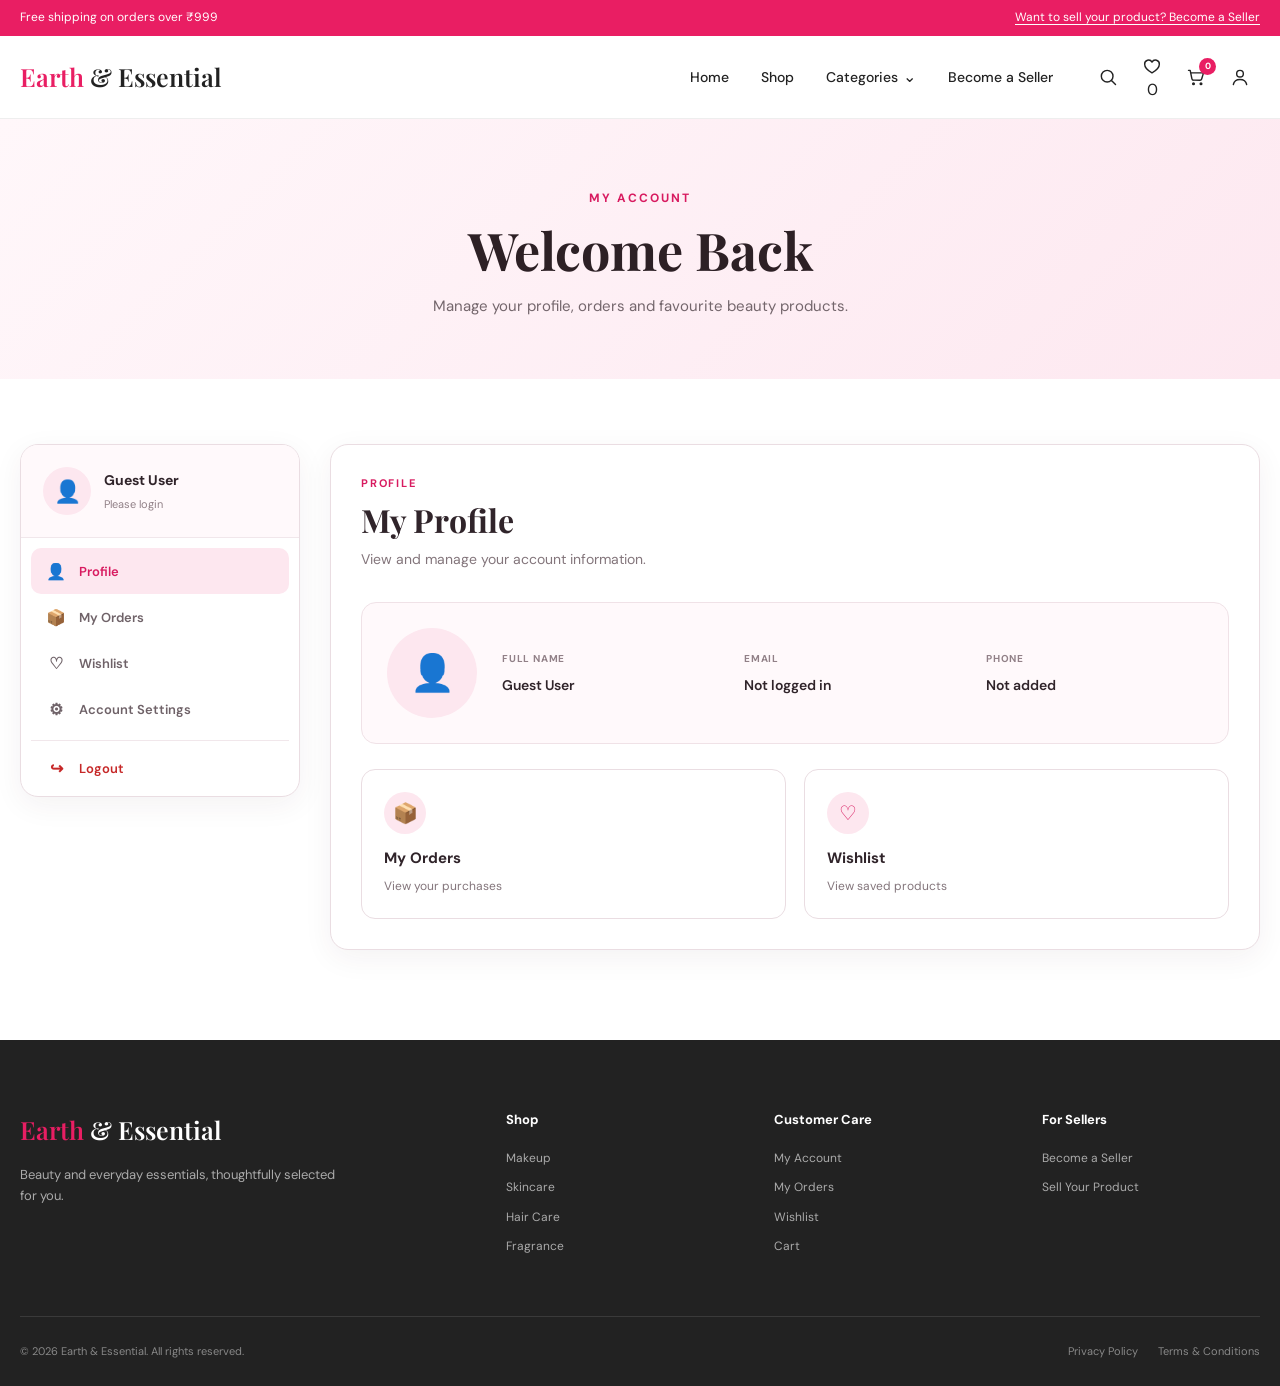
<file: account.html>
<!DOCTYPE html>
<html lang="en">
<head>
    <meta charset="UTF-8">
    <meta name="viewport" content="width=device-width, initial-scale=1.0">

    <meta
        name="description"
        content="My Account - Earth & Essential"
    >

    <title>My Account | Earth & Essential</title>

    <link rel="preconnect" href="https://fonts.googleapis.com">
    <link rel="preconnect" href="https://fonts.gstatic.com" crossorigin>

    <link
        href="https://fonts.googleapis.com/css2?family=DM+Sans:wght@400;500;600;700&family=Playfair+Display:wght@500;600;700&display=swap"
        rel="stylesheet"
    >

    <link rel="stylesheet" href="css/style.css">
    <link rel="stylesheet" href="css/account.css">
</head>

<body>

    <div class="top-bar">
        <div class="container top-bar-content">
            <p>Free shipping on orders over ₹999</p>
            <a href="seller.html">
                Want to sell your product? Become a Seller
            </a>
        </div>
    </div>


    <header class="header">

        <div class="container navbar">

            <a href="index.html" class="logo">
                <span>Earth</span> & Essential
            </a>


            <nav class="desktop-nav">

                <a href="index.html">Home</a>

                <a href="shop.html">Shop</a>

                <div class="nav-dropdown">

                    <button
                        class="nav-dropdown-button"
                        type="button"
                    >
                        Categories
                        <span>⌄</span>
                    </button>


                    <div class="category-dropdown">

                        <div class="dropdown-column">

                            <h4>Makeup</h4>

                            <a href="shop.html?category=makeup">
                                Face Makeup
                            </a>

                            <a href="shop.html?category=makeup">
                                Eye Makeup
                            </a>

                            <a href="shop.html?category=makeup">
                                Lip Makeup
                            </a>

                            <a href="shop.html?category=makeup">
                                Makeup Brushes
                            </a>

                        </div>


                        <div class="dropdown-column">

                            <h4>Skincare</h4>

                            <a href="shop.html?category=skincare">
                                Face Wash
                            </a>

                            <a href="shop.html?category=skincare">
                                Serums
                            </a>

                            <a href="shop.html?category=skincare">
                                Moisturizers
                            </a>

                            <a href="shop.html?category=skincare">
                                Face Masks
                            </a>

                        </div>


                        <div class="dropdown-column">

                            <h4>Hair Care</h4>

                            <a href="shop.html?category=hair-care">
                                Shampoo
                            </a>

                            <a href="shop.html?category=hair-care">
                                Conditioner
                            </a>

                            <a href="shop.html?category=hair-care">
                                Hair Oil
                            </a>

                            <a href="shop.html?category=hair-care">
                                Hair Styling
                            </a>

                        </div>


                        <div class="dropdown-column">

                            <h4>More</h4>

                            <a href="shop.html?category=fragrance">
                                Fragrance
                            </a>

                            <a href="shop.html?category=bath-body">
                                Bath & Body
                            </a>

                            <a href="shop.html?category=beauty-tools">
                                Beauty Tools
                            </a>

                            <a href="shop.html">
                                View All Products
                            </a>

                        </div>

                    </div>

                </div>


                <a href="seller.html">
                    Become a Seller
                </a>

            </nav>


            <div class="nav-actions">

                <button
                    class="nav-icon search-button"
                    type="button"
                    aria-label="Search"
                >
                    <svg viewBox="0 0 24 24">

                        <circle
                            cx="11"
                            cy="11"
                            r="7"
                        ></circle>

                        <path
                            d="M16.5 16.5L21 21"
                        ></path>

                    </svg>

                </button>


                <a
                    href="wishlist.html"
                    class="nav-icon"
                    aria-label="Wishlist"
                >

                    <svg viewBox="0 0 24 24">

                        <path
                            d="M20.8 8.7c0 5.5-8.8 10.3-8.8 10.3S3.2 14.2 3.2 8.7A4.7 4.7 0 0 1 12 6.1a4.7 4.7 0 0 1 8.8 2.6Z"
                        ></path>

                    </svg>

                    <span class="wishlist-count">0</span>

                </a>


                <a
                    href="cart.html"
                    class="nav-icon cart-button"
                    aria-label="Cart"
                >

                    <svg viewBox="0 0 24 24">

                        <path
                            d="M3 4h2l2.1 10.2a2 2 0 0 0 2 1.6h7.8a2 2 0 0 0 1.9-1.4L21 7H6"
                        ></path>

                        <circle
                            cx="9"
                            cy="20"
                            r="1"
                        ></circle>

                        <circle
                            cx="18"
                            cy="20"
                            r="1"
                        ></circle>

                    </svg>

                    <span class="cart-count">0</span>

                </a>


                <a
                    href="account.html"
                    class="nav-icon active"
                    aria-label="Account"
                >

                    <svg viewBox="0 0 24 24">

                        <circle
                            cx="12"
                            cy="8"
                            r="4"
                        ></circle>

                        <path
                            d="M4 21c.8-4 3.5-6 8-6s7.2 2 8 6"
                        ></path>

                    </svg>

                </a>


                <button
                    class="menu-button"
                    type="button"
                    aria-label="Open menu"
                    aria-expanded="false"
                >
                    <span></span>
                    <span></span>
                    <span></span>
                </button>

            </div>

        </div>


        <div class="mobile-menu">

            <a href="index.html">Home</a>

            <a href="shop.html">Shop</a>

            <div class="mobile-category-title">
                Categories
            </div>

            <a href="shop.html?category=makeup">
                Makeup
            </a>

            <a href="shop.html?category=skincare">
                Skincare
            </a>

            <a href="shop.html?category=hair-care">
                Hair Care
            </a>

            <a href="shop.html?category=fragrance">
                Fragrance
            </a>

            <a href="shop.html?category=bath-body">
                Bath & Body
            </a>

            <a href="shop.html?category=beauty-tools">
                Beauty Tools
            </a>

            <a href="seller.html">
                Become a Seller
            </a>

            <a href="account.html">
                Account
            </a>

        </div>

    </header>


    <main>

        <section class="account-header">

            <div class="container">

                <span class="eyebrow">
                    MY ACCOUNT
                </span>

                <h1>
                    Welcome Back
                </h1>

                <p>
                    Manage your profile, orders and
                    favourite beauty products.
                </p>

            </div>

        </section>


        <section class="account-section">

            <div class="container">

                <div class="account-layout">


                    <aside class="account-sidebar">

                        <div class="account-user">

                            <div class="account-avatar">
                                👤
                            </div>

                            <div>

                                <strong id="accountUserName">
                                    Guest User
                                </strong>

                                <span id="accountUserEmail">
                                    Please login
                                </span>

                            </div>

                        </div>


                        <nav class="account-menu">

                            <button
                                type="button"
                                class="account-menu-item active"
                                data-section="profile"
                            >
                                <span>👤</span>
                                Profile
                            </button>


                            <button
                                type="button"
                                class="account-menu-item"
                                data-section="orders"
                            >
                                <span>📦</span>
                                My Orders
                            </button>


                            <button
                                type="button"
                                class="account-menu-item"
                                data-section="wishlist"
                            >
                                <span>♡</span>
                                Wishlist
                            </button>


                            <button
                                type="button"
                                class="account-menu-item"
                                data-section="settings"
                            >
                                <span>⚙</span>
                                Account Settings
                            </button>


                            <button
                                type="button"
                                class="account-menu-item logout-button"
                                id="logoutButton"
                            >
                                <span>↪</span>
                                Logout
                            </button>

                        </nav>

                    </aside>


                    <div class="account-content">


                        <section
                            class="account-panel active"
                            id="profileSection"
                        >

                            <div class="account-panel-header">

                                <span class="eyebrow">
                                    PROFILE
                                </span>

                                <h2>
                                    My Profile
                                </h2>

                                <p>
                                    View and manage your account
                                    information.
                                </p>

                            </div>


                            <div class="profile-card">

                                <div class="profile-avatar">
                                    👤
                                </div>


                                <div class="profile-info">

                                    <div>

                                        <span>
                                            Full Name
                                        </span>

                                        <strong id="profileName">
                                            Guest User
                                        </strong>

                                    </div>


                                    <div>

                                        <span>
                                            Email
                                        </span>

                                        <strong id="profileEmail">
                                            Not logged in
                                        </strong>

                                    </div>


                                    <div>

                                        <span>
                                            Phone
                                        </span>

                                        <strong id="profilePhone">
                                            Not added
                                        </strong>

                                    </div>

                                </div>

                            </div>


                            <div class="account-action-grid">

                                <a
                                    href="orders.html"
                                    class="account-action-card"
                                >

                                    <span>📦</span>

                                    <strong>
                                        My Orders
                                    </strong>

                                    <small>
                                        View your purchases
                                    </small>

                                </a>


                                <a
                                    href="wishlist.html"
                                    class="account-action-card"
                                >

                                    <span>♡</span>

                                    <strong>
                                        Wishlist
                                    </strong>

                                    <small>
                                        View saved products
                                    </small>

                                </a>

                            </div>

                        </section>


                        <section
                            class="account-panel"
                            id="ordersSection"
                        >

                            <div class="account-panel-header">

                                <span class="eyebrow">
                                    PURCHASES
                                </span>

                                <h2>
                                    My Orders
                                </h2>

                                <p>
                                    View your recently placed orders.
                                </p>

                            </div>


                            <a
                                href="orders.html"
                                class="account-primary-button"
                            >
                                View All Orders
                            </a>

                        </section>


                        <section
                            class="account-panel"
                            id="wishlistSection"
                        >

                            <div class="account-panel-header">

                                <span class="eyebrow">
                                    SAVED PRODUCTS
                                </span>

                                <h2>
                                    My Wishlist
                                </h2>

                                <p>
                                    View products you have saved.
                                </p>

                            </div>


                            <a
                                href="wishlist.html"
                                class="account-primary-button"
                            >
                                Open Wishlist
                            </a>

                        </section>


                        <section
                            class="account-panel"
                            id="settingsSection"
                        >

                            <div class="account-panel-header">

                                <span class="eyebrow">
                                    SETTINGS
                                </span>

                                <h2>
                                    Account Settings
                                </h2>

                                <p>
                                    Manage your account preferences.
                                </p>

                            </div>


                            <div class="settings-note">

                                <strong>
                                    Demo Account System
                                </strong>

                                <p>
                                    This demo website currently
                                   
                                </p>

                            </div>

                        </section>

                    </div>

                </div>

            </div>

        </section>

    </main>


    <footer class="footer">

        <div class="container footer-grid">

            <div class="footer-brand">

                <a href="index.html" class="logo">
                    <span>Earth</span> & Essential
                </a>

                <p>
                    Beauty and everyday essentials,
                    thoughtfully selected for you.
                </p>

            </div>


            <div class="footer-column">

                <h3>Shop</h3>

                <a href="shop.html?category=makeup">
                    Makeup
                </a>

                <a href="shop.html?category=skincare">
                    Skincare
                </a>

                <a href="shop.html?category=hair-care">
                    Hair Care
                </a>

                <a href="shop.html?category=fragrance">
                    Fragrance
                </a>

            </div>


            <div class="footer-column">

                <h3>Customer Care</h3>

                <a href="account.html">
                    My Account
                </a>

                <a href="orders.html">
                    My Orders
                </a>

                <a href="wishlist.html">
                    Wishlist
                </a>

                <a href="cart.html">
                    Cart
                </a>

            </div>


            <div class="footer-column">

                <h3>For Sellers</h3>

                <a href="seller.html">
                    Become a Seller
                </a>

                <a href="seller.html">
                    Sell Your Product
                </a>

            </div>

        </div>


        <div class="container footer-bottom">

            <p>
                © 2026 Earth & Essential.
                All rights reserved.
            </p>

            <div>

                <a href="#">
                    Privacy Policy
                </a>

                <a href="#">
                    Terms & Conditions
                </a>

            </div>

        </div>

    </footer>


    <script src="js/script.js"></script>
    <script src="js/account.js"></script>

</body>
</html>
</file>
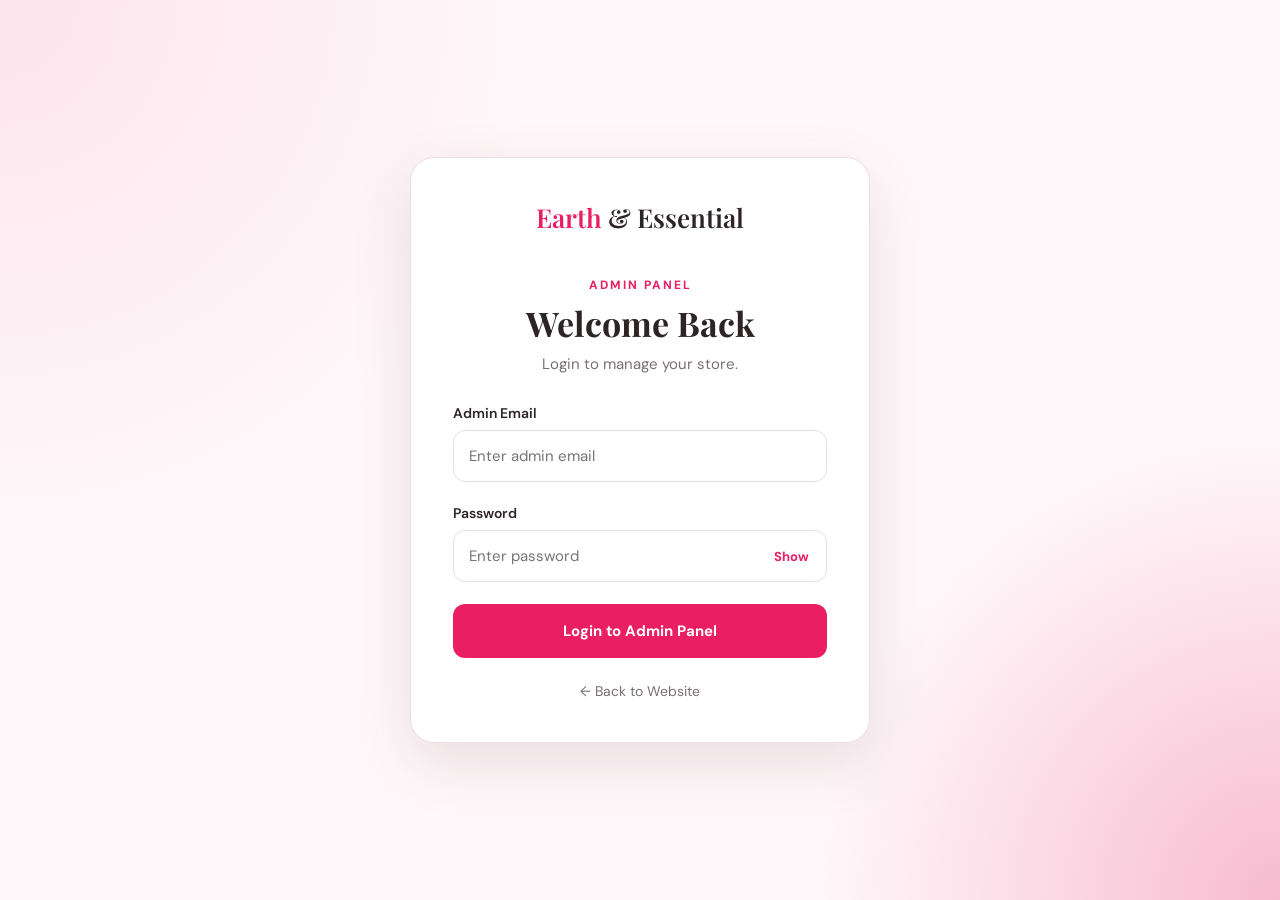
<file: admin-login.html>
<!DOCTYPE html>
<html lang="en">
<head>
    <meta charset="UTF-8">
    <meta name="viewport" content="width=device-width, initial-scale=1.0">

    <meta
        name="description"
        content="Earth & Essential Admin Login"
    >

    <title>Admin Login | Earth & Essential</title>

    <link rel="preconnect" href="https://fonts.googleapis.com">
    <link
        rel="preconnect"
        href="https://fonts.gstatic.com"
        crossorigin
    >

    <link
        href="https://fonts.googleapis.com/css2?family=DM+Sans:wght@400;500;600;700&family=Playfair+Display:wght@500;600;700&display=swap"
        rel="stylesheet"
    >

    <link rel="stylesheet" href="css/admin-login.css">
</head>

<body>

    <main class="admin-login-page">

        <div class="admin-login-card">

            <a href="index.html" class="admin-logo">
                <span>Earth</span> & Essential
            </a>

            <div class="admin-login-header">

                <span class="admin-eyebrow">
                    ADMIN PANEL
                </span>

                <h1>
                    Welcome Back
                </h1>

                <p>
                    Login to manage your store.
                </p>

            </div>


            <form id="adminLoginForm">

                <div class="form-group">

                    <label for="adminEmail">
                        Admin Email
                    </label>

                    <input
                        type="email"
                        id="adminEmail"
                        name="adminEmail"
                        placeholder="Enter admin email"
                        autocomplete="username"
                        required
                    >

                </div>


                <div class="form-group">

                    <label for="adminPassword">
                        Password
                    </label>

                    <div class="password-wrapper">

                        <input
                            type="password"
                            id="adminPassword"
                            name="adminPassword"
                            placeholder="Enter password"
                            autocomplete="current-password"
                            required
                        >

                        <button
                            type="button"
                            id="togglePassword"
                            class="toggle-password"
                            aria-label="Show password"
                        >
                            Show
                        </button>

                    </div>

                </div>


                <p
                    id="adminLoginError"
                    class="admin-login-error"
                    style="display:none;"
                ></p>


                <button
                    type="submit"
                    class="admin-login-button"
                >
                    Login to Admin Panel
                </button>

            </form>


            <a
                href="index.html"
                class="back-home"
            >
                ← Back to Website
            </a>

        </div>

    </main>


    <script src="js/admin-login.js"></script>

</body>
</html>
</file>
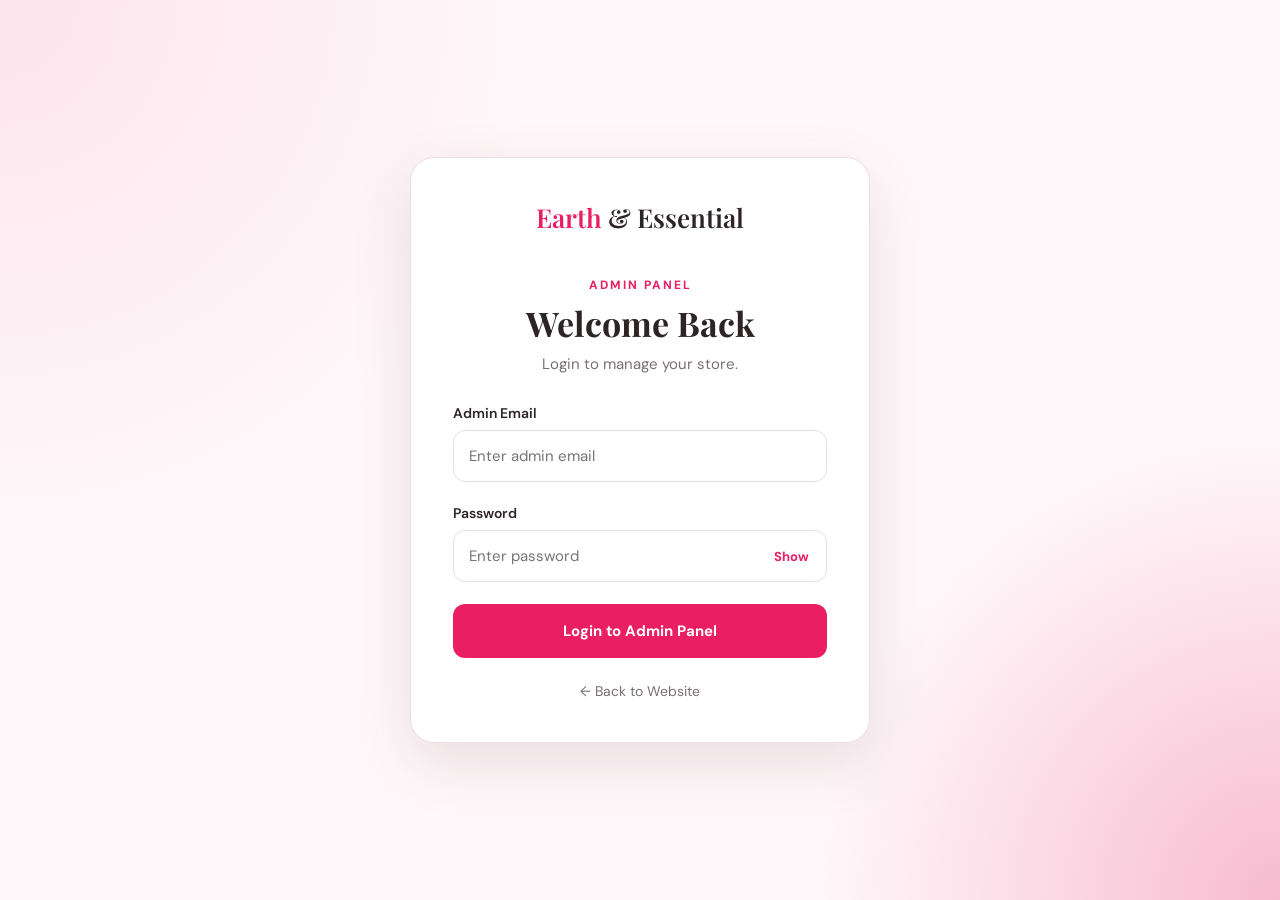
<file: admin.html>
<!DOCTYPE html>
<html lang="en">
<head>
    <meta charset="UTF-8">
    <meta name="viewport" content="width=device-width, initial-scale=1.0">

    <meta
        name="description"
        content="Earth & Essential Admin Panel"
    >

    <title>Admin Panel | Earth & Essential</title>
    <script>
    if (localStorage.getItem("earthEssentialAdmin") !== "true") {
        window.location.href = "admin-login.html";
    }
     </script>

    <link rel="preconnect" href="https://fonts.googleapis.com">
    <link rel="preconnect" href="https://fonts.gstatic.com" crossorigin>

    <link
        href="https://fonts.googleapis.com/css2?family=DM+Sans:wght@400;500;600;700&family=Playfair+Display:wght@500;600;700&display=swap"
        rel="stylesheet"
    >

    <link rel="stylesheet" href="css/style.css">
    <link rel="stylesheet" href="css/admin.css">
</head>

<body>

    <div class="admin-layout">

        <aside class="admin-sidebar">

            <div class="admin-brand">

                <a href="index.html" class="logo">
                    <span>Earth</span> & Essential
                </a>

                <p>Admin Panel</p>

            </div>


            <nav class="admin-nav">

                <button
                    type="button"
                    class="admin-nav-item active"
                    data-section="dashboard"
                >
                    <span>⌂</span>
                    Dashboard
                </button>


                <button
                    type="button"
                    class="admin-nav-item"
                    data-section="products"
                >
                    <span>▣</span>
                    Products
                </button>


                <button
                    type="button"
                    class="admin-nav-item"
                    data-section="orders"
                >
                    <span>▤</span>
                    Orders
                </button>


                <button
                    type="button"
                    class="admin-nav-item"
                    data-section="sellers"
                >
                    <span>♙</span>
                    Sellers
                </button>


                <button
                    type="button"
                    class="admin-nav-item"
                    data-section="offers"
                >
                    <span>％</span>
                    Offers
                </button>


                <button
                    type="button"
                    class="admin-nav-item"
                    data-section="customers"
                >
                    <span>♙</span>
                    Customers
                </button>

            </nav>


            <div class="admin-sidebar-bottom">

                <a href="index.html">
                    ← View Website
                </a>

                <button
                    type="button"
                    id="adminLogout"
                >
                    Logout
                </button>

            </div>

        </aside>


        <main class="admin-main">

            <header class="admin-header">

                <div>

                    <button
                        type="button"
                        class="admin-mobile-menu"
                        id="adminMobileMenu"
                        aria-label="Open admin menu"
                    >
                        ☰
                    </button>

                    <div class="admin-header-text">

                        <span class="eyebrow">
                            MANAGEMENT
                        </span>

                        <h1 id="adminPageTitle">
                            Dashboard
                        </h1>

                    </div>

                </div>


                <div class="admin-profile">

                    <div class="admin-avatar">
                        A
                    </div>

                    <div>

                        <strong>Admin</strong>

                        <span>
                            Store Owner
                        </span>

                    </div>

                </div>

            </header>


            <section
                class="admin-section active"
                id="dashboardSection"
            >

                <div class="admin-welcome">

                    <div>

                        <span class="eyebrow">
                            EARTH & ESSENTIAL
                        </span>

                        <h2>
                            Welcome to your dashboard
                        </h2>

                        <p>
                            Manage your beauty store,
                            products, orders and sellers
                            from one place.
                        </p>

                    </div>

                </div>


                <div class="admin-stats">

                    <div class="admin-stat-card">

                        <span class="stat-icon">
                            ₹
                        </span>

                        <div>

                            <p>Total Sales</p>

                            <h3 id="totalSales">
                                ₹0
                            </h3>

                        </div>

                    </div>


                    <div class="admin-stat-card">

                        <span class="stat-icon">
                            ▣
                        </span>

                        <div>

                            <p>Total Products</p>

                            <h3 id="totalProducts">
                                0
                            </h3>

                        </div>

                    </div>


                    <div class="admin-stat-card">

                        <span class="stat-icon">
                            ▤
                        </span>

                        <div>

                            <p>Total Orders</p>

                            <h3 id="totalOrders">
                                0
                            </h3>

                        </div>

                    </div>


                    <div class="admin-stat-card">

                        <span class="stat-icon">
                            ♙
                        </span>

                        <div>

                            <p>Customers</p>

                            <h3 id="totalCustomers">
                                0
                            </h3>

                        </div>

                    </div>

                </div>


                <div class="admin-dashboard-grid">

                    <div class="admin-panel-card">

                        <div class="admin-panel-heading">

                            <div>

                                <span class="eyebrow">
                                    STORE
                                </span>

                                <h3>
                                    Quick Actions
                                </h3>

                            </div>

                        </div>


                        <div class="quick-actions">

                            <button
                                type="button"
                                data-goto="products"
                            >
                                <span>＋</span>
                                Add Product
                            </button>

                            <button
                                type="button"
                                data-goto="orders"
                            >
                                <span>▤</span>
                                View Orders
                            </button>

                            <button
                                type="button"
                                data-goto="sellers"
                            >
                                <span>♙</span>
                                Manage Sellers
                            </button>

                            <button
                                type="button"
                                data-goto="offers"
                            >
                                <span>％</span>
                                Manage Offers
                            </button>

                        </div>

                    </div>


                    <div class="admin-panel-card">

                        <div class="admin-panel-heading">

                            <div>

                                <span class="eyebrow">
                                    ACTIVITY
                                </span>

                                <h3>
                                    Store Overview
                                </h3>

                            </div>

                        </div>


                        <div class="overview-list">

                            <div>
                                <span>
                                    Products
                                </span>

                                <strong id="overviewProducts">
                                    0
                                </strong>
                            </div>


                            <div>
                                <span>
                                    Orders
                                </span>

                                <strong id="overviewOrders">
                                    0
                                </strong>
                            </div>


                            <div>
                                <span>
                                    Customers
                                </span>

                                <strong id="overviewCustomers">
                                    0
                                </strong>
                            </div>


                            <div>
                                <span>
                                    Wishlist Items
                                </span>

                                <strong id="overviewWishlist">
                                    0
                                </strong>
                            </div>

                        </div>

                    </div>

                </div>

            </section>


            <section
                class="admin-section"
                id="productsSection"
            >

                <div class="admin-section-heading">

                    <div>

                        <span class="eyebrow">
                            CATALOG
                        </span>

                        <h2>
                            Products
                        </h2>

                    </div>

                    <button
                        type="button"
                        class="admin-primary-button"
                        id="addProductButton"
                    >
                        + Add Product
                    </button>

                </div>


                <div class="admin-panel-card">

                    <div class="admin-table-wrapper">

                        <table class="admin-table">

                            <thead>

                                <tr>

                                    <th>
                                        Product
                                    </th>

                                    <th>
                                        Category
                                    </th>

                                    <th>
                                        Price
                                    </th>

                                    <th>
                                        Stock
                                    </th>

                                    <th>
                                        Status
                                    </th>

                                    <th>
                                        Action
                                    </th>

                                </tr>

                            </thead>

                            <tbody id="adminProductsTable">

                            </tbody>

                        </table>

                    </div>

                </div>

            </section>


            <section
                class="admin-section"
                id="ordersSection"
            >

                <div class="admin-section-heading">

                    <div>

                        <span class="eyebrow">
                            SALES
                        </span>

                        <h2>
                            Orders
                        </h2>

                    </div>

                </div>


                <div class="admin-panel-card">

                    <div class="admin-table-wrapper">

                        <table class="admin-table">

                            <thead>

                                <tr>

                                    <th>
                                        Order ID
                                    </th>

                                    <th>
                                        Customer
                                    </th>

                                    <th>
                                        Items
                                    </th>

                                    <th>
                                        Total
                                    </th>

                                    <th>
                                        Status
                                    </th>

                                    <th>
                                        Date
                                    </th>

                                </tr>

                            </thead>

                            <tbody id="adminOrdersTable">

                            </tbody>

                        </table>

                    </div>

                </div>

            </section>


            <section
                class="admin-section"
                id="sellersSection"
            >

                <div class="admin-section-heading">

                    <div>

                        <span class="eyebrow">
                            MARKETPLACE
                        </span>

                        <h2>
                            Sellers
                        </h2>

                    </div>

                </div>


            <div class="admin-panel-card">

    <div class="admin-table-wrapper">

        <table class="admin-table">

            <thead>
                <tr>
                    <th>Seller</th>
                    <th>Business</th>
                    <th>Product</th>
                    <th>Category</th>
                    <th>Price</th>
                    <th>Stock</th>
                    <th>Status</th>
                    <th>Action</th>
                </tr>
            </thead>

            <tbody id="adminSellersTable">
            </tbody>

        </table>

    </div>

</div>

            </section>


            <section
                class="admin-section"
                id="offersSection"
            >

                <div class="admin-section-heading">

                    <div>

                        <span class="eyebrow">
                            PROMOTIONS
                        </span>

                        <h2>
                            Offers
                        </h2>

                    </div>

                    <button
                        type="button"
                        class="admin-primary-button"
                        id="addOfferButton"
                    >
                        + Add Offer
                    </button>

                </div>


                <div class="admin-panel-card">

                    <div
                        class="offers-list"
                        id="adminOffersList"
                    ></div>

                </div>

            </section>


            <section
                class="admin-section"
                id="customersSection"
            >

                <div class="admin-section-heading">

                    <div>

                        <span class="eyebrow">
                            USERS
                        </span>

                        <h2>
                            Customers
                        </h2>

                    </div>

                </div>


                <div class="admin-panel-card">

                    <div class="admin-table-wrapper">

                        <table class="admin-table">

                            <thead>

                                <tr>

                                    <th>
                                        Name
                                    </th>

                                    <th>
                                        Email
                                    </th>

                                    <th>
                                        Phone
                                    </th>

                                    <th>
                                        Joined
                                    </th>

                                </tr>

                            </thead>

                            <tbody id="adminCustomersTable">

                            </tbody>

                        </table>

                    </div>

                </div>

            </section>

        </main>

    </div>


    <div
        class="admin-modal"
        id="productModal"
        aria-hidden="true"
    >

        <div class="admin-modal-content">

            <div class="admin-modal-header">

                <div>

                    <span class="eyebrow">
                        CATALOG
                    </span>

                    <h2>
                        Add Product
                    </h2>

                </div>

                <button
                    type="button"
                    class="modal-close"
                    data-close-modal="productModal"
                    aria-label="Close"
                >
                    ×
                </button>

            </div>


            <form id="productForm">

                <div class="admin-form-grid">

                    <div class="admin-form-group">

                        <label for="adminProductName">
                            Product Name
                        </label>

                        <input
                            type="text"
                            id="adminProductName"
                            required
                        >

                    </div>


                    <div class="admin-form-group">

                        <label for="adminProductCategory">
                            Category
                        </label>

                        <select
                            id="adminProductCategory"
                            required
                        >

                            <option value="">
                                Select Category
                            </option>

                            <option value="makeup">
                                Makeup
                            </option>

                            <option value="skincare">
                                Skincare
                            </option>

                            <option value="hair-care">
                                Hair Care
                            </option>

                            <option value="fragrance">
                                Fragrance
                            </option>

                            <option value="bath-body">
                                Bath & Body
                            </option>

                            <option value="beauty-tools">
                                Beauty Tools
                            </option>

                        </select>

                    </div>


                    <div class="admin-form-group">

                        <label for="adminProductPrice">
                            Price
                        </label>

                        <input
                            type="number"
                            id="adminProductPrice"
                            min="0"
                            required
                        >

                    </div>


                    <div class="admin-form-group">

                        <label for="adminProductStock">
                            Stock
                        </label>

                        <input
                            type="number"
                            id="adminProductStock"
                            min="0"
                            value="10"
                            required
                        >

                    </div>

                </div>


                <button
                    type="submit"
                    class="admin-primary-button full-width"
                >
                    Save Product
                </button>

            </form>

        </div>

    </div>


    <div
        class="admin-modal"
        id="offerModal"
        aria-hidden="true"
    >

        <div class="admin-modal-content">

            <div class="admin-modal-header">

                <div>

                    <span class="eyebrow">
                        PROMOTION
                    </span>

                    <h2>
                        Add Offer
                    </h2>

                </div>

                <button
                    type="button"
                    class="modal-close"
                    data-close-modal="offerModal"
                    aria-label="Close"
                >
                    ×
                </button>

            </div>


            <form id="offerForm">

                <div class="admin-form-group">

                    <label for="offerTitle">
                        Offer Title
                    </label>

                    <input
                        type="text"
                        id="offerTitle"
                        placeholder="Example: Summer Beauty Sale"
                        required
                    >

                </div>


                <div class="admin-form-group">

                    <label for="offerDiscount">
                        Discount
                    </label>

                    <input
                        type="text"
                        id="offerDiscount"
                        placeholder="Example: 30% OFF"
                        required
                    >

                </div>


                <button
                    type="submit"
                    class="admin-primary-button full-width"
                >
                    Save Offer
                </button>

            </form>

        </div>

    </div>


    <script src="js/products.js"></script>
    <script src="js/admin.js"></script>

</body>
</html>
</file>
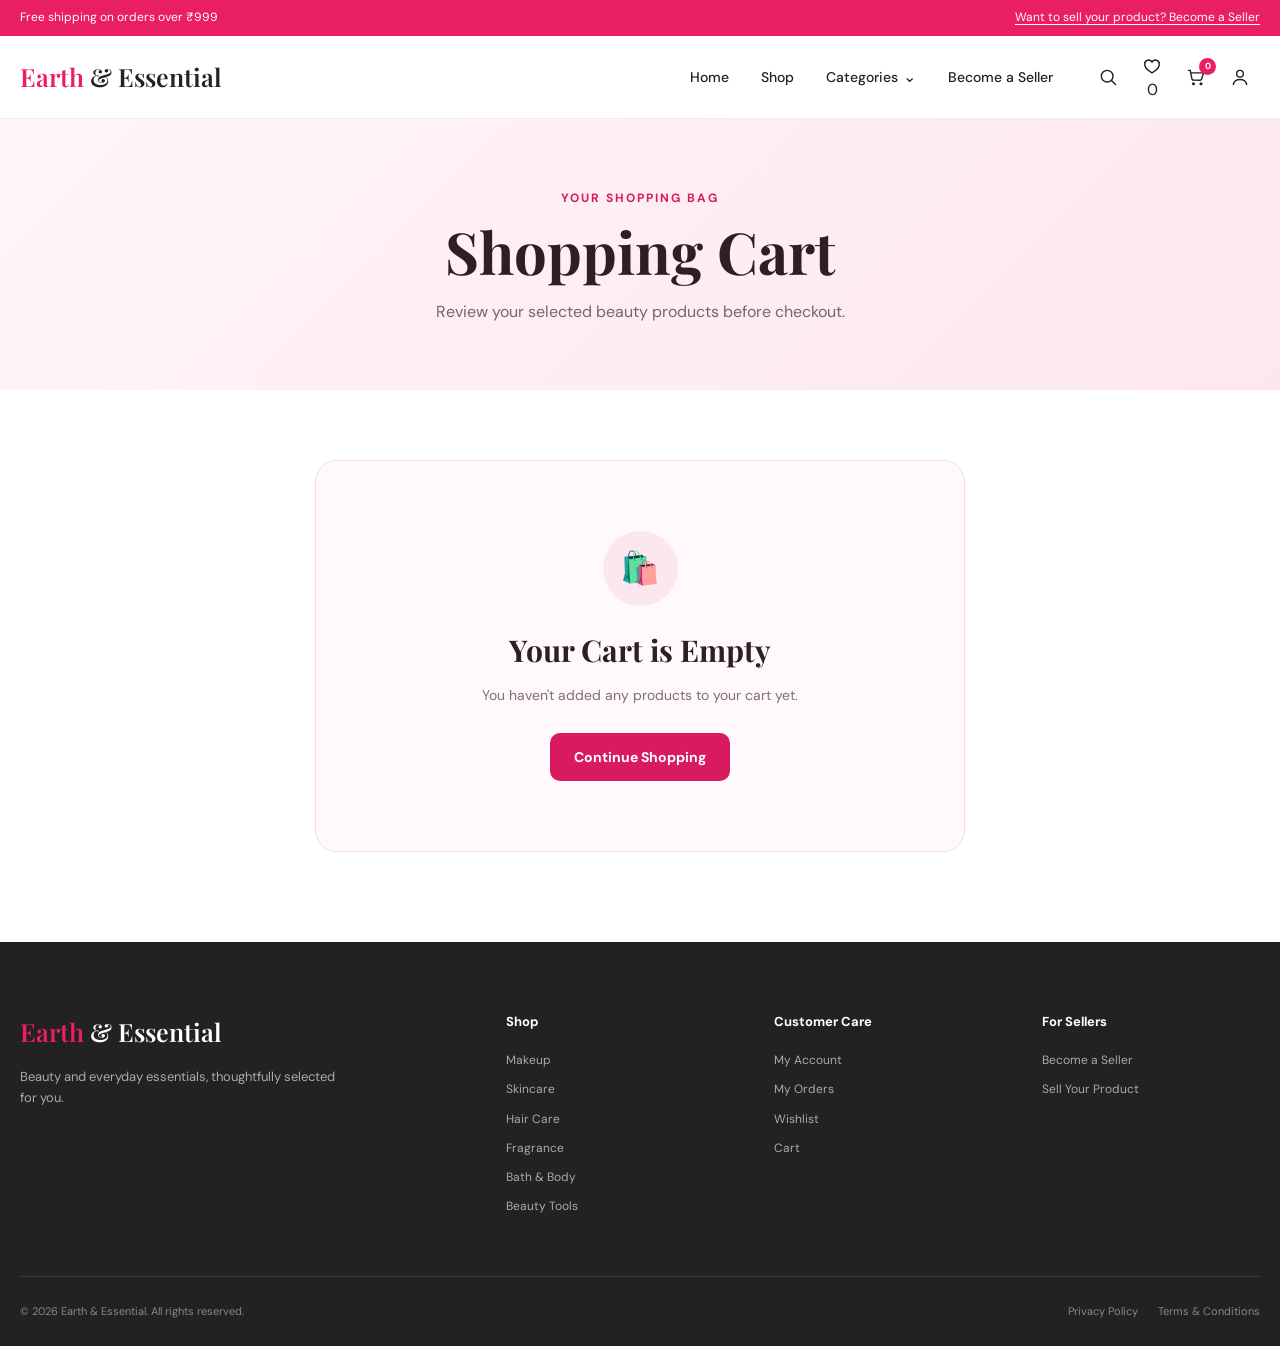
<file: cart.html>
<!DOCTYPE html>
<html lang="en">
<head>
    <meta charset="UTF-8">
    <meta name="viewport" content="width=device-width, initial-scale=1.0">

    <meta name="description" content="Your shopping cart - Earth & Essential">

    <title>Cart | Earth & Essential</title>

    <link rel="preconnect" href="https://fonts.googleapis.com">
    <link rel="preconnect" href="https://fonts.gstatic.com" crossorigin>

    <link
        href="https://fonts.googleapis.com/css2?family=DM+Sans:wght@400;500;600;700&family=Playfair+Display:wght@500;600;700&display=swap"
        rel="stylesheet"
    >

    <link rel="stylesheet" href="css/style.css">
    <link rel="stylesheet" href="css/cart.css">
</head>

<body>

    <div class="top-bar">
        <div class="container top-bar-content">

            <p>
                Free shipping on orders over ₹999
            </p>

            <a href="seller.html">
                Want to sell your product? Become a Seller
            </a>

        </div>
    </div>


    <header class="header">

        <div class="container navbar">

            <a href="index.html" class="logo">
                <span>Earth</span> & Essential
            </a>


            <nav class="desktop-nav">

                <a href="index.html">
                    Home
                </a>

                <a href="shop.html">
                    Shop
                </a>


                <div class="nav-dropdown">

                    <button
                        class="nav-dropdown-button"
                        type="button"
                    >
                        Categories
                        <span>⌄</span>
                    </button>


                    <div class="category-dropdown">

                        <div class="dropdown-column">

                            <h4>
                                Makeup
                            </h4>

                            <a href="shop.html?category=makeup">
                                Face Makeup
                            </a>

                            <a href="shop.html?category=makeup">
                                Eye Makeup
                            </a>

                            <a href="shop.html?category=makeup">
                                Lip Makeup
                            </a>

                            <a href="shop.html?category=makeup">
                                Makeup Brushes
                            </a>

                        </div>


                        <div class="dropdown-column">

                            <h4>
                                Skincare
                            </h4>

                            <a href="shop.html?category=skincare">
                                Face Wash
                            </a>

                            <a href="shop.html?category=skincare">
                                Serums
                            </a>

                            <a href="shop.html?category=skincare">
                                Moisturizers
                            </a>

                            <a href="shop.html?category=skincare">
                                Face Masks
                            </a>

                        </div>


                        <div class="dropdown-column">

                            <h4>
                                Hair Care
                            </h4>

                            <a href="shop.html?category=hair-care">
                                Shampoo
                            </a>

                            <a href="shop.html?category=hair-care">
                                Conditioner
                            </a>

                            <a href="shop.html?category=hair-care">
                                Hair Oil
                            </a>

                            <a href="shop.html?category=hair-care">
                                Hair Styling
                            </a>

                        </div>


                        <div class="dropdown-column">

                            <h4>
                                More
                            </h4>

                            <a href="shop.html?category=fragrance">
                                Fragrance
                            </a>

                            <a href="shop.html?category=bath-body">
                                Bath & Body
                            </a>

                            <a href="shop.html?category=beauty-tools">
                                Beauty Tools
                            </a>

                            <a href="shop.html">
                                View All Products
                            </a>

                        </div>

                    </div>

                </div>


                <a href="seller.html">
                    Become a Seller
                </a>

            </nav>


            <div class="nav-actions">

                <button
                    class="nav-icon search-button"
                    type="button"
                    aria-label="Search"
                >

                    <svg viewBox="0 0 24 24">

                        <circle
                            cx="11"
                            cy="11"
                            r="7"
                        ></circle>

                        <path
                            d="M16.5 16.5L21 21"
                        ></path>

                    </svg>

                </button>


                <a
                    href="wishlist.html"
                    class="nav-icon"
                    aria-label="Wishlist"
                >

                    <svg viewBox="0 0 24 24">

                        <path
                            d="M20.8 8.7c0 5.5-8.8 10.3-8.8 10.3S3.2 14.2 3.2 8.7A4.7 4.7 0 0 1 12 6.1a4.7 4.7 0 0 1 8.8 2.6Z"
                        ></path>

                    </svg>

                    <span class="wishlist-count">
                        0
                    </span>

                </a>


                <a
                    href="cart.html"
                    class="nav-icon active cart-button"
                    aria-label="Cart"
                >

                    <svg viewBox="0 0 24 24">

                        <path
                            d="M3 4h2l2.1 10.2a2 2 0 0 0 2 1.6h7.8a2 2 0 0 0 1.9-1.4L21 7H6"
                        ></path>

                        <circle
                            cx="9"
                            cy="20"
                            r="1"
                        ></circle>

                        <circle
                            cx="18"
                            cy="20"
                            r="1"
                        ></circle>

                    </svg>

                    <span class="cart-count">
                        0
                    </span>

                </a>


                <a
                    href="account.html"
                    class="nav-icon"
                    aria-label="Account"
                >

                    <svg viewBox="0 0 24 24">

                        <circle
                            cx="12"
                            cy="8"
                            r="4"
                        ></circle>

                        <path
                            d="M4 21c.8-4 3.5-6 8-6s7.2 2 8 6"
                        ></path>

                    </svg>

                </a>


                <button
                    class="menu-button"
                    type="button"
                    aria-label="Open menu"
                    aria-expanded="false"
                >

                    <span></span>
                    <span></span>
                    <span></span>

                </button>

            </div>

        </div>


        <div class="mobile-menu">

            <a href="index.html">
                Home
            </a>

            <a href="shop.html">
                Shop
            </a>

            <div class="mobile-category-title">
                Categories
            </div>

            <a href="shop.html?category=makeup">
                Makeup
            </a>

            <a href="shop.html?category=skincare">
                Skincare
            </a>

            <a href="shop.html?category=hair-care">
                Hair Care
            </a>

            <a href="shop.html?category=fragrance">
                Fragrance
            </a>

            <a href="shop.html?category=bath-body">
                Bath & Body
            </a>

            <a href="shop.html?category=beauty-tools">
                Beauty Tools
            </a>

            <a href="seller.html">
                Become a Seller
            </a>

            <a href="account.html">
                Account
            </a>

        </div>

    </header>


    <main>

        <section class="cart-header">

            <div class="container">

                <span class="eyebrow">
                    YOUR SHOPPING BAG
                </span>

                <h1>
                    Shopping Cart
                </h1>

                <p>
                    Review your selected beauty products
                    before checkout.
                </p>

            </div>

        </section>


        <section class="cart-section">

            <div class="container">


                <div
                    class="cart-empty"
                    id="cartEmpty"
                    style="display: none;"
                >

                    <div class="cart-empty-icon">
                        🛍️
                    </div>

                    <h2>
                        Your Cart is Empty
                    </h2>

                    <p>
                        You haven't added any products
                        to your cart yet.
                    </p>

                    <a
                        href="shop.html"
                        class="continue-shopping-button"
                    >
                        Continue Shopping
                    </a>

                </div>


                <div
                    class="cart-layout"
                    id="cartLayout"
                >


                    <div class="cart-main">


                        <div class="cart-top">

                            <div>

                                <h2>
                                    Your Products
                                </h2>

                                <span id="cartItemCount">
                                    0 items
                                </span>

                            </div>


                            <button
                                type="button"
                                id="clearCart"
                                class="clear-cart-button"
                            >
                                Clear Cart
                            </button>

                        </div>


                        <div
                            class="cart-products"
                            id="cartProducts"
                        ></div>


                        <a
                            href="shop.html"
                            class="continue-shopping-link"
                        >
                            ← Continue Shopping
                        </a>

                    </div>


                    <aside class="cart-summary">

                        <div class="summary-card">

                            <span class="eyebrow">
                                ORDER SUMMARY
                            </span>

                            <h2>
                                Cart Total
                            </h2>


                            <div class="summary-row">

                                <span>
                                    Subtotal
                                </span>

                                <strong id="cartSubtotal">
                                    ₹0
                                </strong>

                            </div>


                            <div class="summary-row">

                                <span>
                                    Shipping
                                </span>

                                <strong id="cartShipping">
                                    ₹0
                                </strong>

                            </div>


                            <div
                                class="cart-shipping-message"
                                id="cartShippingMessage"
                            >
                                Free shipping on orders
                                over ₹999
                            </div>


                            <div class="summary-divider"></div>


                            <div class="summary-total">

                                <span>
                                    Total
                                </span>

                                <strong id="cartTotal">
                                    ₹0
                                </strong>

                            </div>


                            <a
                                href="checkout.html"
                                id="checkoutButton"
                                class="checkout-button"
                            >
                                Proceed to Checkout
                                <span>→</span>
                            </a>


                            <div class="cart-trust">

                                <div>
                                    ✓ Secure Checkout
                                </div>

                                <div>
                                    ✓ Easy Ordering
                                </div>

                                <div>
                                    ✓ Demo Payment
                                </div>

                            </div>

                        </div>

                    </aside>

                </div>

            </div>

        </section>

    </main>


    <footer class="footer">

        <div class="container footer-grid">


            <div class="footer-brand">

                <a href="index.html" class="logo">
                    <span>Earth</span> & Essential
                </a>

                <p>
                    Beauty and everyday essentials,
                    thoughtfully selected for you.
                </p>

            </div>


            <div class="footer-column">

                <h3>
                    Shop
                </h3>

                <a href="shop.html?category=makeup">
                    Makeup
                </a>

                <a href="shop.html?category=skincare">
                    Skincare
                </a>

                <a href="shop.html?category=hair-care">
                    Hair Care
                </a>

                <a href="shop.html?category=fragrance">
                    Fragrance
                </a>

                <a href="shop.html?category=bath-body">
                    Bath & Body
                </a>

                <a href="shop.html?category=beauty-tools">
                    Beauty Tools
                </a>

            </div>


            <div class="footer-column">

                <h3>
                    Customer Care
                </h3>

                <a href="account.html">
                    My Account
                </a>

                <a href="orders.html">
                    My Orders
                </a>

                <a href="wishlist.html">
                    Wishlist
                </a>

                <a href="cart.html">
                    Cart
                </a>

            </div>


            <div class="footer-column">

                <h3>
                    For Sellers
                </h3>

                <a href="seller.html">
                    Become a Seller
                </a>

                <a href="seller.html">
                    Sell Your Product
                </a>

            </div>

        </div>


        <div class="container footer-bottom">

            <p>
                © 2026 Earth & Essential.
                All rights reserved.
            </p>

            <div>

                <a href="#">
                    Privacy Policy
                </a>

                <a href="#">
                    Terms & Conditions
                </a>

            </div>

        </div>

    </footer>


    <script src="js/products.js"></script>
    <script src="js/script.js"></script>
    <script src="js/cart.js"></script>

</body>
</html>
</file>
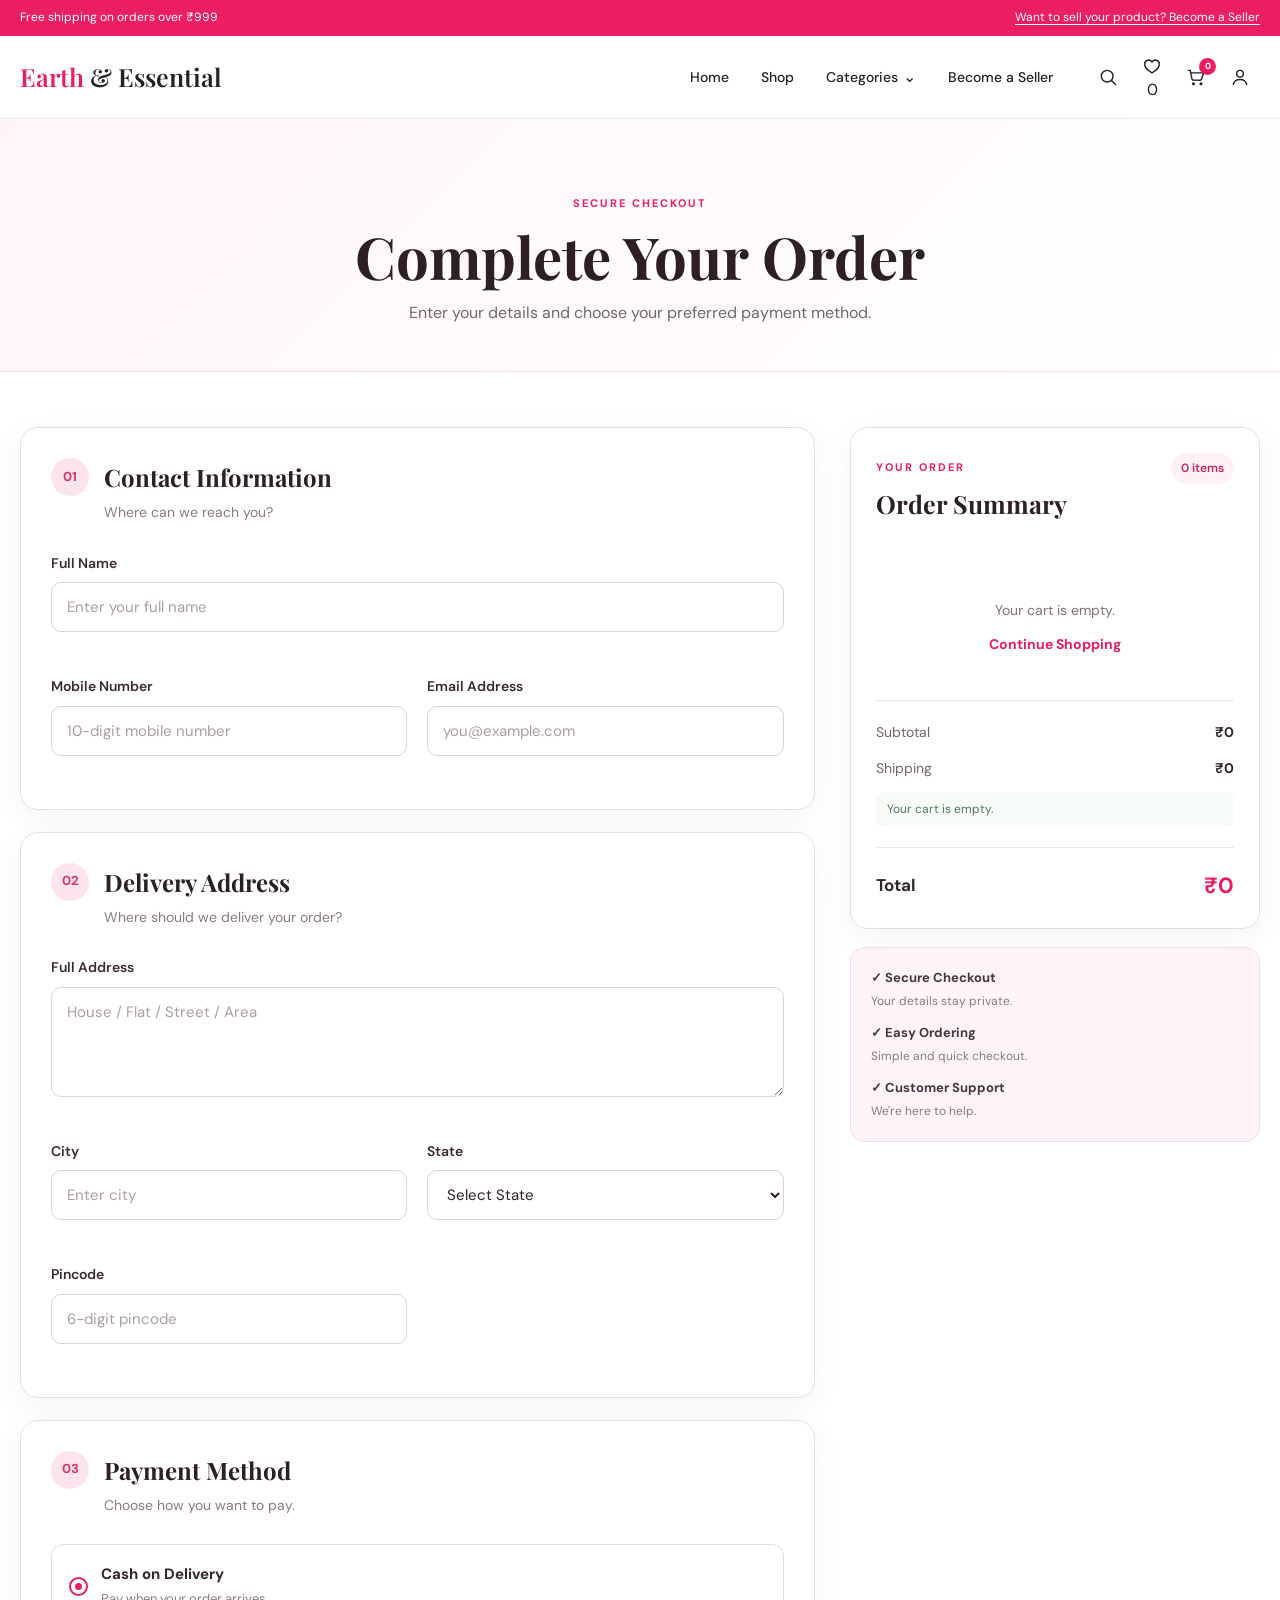
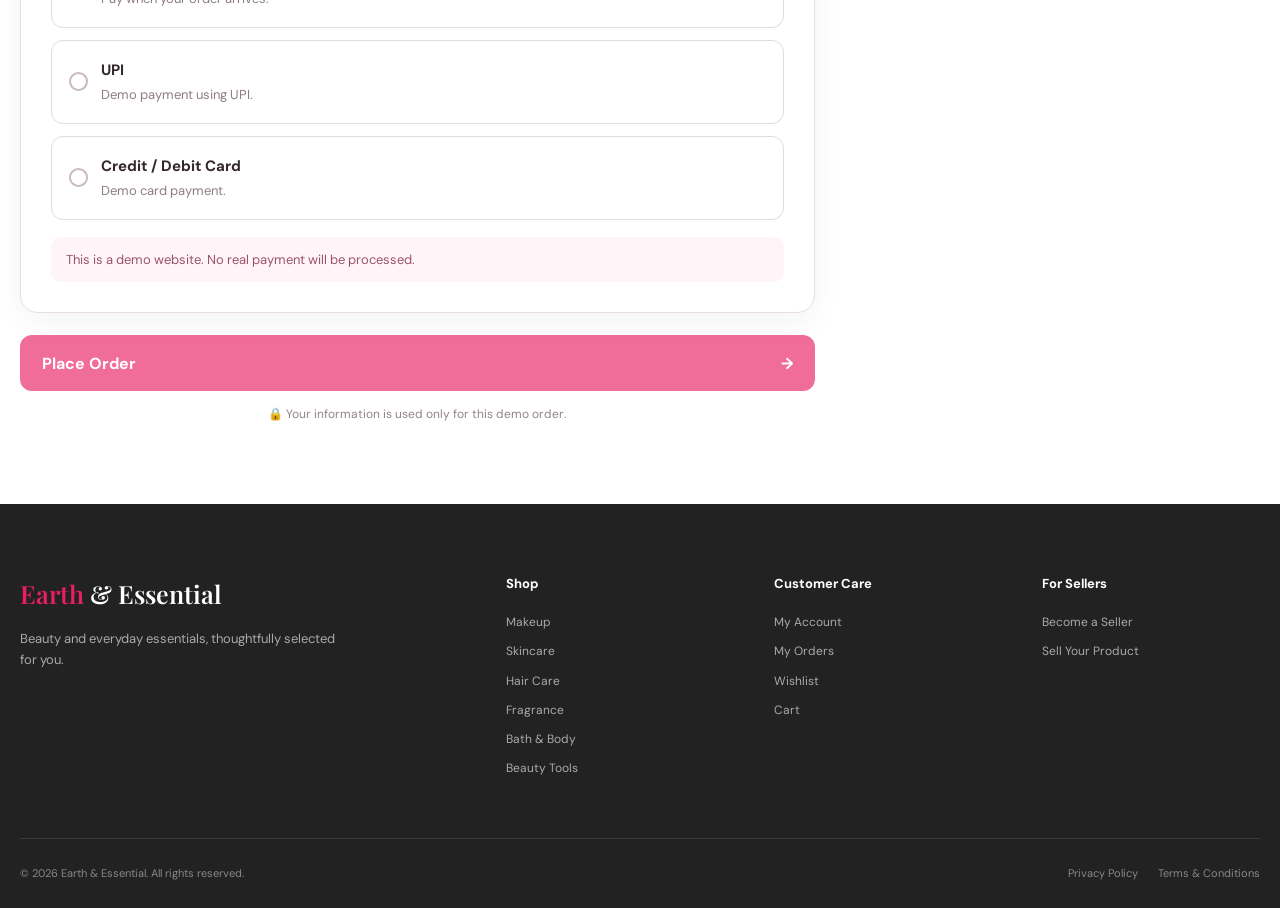
<file: checkout.html>
<!DOCTYPE html>
<html lang="en">
<head>
    <meta charset="UTF-8">
    <meta name="viewport" content="width=device-width, initial-scale=1.0">
    <meta name="description" content="Checkout - Earth & Essential">
    <title>Checkout | Earth & Essential</title>

    <link rel="preconnect" href="https://fonts.googleapis.com">
    <link rel="preconnect" href="https://fonts.gstatic.com" crossorigin>

    <link href="https://fonts.googleapis.com/css2?family=DM+Sans:wght@400;500;600;700&family=Playfair+Display:wght@500;600;700&display=swap" rel="stylesheet">

    <link rel="stylesheet" href="css/style.css">
    <link rel="stylesheet" href="css/checkout.css">
</head>

<body>

    <div class="top-bar">
        <div class="container top-bar-content">
            <p>Free shipping on orders over ₹999</p>
            <a href="seller.html">Want to sell your product? Become a Seller</a>
        </div>
    </div>


    <header class="header">

        <div class="container navbar">

            <a href="index.html" class="logo">
                <span>Earth</span> & Essential
            </a>


            <nav class="desktop-nav">

                <a href="index.html">Home</a>

                <a href="shop.html">Shop</a>


                <div class="nav-dropdown">

                    <button
                        class="nav-dropdown-button"
                        type="button"
                    >
                        Categories
                        <span>⌄</span>
                    </button>


                    <div class="category-dropdown">

                        <div class="dropdown-column">

                            <h4>Makeup</h4>

                            <a href="shop.html?category=makeup">
                                Face Makeup
                            </a>

                            <a href="shop.html?category=makeup">
                                Eye Makeup
                            </a>

                            <a href="shop.html?category=makeup">
                                Lip Makeup
                            </a>

                            <a href="shop.html?category=makeup">
                                Makeup Brushes
                            </a>

                        </div>


                        <div class="dropdown-column">

                            <h4>Skincare</h4>

                            <a href="shop.html?category=skincare">
                                Face Wash
                            </a>

                            <a href="shop.html?category=skincare">
                                Serums
                            </a>

                            <a href="shop.html?category=skincare">
                                Moisturizers
                            </a>

                            <a href="shop.html?category=skincare">
                                Face Masks
                            </a>

                        </div>


                        <div class="dropdown-column">

                            <h4>Hair Care</h4>

                            <a href="shop.html?category=hair-care">
                                Shampoo
                            </a>

                            <a href="shop.html?category=hair-care">
                                Conditioner
                            </a>

                            <a href="shop.html?category=hair-care">
                                Hair Oil
                            </a>

                            <a href="shop.html?category=hair-care">
                                Hair Styling
                            </a>

                        </div>


                        <div class="dropdown-column">

                            <h4>More</h4>

                            <a href="shop.html?category=fragrance">
                                Fragrance
                            </a>

                            <a href="shop.html?category=bath-body">
                                Bath & Body
                            </a>

                            <a href="shop.html?category=beauty-tools">
                                Beauty Tools
                            </a>

                            <a href="shop.html">
                                View All Products
                            </a>

                        </div>

                    </div>

                </div>


                <a href="seller.html">
                    Become a Seller
                </a>

            </nav>


            <div class="nav-actions">

                <button
                    class="nav-icon search-button"
                    type="button"
                    aria-label="Search"
                >
                    <svg viewBox="0 0 24 24">
                        <circle
                            cx="11"
                            cy="11"
                            r="7"
                        ></circle>

                        <path
                            d="M16.5 16.5L21 21"
                        ></path>
                    </svg>
                </button>


                <a
                    href="wishlist.html"
                    class="nav-icon"
                    aria-label="Wishlist"
                >
                    <svg viewBox="0 0 24 24">
                        <path
                            d="M20.8 8.7c0 5.5-8.8 10.3-8.8 10.3S3.2 14.2 3.2 8.7A4.7 4.7 0 0 1 12 6.1a4.7 4.7 0 0 1 8.8 2.6Z"
                        ></path>
                    </svg>

                    <span class="wishlist-count">
                        0
                    </span>
                </a>


                <a
                    href="cart.html"
                    class="nav-icon cart-button"
                    aria-label="Cart"
                >
                    <svg viewBox="0 0 24 24">
                        <path
                            d="M3 4h2l2.1 10.2a2 2 0 0 0 2 1.6h7.8a2 2 0 0 0 1.9-1.4L21 7H6"
                        ></path>

                        <circle
                            cx="9"
                            cy="20"
                            r="1"
                        ></circle>

                        <circle
                            cx="18"
                            cy="20"
                            r="1"
                        ></circle>
                    </svg>

                    <span class="cart-count">
                        0
                    </span>
                </a>


                <a
                    href="account.html"
                    class="nav-icon"
                    aria-label="Account"
                >
                    <svg viewBox="0 0 24 24">
                        <circle
                            cx="12"
                            cy="8"
                            r="4"
                        ></circle>

                        <path
                            d="M4 21c.8-4 3.5-6 8-6s7.2 2 8 6"
                        ></path>
                    </svg>
                </a>


                <button
                    class="menu-button"
                    type="button"
                    aria-label="Open menu"
                    aria-expanded="false"
                >
                    <span></span>
                    <span></span>
                    <span></span>
                </button>

            </div>

        </div>


        <div class="mobile-menu">

            <a href="index.html">
                Home
            </a>

            <a href="shop.html">
                Shop
            </a>

            <div class="mobile-category-title">
                Categories
            </div>

            <a href="shop.html?category=makeup">
                Makeup
            </a>

            <a href="shop.html?category=skincare">
                Skincare
            </a>

            <a href="shop.html?category=hair-care">
                Hair Care
            </a>

            <a href="shop.html?category=fragrance">
                Fragrance
            </a>

            <a href="shop.html?category=bath-body">
                Bath & Body
            </a>

            <a href="shop.html?category=beauty-tools">
                Beauty Tools
            </a>

            <a href="seller.html">
                Become a Seller
            </a>

            <a href="account.html">
                Account
            </a>

        </div>

    </header>


    <main>

        <section class="checkout-header">

            <div class="container">

                <span class="eyebrow">
                    SECURE CHECKOUT
                </span>

                <h1>
                    Complete Your Order
                </h1>

                <p>
                    Enter your details and choose your
                    preferred payment method.
                </p>

            </div>

        </section>


        <section class="checkout-section">

            <div class="container checkout-layout">


                <div class="checkout-main">


                    <div class="checkout-card">

                        <div class="checkout-card-heading">

                            <span class="checkout-step">
                                01
                            </span>

                            <div>
                                <h2>
                                    Contact Information
                                </h2>

                                <p>
                                    Where can we reach you?
                                </p>
                            </div>

                        </div>


                        <div class="form-grid">

                            <div class="form-group full-width">

                                <label for="fullName">
                                    Full Name
                                </label>

                                <input
                                    type="text"
                                    id="fullName"
                                    name="fullName"
                                    placeholder="Enter your full name"
                                    autocomplete="name"
                                >

                                <small
                                    class="form-error"
                                    id="fullNameError"
                                ></small>

                            </div>


                            <div class="form-group">

                                <label for="phone">
                                    Mobile Number
                                </label>

                                <input
                                    type="tel"
                                    id="phone"
                                    name="phone"
                                    placeholder="10-digit mobile number"
                                    maxlength="10"
                                    autocomplete="tel"
                                >

                                <small
                                    class="form-error"
                                    id="phoneError"
                                ></small>

                            </div>


                            <div class="form-group">

                                <label for="email">
                                    Email Address
                                </label>

                                <input
                                    type="email"
                                    id="email"
                                    name="email"
                                    placeholder="you@example.com"
                                    autocomplete="email"
                                >

                                <small
                                    class="form-error"
                                    id="emailError"
                                ></small>

                            </div>

                        </div>

                    </div>



                    <div class="checkout-card">

                        <div class="checkout-card-heading">

                            <span class="checkout-step">
                                02
                            </span>

                            <div>
                                <h2>
                                    Delivery Address
                                </h2>

                                <p>
                                    Where should we deliver your order?
                                </p>
                            </div>

                        </div>


                        <div class="form-grid">


                            <div class="form-group full-width">

                                <label for="address">
                                    Full Address
                                </label>

                                <textarea
                                    id="address"
                                    name="address"
                                    rows="4"
                                    placeholder="House / Flat / Street / Area"
                                ></textarea>

                                <small
                                    class="form-error"
                                    id="addressError"
                                ></small>

                            </div>


                            <div class="form-group">

                                <label for="city">
                                    City
                                </label>

                                <input
                                    type="text"
                                    id="city"
                                    name="city"
                                    placeholder="Enter city"
                                >

                                <small
                                    class="form-error"
                                    id="cityError"
                                ></small>

                            </div>


                            <div class="form-group">

                                <label for="state">
                                    State
                                </label>

                                <select
                                    id="state"
                                    name="state"
                                >

                                    <option value="">
                                        Select State
                                    </option>

                                    <option value="Gujarat">
                                        Gujarat
                                    </option>

                                    <option value="Maharashtra">
                                        Maharashtra
                                    </option>

                                    <option value="Rajasthan">
                                        Rajasthan
                                    </option>

                                    <option value="Madhya Pradesh">
                                        Madhya Pradesh
                                    </option>

                                    <option value="Delhi">
                                        Delhi
                                    </option>

                                    <option value="Other">
                                        Other
                                    </option>

                                </select>

                                <small
                                    class="form-error"
                                    id="stateError"
                                ></small>

                            </div>


                            <div class="form-group">

                                <label for="pincode">
                                    Pincode
                                </label>

                                <input
                                    type="text"
                                    id="pincode"
                                    name="pincode"
                                    placeholder="6-digit pincode"
                                    maxlength="6"
                                    inputmode="numeric"
                                >

                                <small
                                    class="form-error"
                                    id="pincodeError"
                                ></small>

                            </div>

                        </div>

                    </div>



                    <div class="checkout-card">

                        <div class="checkout-card-heading">

                            <span class="checkout-step">
                                03
                            </span>

                            <div>
                                <h2>
                                    Payment Method
                                </h2>

                                <p>
                                    Choose how you want to pay.
                                </p>
                            </div>

                        </div>


                        <div class="payment-options">


                            <label class="payment-option">

                                <input
                                    type="radio"
                                    name="paymentMethod"
                                    value="cod"
                                    checked
                                >

                                <span class="payment-radio"></span>

                                <span class="payment-content">

                                    <strong>
                                        Cash on Delivery
                                    </strong>

                                    <small>
                                        Pay when your order arrives.
                                    </small>

                                </span>

                            </label>


                            <label class="payment-option">

                                <input
                                    type="radio"
                                    name="paymentMethod"
                                    value="upi"
                                >

                                <span class="payment-radio"></span>

                                <span class="payment-content">

                                    <strong>
                                        UPI
                                    </strong>

                                    <small>
                                        Demo payment using UPI.
                                    </small>

                                </span>

                            </label>


                            <label class="payment-option">

                                <input
                                    type="radio"
                                    name="paymentMethod"
                                    value="card"
                                >

                                <span class="payment-radio"></span>

                                <span class="payment-content">

                                    <strong>
                                        Credit / Debit Card
                                    </strong>

                                    <small>
                                        Demo card payment.
                                    </small>

                                </span>

                            </label>

                        </div>


                        <div
                            class="demo-payment-note"
                            id="demoPaymentNote"
                        >
                            This is a demo website.
                            No real payment will be processed.
                        </div>

                    </div>


                    <div
                        class="checkout-error"
                        id="checkoutError"
                    ></div>


                    <button
                        type="button"
                        class="place-order-button"
                        id="placeOrder"
                    >
                        <span>
                            Place Order
                        </span>

                        <span>
                            →
                        </span>
                    </button>


                    <p class="secure-note">
                        🔒 Your information is used only
                        for this demo order.
                    </p>


                </div>



                <aside class="checkout-sidebar">


                    <div class="order-summary-card">

                        <div class="summary-heading">

                            <div>

                                <span class="eyebrow">
                                    YOUR ORDER
                                </span>

                                <h2>
                                    Order Summary
                                </h2>

                            </div>

                            <span
                                id="summaryItemCount"
                                class="summary-item-count"
                            >
                                0 items
                            </span>

                        </div>


                        <div
                            class="checkout-products"
                            id="checkoutProducts"
                        ></div>


                        <div
                            class="empty-checkout"
                            id="emptyCheckout"
                            style="display: none;"
                        >

                            <div>
                                Your cart is empty.
                            </div>

                            <a href="shop.html">
                                Continue Shopping
                            </a>

                        </div>


                        <div class="summary-divider"></div>


                        <div class="summary-row">

                            <span>
                                Subtotal
                            </span>

                            <strong id="checkoutSubtotal">
                                ₹0
                            </strong>

                        </div>


                        <div class="summary-row">

                            <span>
                                Shipping
                            </span>

                            <strong id="checkoutShipping">
                                ₹0
                            </strong>

                        </div>


                        <div
                            class="shipping-message"
                            id="shippingMessage"
                        >
                            Free shipping on orders over ₹999
                        </div>


                        <div class="summary-divider"></div>


                        <div class="summary-total">

                            <span>
                                Total
                            </span>

                            <strong id="checkoutTotal">
                                ₹0
                            </strong>

                        </div>

                    </div>


                    <div class="checkout-benefits">

                        <div>
                            <strong>
                                ✓ Secure Checkout
                            </strong>

                            <span>
                                Your details stay private.
                            </span>
                        </div>


                        <div>
                            <strong>
                                ✓ Easy Ordering
                            </strong>

                            <span>
                                Simple and quick checkout.
                            </span>
                        </div>


                        <div>
                            <strong>
                                ✓ Customer Support
                            </strong>

                            <span>
                                We're here to help.
                            </span>
                        </div>

                    </div>


                </aside>

            </div>

        </section>

    </main>



    <footer class="footer">

        <div class="container footer-grid">

            <div class="footer-brand">

                <a href="index.html" class="logo">
                    <span>Earth</span> & Essential
                </a>

                <p>
                    Beauty and everyday essentials,
                    thoughtfully selected for you.
                </p>

            </div>


            <div class="footer-column">

                <h3>
                    Shop
                </h3>

                <a href="shop.html?category=makeup">
                    Makeup
                </a>

                <a href="shop.html?category=skincare">
                    Skincare
                </a>

                <a href="shop.html?category=hair-care">
                    Hair Care
                </a>

                <a href="shop.html?category=fragrance">
                    Fragrance
                </a>

                <a href="shop.html?category=bath-body">
                    Bath & Body
                </a>

                <a href="shop.html?category=beauty-tools">
                    Beauty Tools
                </a>

            </div>


            <div class="footer-column">

                <h3>
                    Customer Care
                </h3>

                <a href="account.html">
                    My Account
                </a>

                <a href="orders.html">
                    My Orders
                </a>

                <a href="wishlist.html">
                    Wishlist
                </a>

                <a href="cart.html">
                    Cart
                </a>

            </div>


            <div class="footer-column">

                <h3>
                    For Sellers
                </h3>

                <a href="seller.html">
                    Become a Seller
                </a>

                <a href="seller.html">
                    Sell Your Product
                </a>

            </div>

        </div>


        <div class="container footer-bottom">

            <p>
                © 2026 Earth & Essential.
                All rights reserved.
            </p>

            <div>

                <a href="#">
                    Privacy Policy
                </a>

                <a href="#">
                    Terms & Conditions
                </a>

            </div>

        </div>

    </footer>



    <script src="js/products.js"></script>
    <script src="js/script.js"></script>
    <script src="js/checkout.js"></script>

</body>
</html>
</file>
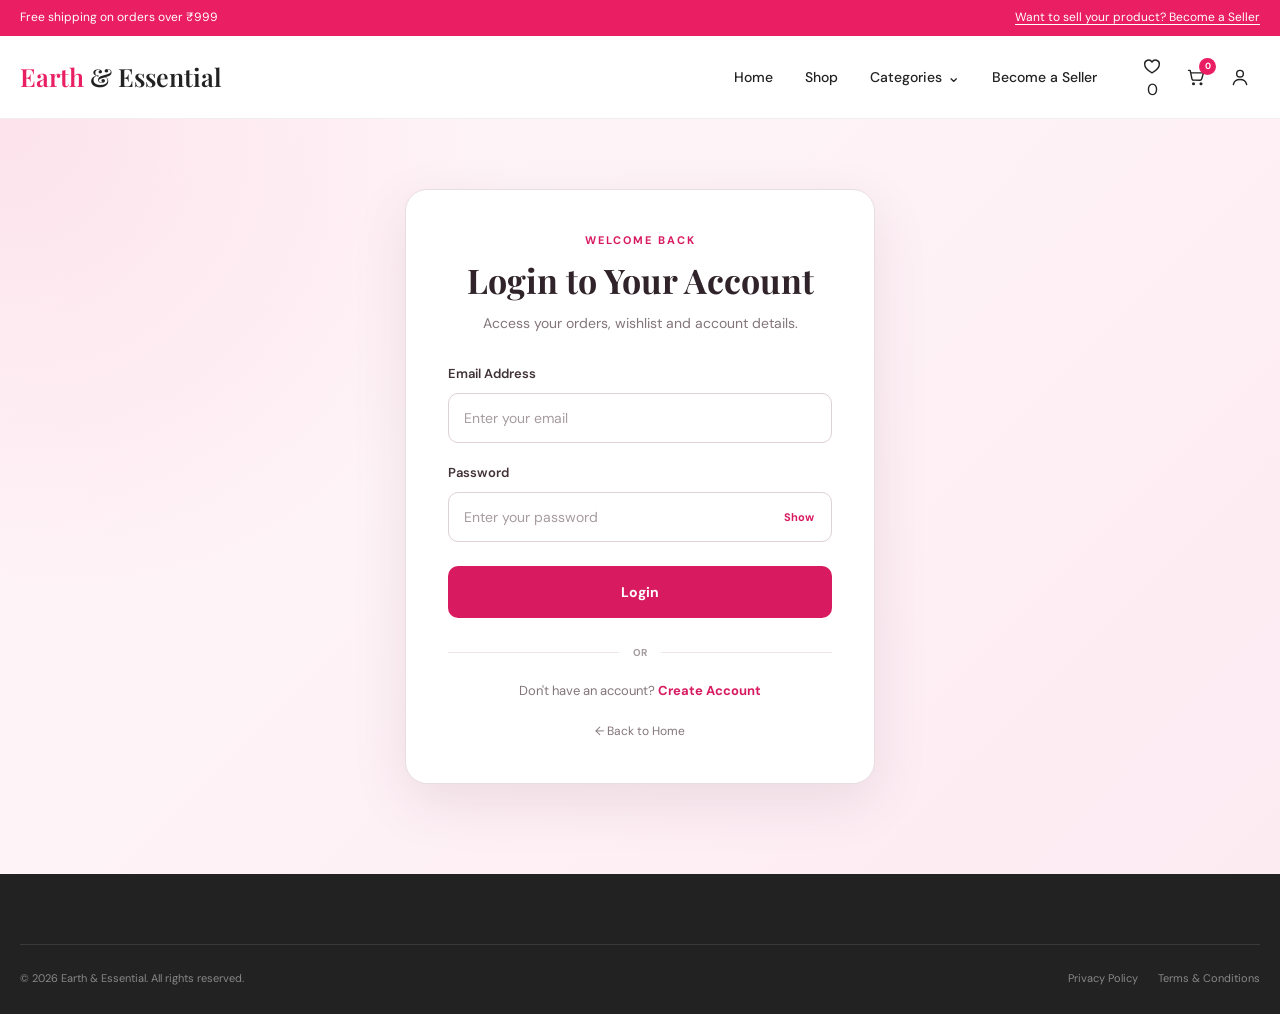
<file: login.html>
<!DOCTYPE html>
<html lang="en">
<head>
    <meta charset="UTF-8">
    <meta name="viewport" content="width=device-width, initial-scale=1.0">

    <meta
        name="description"
        content="Login to Earth & Essential"
    >

    <title>Login | Earth & Essential</title>

    <link rel="preconnect" href="https://fonts.googleapis.com">
    <link rel="preconnect" href="https://fonts.gstatic.com" crossorigin>

    <link
        href="https://fonts.googleapis.com/css2?family=DM+Sans:wght@400;500;600;700&family=Playfair+Display:wght@500;600;700&display=swap"
        rel="stylesheet"
    >

    <link rel="stylesheet" href="css/style.css">
    <link rel="stylesheet" href="css/login.css">
</head>

<body>

    <div class="top-bar">
        <div class="container top-bar-content">
            <p>Free shipping on orders over ₹999</p>

            <a href="seller.html">
                Want to sell your product? Become a Seller
            </a>
        </div>
    </div>


    <header class="header">

        <div class="container navbar">

            <a href="index.html" class="logo">
                <span>Earth</span> & Essential
            </a>


            <nav class="desktop-nav">

                <a href="index.html">Home</a>

                <a href="shop.html">Shop</a>

                <div class="nav-dropdown">

                    <button
                        class="nav-dropdown-button"
                        type="button"
                    >
                        Categories
                        <span>⌄</span>
                    </button>


                    <div class="category-dropdown">

                        <div class="dropdown-column">

                            <h4>Makeup</h4>

                            <a href="shop.html?category=makeup">
                                Face Makeup
                            </a>

                            <a href="shop.html?category=makeup">
                                Eye Makeup
                            </a>

                            <a href="shop.html?category=makeup">
                                Lip Makeup
                            </a>

                            <a href="shop.html?category=makeup">
                                Makeup Brushes
                            </a>

                        </div>


                        <div class="dropdown-column">

                            <h4>Skincare</h4>

                            <a href="shop.html?category=skincare">
                                Face Wash
                            </a>

                            <a href="shop.html?category=skincare">
                                Serums
                            </a>

                            <a href="shop.html?category=skincare">
                                Moisturizers
                            </a>

                            <a href="shop.html?category=skincare">
                                Face Masks
                            </a>

                        </div>


                        <div class="dropdown-column">

                            <h4>Hair Care</h4>

                            <a href="shop.html?category=hair-care">
                                Shampoo
                            </a>

                            <a href="shop.html?category=hair-care">
                                Conditioner
                            </a>

                            <a href="shop.html?category=hair-care">
                                Hair Oil
                            </a>

                            <a href="shop.html?category=hair-care">
                                Hair Styling
                            </a>

                        </div>


                        <div class="dropdown-column">

                            <h4>More</h4>

                            <a href="shop.html?category=fragrance">
                                Fragrance
                            </a>

                            <a href="shop.html?category=bath-body">
                                Bath & Body
                            </a>

                            <a href="shop.html?category=beauty-tools">
                                Beauty Tools
                            </a>

                            <a href="shop.html">
                                View All Products
                            </a>

                        </div>

                    </div>

                </div>


                <a href="seller.html">
                    Become a Seller
                </a>

            </nav>


            <div class="nav-actions">

                <a
                    href="wishlist.html"
                    class="nav-icon"
                    aria-label="Wishlist"
                >

                    <svg viewBox="0 0 24 24">

                        <path
                            d="M20.8 8.7c0 5.5-8.8 10.3-8.8 10.3S3.2 14.2 3.2 8.7A4.7 4.7 0 0 1 12 6.1a4.7 4.7 0 0 1 8.8 2.6Z"
                        ></path>

                    </svg>

                    <span class="wishlist-count">0</span>

                </a>


                <a
                    href="cart.html"
                    class="nav-icon cart-button"
                    aria-label="Cart"
                >

                    <svg viewBox="0 0 24 24">

                        <path
                            d="M3 4h2l2.1 10.2a2 2 0 0 0 2 1.6h7.8a2 2 0 0 0 1.9-1.4L21 7H6"
                        ></path>

                        <circle
                            cx="9"
                            cy="20"
                            r="1"
                        ></circle>

                        <circle
                            cx="18"
                            cy="20"
                            r="1"
                        ></circle>

                    </svg>

                    <span class="cart-count">0</span>

                </a>


                <a
                    href="account.html"
                    class="nav-icon active"
                    aria-label="Account"
                >

                    <svg viewBox="0 0 24 24">

                        <circle
                            cx="12"
                            cy="8"
                            r="4"
                        ></circle>

                        <path
                            d="M4 21c.8-4 3.5-6 8-6s7.2 2 8 6"
                        ></path>

                    </svg>

                </a>


                <button
                    class="menu-button"
                    type="button"
                    aria-label="Open menu"
                    aria-expanded="false"
                >
                    <span></span>
                    <span></span>
                    <span></span>
                </button>

            </div>

        </div>


        <div class="mobile-menu">

            <a href="index.html">Home</a>

            <a href="shop.html">Shop</a>

            <div class="mobile-category-title">
                Categories
            </div>

            <a href="shop.html?category=makeup">
                Makeup
            </a>

            <a href="shop.html?category=skincare">
                Skincare
            </a>

            <a href="shop.html?category=hair-care">
                Hair Care
            </a>

            <a href="shop.html?category=fragrance">
                Fragrance
            </a>

            <a href="shop.html?category=bath-body">
                Bath & Body
            </a>

            <a href="shop.html?category=beauty-tools">
                Beauty Tools
            </a>

            <a href="seller.html">
                Become a Seller
            </a>

        </div>

    </header>


    <main>

        <section class="login-section">

            <div class="container login-container">

                <div class="login-card">

                    <div class="login-heading">

                        <span class="eyebrow">
                            WELCOME BACK
                        </span>

                        <h1>
                            Login to Your Account
                        </h1>

                        <p>
                            Access your orders, wishlist and
                            account details.
                        </p>

                    </div>


                    <div
                        class="login-message"
                        id="loginMessage"
                        role="alert"
                    ></div>


                    <form
                        id="loginForm"
                        class="login-form"
                        novalidate
                    >

                        <div class="form-group">

                            <label for="loginEmail">
                                Email Address
                            </label>

                            <input
                                type="email"
                                id="loginEmail"
                                name="email"
                                placeholder="Enter your email"
                                autocomplete="email"
                                required
                            >

                        </div>


                        <div class="form-group">

                            <label for="loginPassword">
                                Password
                            </label>

                            <div class="password-field">

                                <input
                                    type="password"
                                    id="loginPassword"
                                    name="password"
                                    placeholder="Enter your password"
                                    autocomplete="current-password"
                                    required
                                >

                                <button
                                    type="button"
                                    id="togglePassword"
                                    class="password-toggle"
                                    aria-label="Show password"
                                >
                                    Show
                                </button>

                            </div>

                        </div>


                        <button
                            type="submit"
                            class="login-button"
                        >
                            Login
                        </button>

                    </form>


                    <div class="login-divider">
                        <span>OR</span>
                    </div>


                    <p class="register-text">

                        Don't have an account?

                        <a href="register.html">
                            Create Account
                        </a>

                    </p>


                    <a
                        href="index.html"
                        class="back-home"
                    >
                        ← Back to Home
                    </a>

                </div>

            </div>

        </section>

    </main>


    <footer class="footer">

        <div class="container footer-bottom">

            <p>
                © 2026 Earth & Essential.
                All rights reserved.
            </p>

            <div>

                <a href="#">
                    Privacy Policy
                </a>

                <a href="#">
                    Terms & Conditions
                </a>

            </div>

        </div>

    </footer>


    <script src="js/script.js"></script>
    <script src="js/login.js"></script>

</body>
</html>
</file>
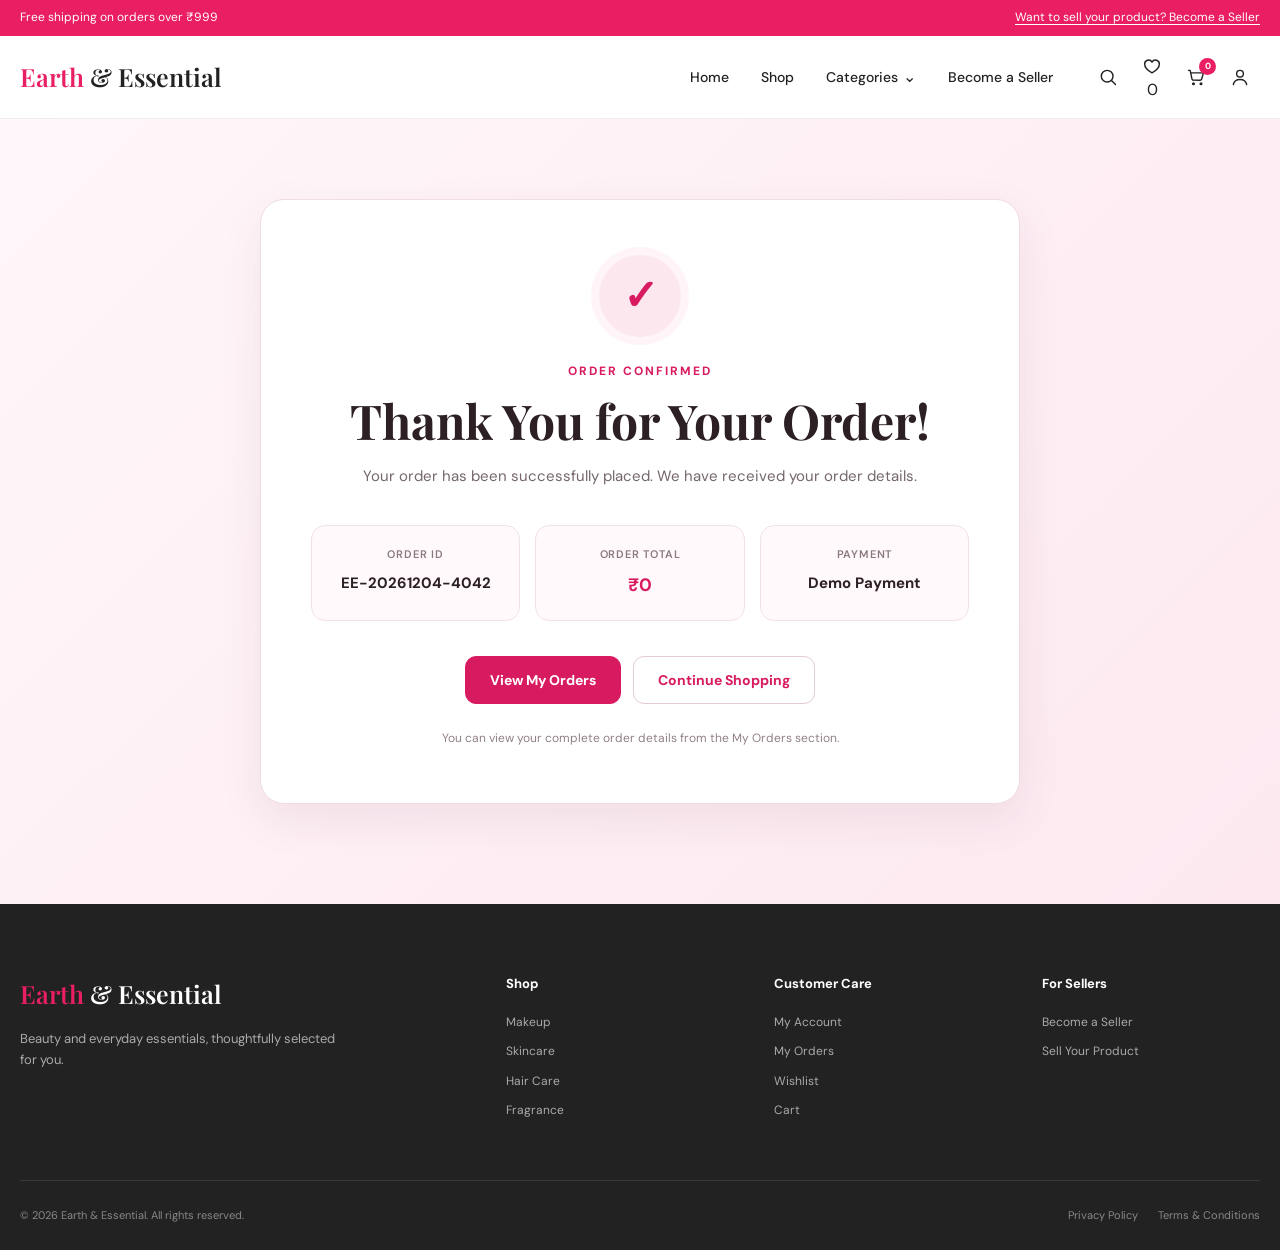
<file: order-success.html>
<!DOCTYPE html>
<html lang="en">
<head>
    <meta charset="UTF-8">
    <meta name="viewport" content="width=device-width, initial-scale=1.0">

    <meta
        name="description"
        content="Order successfully placed - Earth & Essential"
    >

    <title>Order Successful | Earth & Essential</title>

    <link rel="preconnect" href="https://fonts.googleapis.com">
    <link rel="preconnect" href="https://fonts.gstatic.com" crossorigin>

    <link
        href="https://fonts.googleapis.com/css2?family=DM+Sans:wght@400;500;600;700&family=Playfair+Display:wght@500;600;700&display=swap"
        rel="stylesheet"
    >

    <link rel="stylesheet" href="css/style.css">
    <link rel="stylesheet" href="css/order-success.css">
</head>

<body>

    <div class="top-bar">
        <div class="container top-bar-content">

            <p>
                Free shipping on orders over ₹999
            </p>

            <a href="seller.html">
                Want to sell your product? Become a Seller
            </a>

        </div>
    </div>


    <header class="header">

        <div class="container navbar">

            <a href="index.html" class="logo">
                <span>Earth</span> & Essential
            </a>


            <nav class="desktop-nav">

                <a href="index.html">
                    Home
                </a>

                <a href="shop.html">
                    Shop
                </a>


                <div class="nav-dropdown">

                    <button
                        class="nav-dropdown-button"
                        type="button"
                    >
                        Categories
                        <span>⌄</span>
                    </button>


                    <div class="category-dropdown">

                        <div class="dropdown-column">

                            <h4>
                                Makeup
                            </h4>

                            <a href="shop.html?category=makeup">
                                Face Makeup
                            </a>

                            <a href="shop.html?category=makeup">
                                Eye Makeup
                            </a>

                            <a href="shop.html?category=makeup">
                                Lip Makeup
                            </a>

                            <a href="shop.html?category=makeup">
                                Makeup Brushes
                            </a>

                        </div>


                        <div class="dropdown-column">

                            <h4>
                                Skincare
                            </h4>

                            <a href="shop.html?category=skincare">
                                Face Wash
                            </a>

                            <a href="shop.html?category=skincare">
                                Serums
                            </a>

                            <a href="shop.html?category=skincare">
                                Moisturizers
                            </a>

                            <a href="shop.html?category=skincare">
                                Face Masks
                            </a>

                        </div>


                        <div class="dropdown-column">

                            <h4>
                                Hair Care
                            </h4>

                            <a href="shop.html?category=hair-care">
                                Shampoo
                            </a>

                            <a href="shop.html?category=hair-care">
                                Conditioner
                            </a>

                            <a href="shop.html?category=hair-care">
                                Hair Oil
                            </a>

                            <a href="shop.html?category=hair-care">
                                Hair Styling
                            </a>

                        </div>


                        <div class="dropdown-column">

                            <h4>
                                More
                            </h4>

                            <a href="shop.html?category=fragrance">
                                Fragrance
                            </a>

                            <a href="shop.html?category=bath-body">
                                Bath & Body
                            </a>

                            <a href="shop.html?category=beauty-tools">
                                Beauty Tools
                            </a>

                            <a href="shop.html">
                                View All Products
                            </a>

                        </div>

                    </div>

                </div>


                <a href="seller.html">
                    Become a Seller
                </a>

            </nav>


            <div class="nav-actions">

                <button
                    class="nav-icon search-button"
                    type="button"
                    aria-label="Search"
                >

                    <svg viewBox="0 0 24 24">

                        <circle
                            cx="11"
                            cy="11"
                            r="7"
                        ></circle>

                        <path
                            d="M16.5 16.5L21 21"
                        ></path>

                    </svg>

                </button>


                <a
                    href="wishlist.html"
                    class="nav-icon"
                    aria-label="Wishlist"
                >

                    <svg viewBox="0 0 24 24">

                        <path
                            d="M20.8 8.7c0 5.5-8.8 10.3-8.8 10.3S3.2 14.2 3.2 8.7A4.7 4.7 0 0 1 12 6.1a4.7 4.7 0 0 1 8.8 2.6Z"
                        ></path>

                    </svg>

                    <span class="wishlist-count">
                        0
                    </span>

                </a>


                <a
                    href="cart.html"
                    class="nav-icon cart-button"
                    aria-label="Cart"
                >

                    <svg viewBox="0 0 24 24">

                        <path
                            d="M3 4h2l2.1 10.2a2 2 0 0 0 2 1.6h7.8a2 2 0 0 0 1.9-1.4L21 7H6"
                        ></path>

                        <circle
                            cx="9"
                            cy="20"
                            r="1"
                        ></circle>

                        <circle
                            cx="18"
                            cy="20"
                            r="1"
                        ></circle>

                    </svg>

                    <span class="cart-count">
                        0
                    </span>

                </a>


                <a
                    href="account.html"
                    class="nav-icon"
                    aria-label="Account"
                >

                    <svg viewBox="0 0 24 24">

                        <circle
                            cx="12"
                            cy="8"
                            r="4"
                        ></circle>

                        <path
                            d="M4 21c.8-4 3.5-6 8-6s7.2 2 8 6"
                        ></path>

                    </svg>

                </a>


                <button
                    class="menu-button"
                    type="button"
                    aria-label="Open menu"
                    aria-expanded="false"
                >

                    <span></span>
                    <span></span>
                    <span></span>

                </button>

            </div>

        </div>


        <div class="mobile-menu">

            <a href="index.html">
                Home
            </a>

            <a href="shop.html">
                Shop
            </a>

            <div class="mobile-category-title">
                Categories
            </div>

            <a href="shop.html?category=makeup">
                Makeup
            </a>

            <a href="shop.html?category=skincare">
                Skincare
            </a>

            <a href="shop.html?category=hair-care">
                Hair Care
            </a>

            <a href="shop.html?category=fragrance">
                Fragrance
            </a>

            <a href="shop.html?category=bath-body">
                Bath & Body
            </a>

            <a href="shop.html?category=beauty-tools">
                Beauty Tools
            </a>

            <a href="seller.html">
                Become a Seller
            </a>

            <a href="account.html">
                Account
            </a>

        </div>

    </header>


    <main>

        <section class="order-success-section">

            <div class="container">

                <div class="order-success-card">

                    <div class="success-icon">
                        ✓
                    </div>


                    <span class="eyebrow">
                        ORDER CONFIRMED
                    </span>


                    <h1>
                        Thank You for Your Order!
                    </h1>


                    <p class="success-message">
                        Your order has been successfully placed.
                        We have received your order details.
                    </p>


                    <div class="order-info">

                        <div class="order-info-item">

                            <span>
                                Order ID
                            </span>

                            <strong id="successOrderId">
                                —
                            </strong>

                        </div>


                        <div class="order-info-item">

                            <span>
                                Order Total
                            </span>

                            <strong id="successOrderTotal">
                                ₹0
                            </strong>

                        </div>


                        <div class="order-info-item">

                            <span>
                                Payment
                            </span>

                            <strong id="successPayment">
                                —
                            </strong>

                        </div>

                    </div>


                    <div class="success-actions">

                        <a
                            href="orders.html"
                            class="primary-button"
                        >
                            View My Orders
                        </a>


                        <a
                            href="shop.html"
                            class="secondary-button"
                        >
                            Continue Shopping
                        </a>

                    </div>


                    <p class="success-note">
                        You can view your complete order
                        details from the My Orders section.
                    </p>

                </div>

            </div>

        </section>

    </main>


    <footer class="footer">

        <div class="container footer-grid">

            <div class="footer-brand">

                <a href="index.html" class="logo">
                    <span>Earth</span> & Essential
                </a>

                <p>
                    Beauty and everyday essentials,
                    thoughtfully selected for you.
                </p>

            </div>


            <div class="footer-column">

                <h3>
                    Shop
                </h3>

                <a href="shop.html?category=makeup">
                    Makeup
                </a>

                <a href="shop.html?category=skincare">
                    Skincare
                </a>

                <a href="shop.html?category=hair-care">
                    Hair Care
                </a>

                <a href="shop.html?category=fragrance">
                    Fragrance
                </a>

            </div>


            <div class="footer-column">

                <h3>
                    Customer Care
                </h3>

                <a href="account.html">
                    My Account
                </a>

                <a href="orders.html">
                    My Orders
                </a>

                <a href="wishlist.html">
                    Wishlist
                </a>

                <a href="cart.html">
                    Cart
                </a>

            </div>


            <div class="footer-column">

                <h3>
                    For Sellers
                </h3>

                <a href="seller.html">
                    Become a Seller
                </a>

                <a href="seller.html">
                    Sell Your Product
                </a>

            </div>

        </div>


        <div class="container footer-bottom">

            <p>
                © 2026 Earth & Essential.
                All rights reserved.
            </p>

            <div>

                <a href="#">
                    Privacy Policy
                </a>

                <a href="#">
                    Terms & Conditions
                </a>

            </div>

        </div>

    </footer>


    <script src="js/script.js"></script>
    <script src="js/order-success.js"></script>

</body>
</html>
</file>
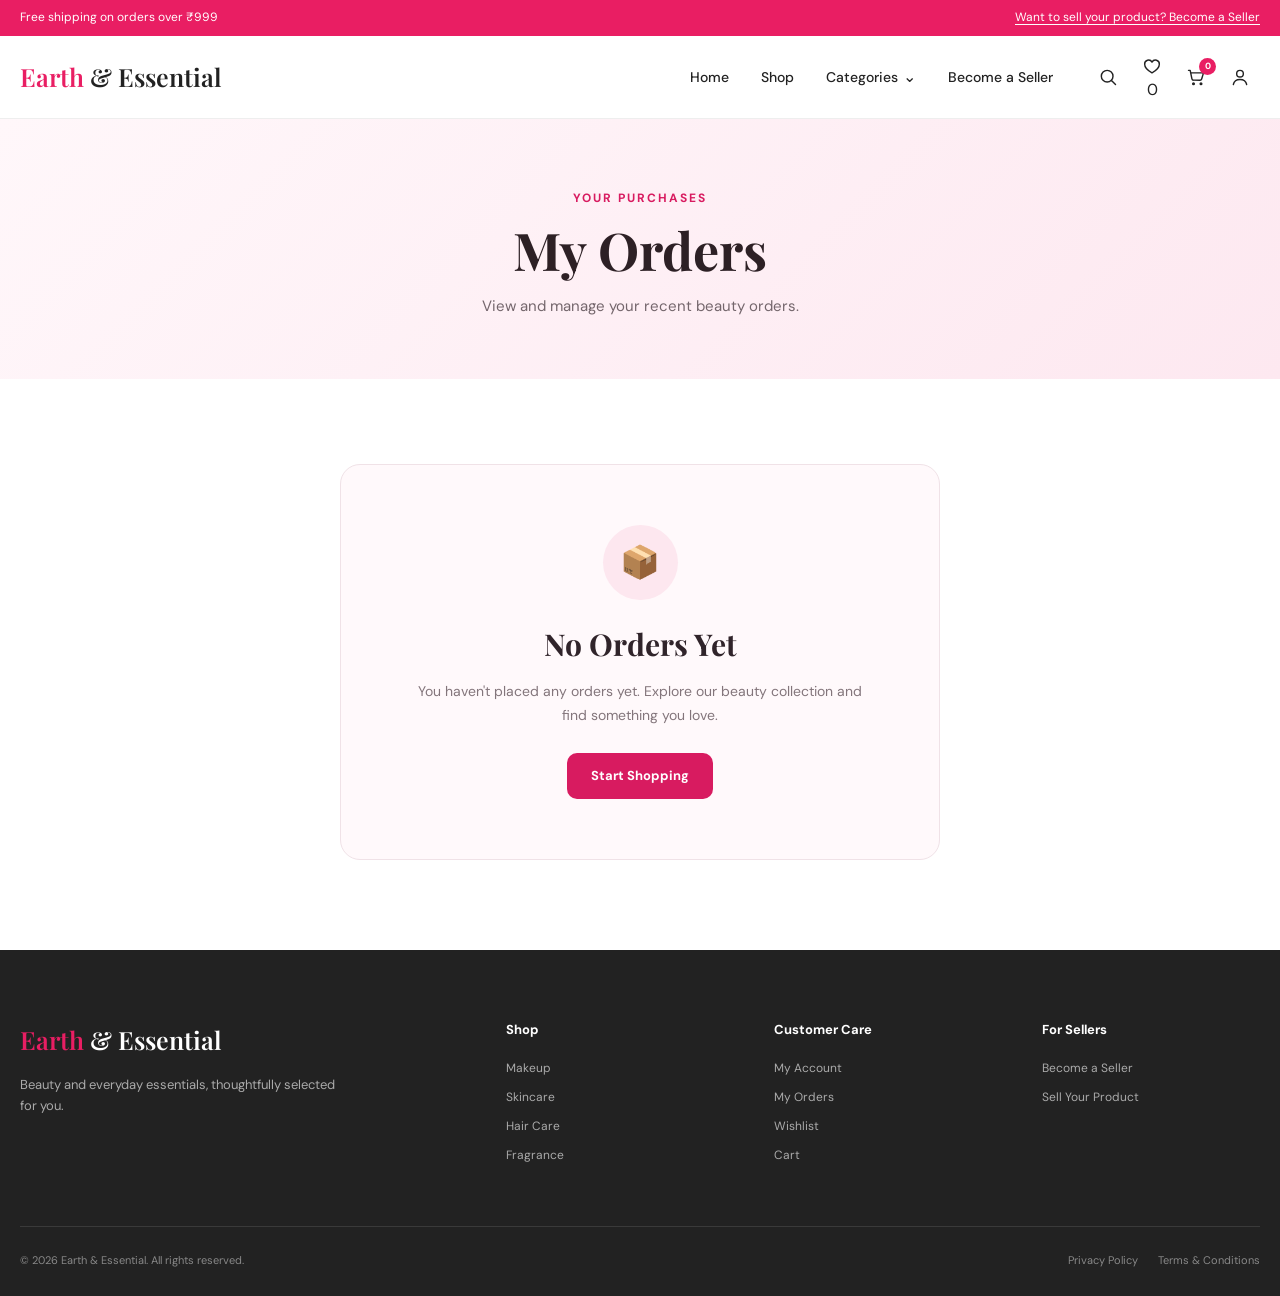
<file: orders.html>
<!DOCTYPE html>
<html lang="en">
<head>
    <meta charset="UTF-8">
    <meta name="viewport" content="width=device-width, initial-scale=1.0">

    <meta
        name="description"
        content="My Orders - Earth & Essential"
    >

    <title>My Orders | Earth & Essential</title>

    <link rel="preconnect" href="https://fonts.googleapis.com">
    <link rel="preconnect" href="https://fonts.gstatic.com" crossorigin>

    <link
        href="https://fonts.googleapis.com/css2?family=DM+Sans:wght@400;500;600;700&family=Playfair+Display:wght@500;600;700&display=swap"
        rel="stylesheet"
    >

    <link rel="stylesheet" href="css/style.css">
    <link rel="stylesheet" href="css/orders.css">
</head>

<body>

    <div class="top-bar">
        <div class="container top-bar-content">

            <p>
                Free shipping on orders over ₹999
            </p>

            <a href="seller.html">
                Want to sell your product? Become a Seller
            </a>

        </div>
    </div>


    <header class="header">

        <div class="container navbar">

            <a href="index.html" class="logo">
                <span>Earth</span> & Essential
            </a>


            <nav class="desktop-nav">

                <a href="index.html">Home</a>

                <a href="shop.html">Shop</a>


                <div class="nav-dropdown">

                    <button
                        class="nav-dropdown-button"
                        type="button"
                    >
                        Categories
                        <span>⌄</span>
                    </button>


                    <div class="category-dropdown">

                        <div class="dropdown-column">

                            <h4>Makeup</h4>

                            <a href="shop.html?category=makeup">
                                Face Makeup
                            </a>

                            <a href="shop.html?category=makeup">
                                Eye Makeup
                            </a>

                            <a href="shop.html?category=makeup">
                                Lip Makeup
                            </a>

                            <a href="shop.html?category=makeup">
                                Makeup Brushes
                            </a>

                        </div>


                        <div class="dropdown-column">

                            <h4>Skincare</h4>

                            <a href="shop.html?category=skincare">
                                Face Wash
                            </a>

                            <a href="shop.html?category=skincare">
                                Serums
                            </a>

                            <a href="shop.html?category=skincare">
                                Moisturizers
                            </a>

                            <a href="shop.html?category=skincare">
                                Face Masks
                            </a>

                        </div>


                        <div class="dropdown-column">

                            <h4>Hair Care</h4>

                            <a href="shop.html?category=hair-care">
                                Shampoo
                            </a>

                            <a href="shop.html?category=hair-care">
                                Conditioner
                            </a>

                            <a href="shop.html?category=hair-care">
                                Hair Oil
                            </a>

                            <a href="shop.html?category=hair-care">
                                Hair Styling
                            </a>

                        </div>


                        <div class="dropdown-column">

                            <h4>More</h4>

                            <a href="shop.html?category=fragrance">
                                Fragrance
                            </a>

                            <a href="shop.html?category=bath-body">
                                Bath & Body
                            </a>

                            <a href="shop.html?category=beauty-tools">
                                Beauty Tools
                            </a>

                            <a href="shop.html">
                                View All Products
                            </a>

                        </div>

                    </div>

                </div>


                <a href="seller.html">
                    Become a Seller
                </a>

            </nav>


            <div class="nav-actions">

                <button
                    class="nav-icon search-button"
                    type="button"
                    aria-label="Search"
                >
                    <svg viewBox="0 0 24 24">

                        <circle
                            cx="11"
                            cy="11"
                            r="7"
                        ></circle>

                        <path
                            d="M16.5 16.5L21 21"
                        ></path>

                    </svg>
                </button>


                <a
                    href="wishlist.html"
                    class="nav-icon"
                    aria-label="Wishlist"
                >

                    <svg viewBox="0 0 24 24">

                        <path
                            d="M20.8 8.7c0 5.5-8.8 10.3-8.8 10.3S3.2 14.2 3.2 8.7A4.7 4.7 0 0 1 12 6.1a4.7 4.7 0 0 1 8.8 2.6Z"
                        ></path>

                    </svg>

                    <span class="wishlist-count">
                        0
                    </span>

                </a>


                <a
                    href="cart.html"
                    class="nav-icon cart-button"
                    aria-label="Cart"
                >

                    <svg viewBox="0 0 24 24">

                        <path
                            d="M3 4h2l2.1 10.2a2 2 0 0 0 2 1.6h7.8a2 2 0 0 0 1.9-1.4L21 7H6"
                        ></path>

                        <circle
                            cx="9"
                            cy="20"
                            r="1"
                        ></circle>

                        <circle
                            cx="18"
                            cy="20"
                            r="1"
                        ></circle>

                    </svg>

                    <span class="cart-count">
                        0
                    </span>

                </a>


                <a
                    href="account.html"
                    class="nav-icon"
                    aria-label="Account"
                >

                    <svg viewBox="0 0 24 24">

                        <circle
                            cx="12"
                            cy="8"
                            r="4"
                        ></circle>

                        <path
                            d="M4 21c.8-4 3.5-6 8-6s7.2 2 8 6"
                        ></path>

                    </svg>

                </a>


                <button
                    class="menu-button"
                    type="button"
                    aria-label="Open menu"
                    aria-expanded="false"
                >

                    <span></span>
                    <span></span>
                    <span></span>

                </button>

            </div>

        </div>


        <div class="mobile-menu">

            <a href="index.html">Home</a>

            <a href="shop.html">Shop</a>

            <div class="mobile-category-title">
                Categories
            </div>

            <a href="shop.html?category=makeup">
                Makeup
            </a>

            <a href="shop.html?category=skincare">
                Skincare
            </a>

            <a href="shop.html?category=hair-care">
                Hair Care
            </a>

            <a href="shop.html?category=fragrance">
                Fragrance
            </a>

            <a href="shop.html?category=bath-body">
                Bath & Body
            </a>

            <a href="shop.html?category=beauty-tools">
                Beauty Tools
            </a>

            <a href="seller.html">
                Become a Seller
            </a>

            <a href="account.html">
                Account
            </a>

        </div>

    </header>


    <main>

        <section class="orders-header">

            <div class="container">

                <span class="eyebrow">
                    YOUR PURCHASES
                </span>

                <h1>
                    My Orders
                </h1>

                <p>
                    View and manage your recent beauty orders.
                </p>

            </div>

        </section>


        <section class="orders-section">

            <div class="container">

                <div
                    class="orders-list"
                    id="ordersList"
                ></div>


                <div
                    class="empty-orders"
                    id="emptyOrders"
                    style="display: none;"
                >

                    <div class="empty-orders-icon">
                        📦
                    </div>

                    <h2>
                        No Orders Yet
                    </h2>

                    <p>
                        You haven't placed any orders yet.
                        Explore our beauty collection and
                        find something you love.
                    </p>

                    <a href="shop.html">
                        Start Shopping
                    </a>

                </div>

            </div>

        </section>

    </main>


    <footer class="footer">

        <div class="container footer-grid">

            <div class="footer-brand">

                <a href="index.html" class="logo">
                    <span>Earth</span> & Essential
                </a>

                <p>
                    Beauty and everyday essentials,
                    thoughtfully selected for you.
                </p>

            </div>


            <div class="footer-column">

                <h3>Shop</h3>

                <a href="shop.html?category=makeup">
                    Makeup
                </a>

                <a href="shop.html?category=skincare">
                    Skincare
                </a>

                <a href="shop.html?category=hair-care">
                    Hair Care
                </a>

                <a href="shop.html?category=fragrance">
                    Fragrance
                </a>

            </div>


            <div class="footer-column">

                <h3>Customer Care</h3>

                <a href="account.html">
                    My Account
                </a>

                <a href="orders.html">
                    My Orders
                </a>

                <a href="wishlist.html">
                    Wishlist
                </a>

                <a href="cart.html">
                    Cart
                </a>

            </div>


            <div class="footer-column">

                <h3>For Sellers</h3>

                <a href="seller.html">
                    Become a Seller
                </a>

                <a href="seller.html">
                    Sell Your Product
                </a>

            </div>

        </div>


        <div class="container footer-bottom">

            <p>
                © 2026 Earth & Essential.
                All rights reserved.
            </p>

            <div>

                <a href="#">
                    Privacy Policy
                </a>

                <a href="#">
                    Terms & Conditions
                </a>

            </div>

        </div>

    </footer>


    <script src="js/script.js"></script>
    <script src="js/orders.js"></script>

</body>
</html>
</file>
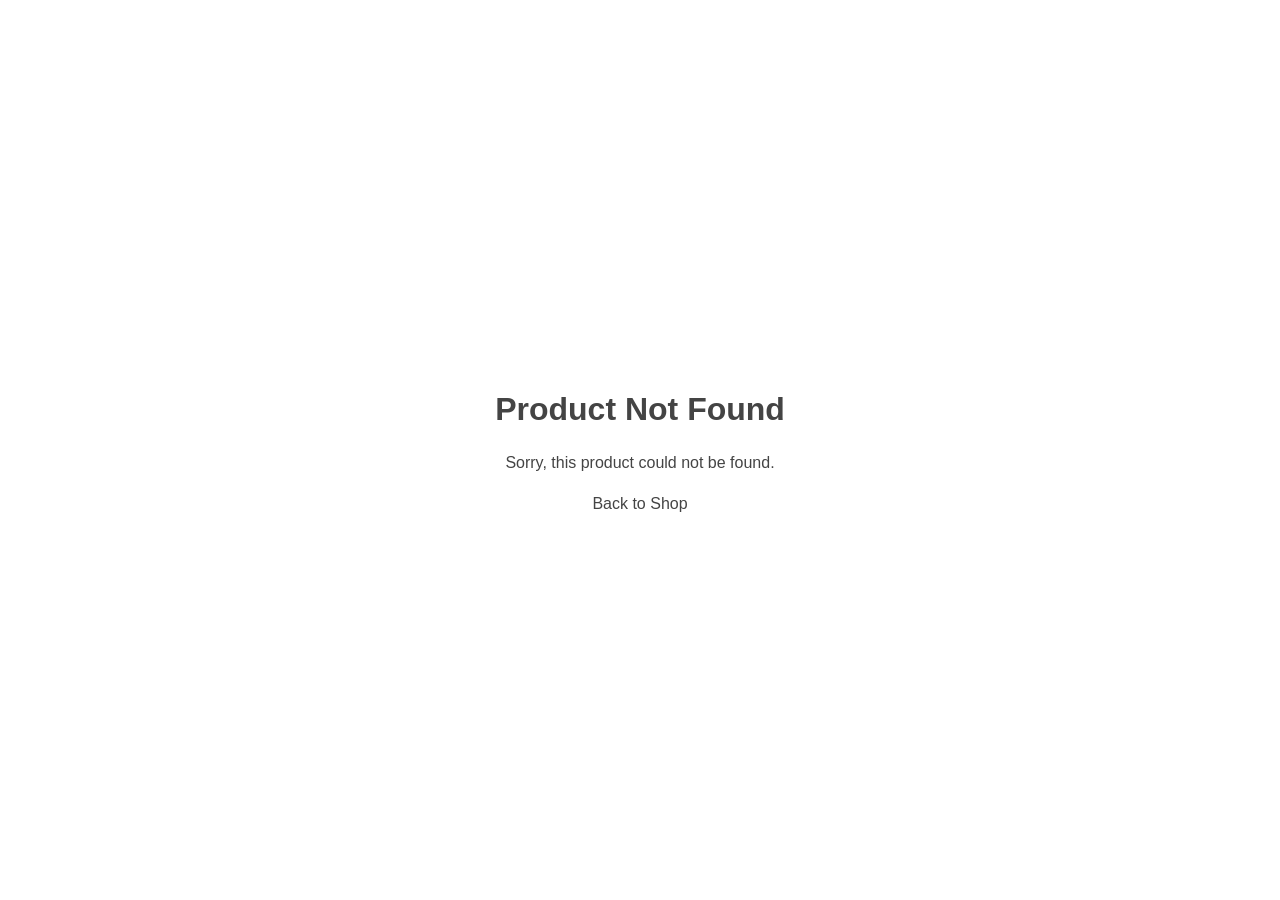
<file: product.html>
<!DOCTYPE html>
<html lang="en">
<head>
    <meta charset="UTF-8">
    <meta name="viewport" content="width=device-width, initial-scale=1.0">
    <meta name="description" content="Product details - Earth & Essential">
    <title>Product | Earth & Essential</title>

    <link rel="preconnect" href="https://fonts.googleapis.com">
    <link rel="preconnect" href="https://fonts.gstatic.com" crossorigin>
    <link href="https://fonts.googleapis.com/css2?family=DM+Sans:wght@400;500;600;700&family=Playfair+Display:wght@500;600;700&display=swap" rel="stylesheet">

    <link rel="stylesheet" href="css/style.css">
    <link rel="stylesheet" href="css/product.css">
</head>

<body>

    <div class="top-bar">
        <div class="container top-bar-content">
            <p>Free shipping on orders over ₹999</p>
            <a href="seller.html">Want to sell your product? Become a Seller</a>
        </div>
    </div>

    <header class="header">

        <div class="container navbar">

            <a href="index.html" class="logo">
                <span>Earth</span> & Essential
            </a>

            <nav class="desktop-nav">

                <a href="index.html">Home</a>

                <a href="shop.html" class="active">Shop</a>

                <div class="nav-dropdown">

                    <button class="nav-dropdown-button" type="button">
                        Categories
                        <span>⌄</span>
                    </button>

                    <div class="category-dropdown">

                        <div class="dropdown-column">
                            <h4>Makeup</h4>
                            <a href="shop.html?category=makeup">Face Makeup</a>
                            <a href="shop.html?category=makeup">Eye Makeup</a>
                            <a href="shop.html?category=makeup">Lip Makeup</a>
                            <a href="shop.html?category=makeup">Makeup Brushes</a>
                        </div>

                        <div class="dropdown-column">
                            <h4>Skincare</h4>
                            <a href="shop.html?category=skincare">Face Wash</a>
                            <a href="shop.html?category=skincare">Serums</a>
                            <a href="shop.html?category=skincare">Moisturizers</a>
                            <a href="shop.html?category=skincare">Face Masks</a>
                        </div>

                        <div class="dropdown-column">
                            <h4>Hair Care</h4>
                            <a href="shop.html?category=hair-care">Shampoo</a>
                            <a href="shop.html?category=hair-care">Conditioner</a>
                            <a href="shop.html?category=hair-care">Hair Oil</a>
                            <a href="shop.html?category=hair-care">Hair Styling</a>
                        </div>

                        <div class="dropdown-column">
                            <h4>More</h4>
                            <a href="shop.html?category=fragrance">Fragrance</a>
                            <a href="shop.html?category=bath-body">Bath & Body</a>
                            <a href="shop.html?category=beauty-tools">Beauty Tools</a>
                            <a href="shop.html">View All Products</a>
                        </div>

                    </div>

                </div>

                <a href="seller.html">Become a Seller</a>

            </nav>

            <div class="nav-actions">

                <button class="nav-icon search-button" type="button" aria-label="Search">
                    <svg viewBox="0 0 24 24">
                        <circle cx="11" cy="11" r="7"></circle>
                        <path d="M16.5 16.5L21 21"></path>
                    </svg>
                </button>

                <a href="wishlist.html" class="nav-icon" aria-label="Wishlist">
                    <svg viewBox="0 0 24 24">
                        <path d="M20.8 8.7c0 5.5-8.8 10.3-8.8 10.3S3.2 14.2 3.2 8.7A4.7 4.7 0 0 1 12 6.1a4.7 4.7 0 0 1 8.8 2.6Z"></path>
                    </svg>
                </a>

                <a href="cart.html" class="nav-icon cart-button" aria-label="Cart">
                    <svg viewBox="0 0 24 24">
                        <path d="M3 4h2l2.1 10.2a2 2 0 0 0 2 1.6h7.8a2 2 0 0 0 1.9-1.4L21 7H6"></path>
                        <circle cx="9" cy="20" r="1"></circle>
                        <circle cx="18" cy="20" r="1"></circle>
                    </svg>
                    <span class="cart-count">0</span>
                </a>

                <a href="account.html" class="nav-icon account-button" aria-label="Account">
                    <svg viewBox="0 0 24 24">
                        <circle cx="12" cy="8" r="4"></circle>
                        <path d="M4 21c.8-4 3.5-6 8-6s7.2 2 8 6"></path>
                    </svg>
                </a>

                <button class="menu-button" type="button" aria-label="Open menu">
                    <span></span>
                    <span></span>
                    <span></span>
                </button>

            </div>

        </div>

        <div class="mobile-menu">

            <a href="index.html">Home</a>
            <a href="shop.html">Shop</a>

            <div class="mobile-category-title">Categories</div>

            <a href="shop.html?category=makeup">Makeup</a>
            <a href="shop.html?category=skincare">Skincare</a>
            <a href="shop.html?category=hair-care">Hair Care</a>
            <a href="shop.html?category=fragrance">Fragrance</a>
            <a href="shop.html?category=bath-body">Bath & Body</a>
            <a href="shop.html?category=beauty-tools">Beauty Tools</a>

            <a href="seller.html">Become a Seller</a>
            <a href="account.html">Account</a>

        </div>

        <div class="search-panel">

            <div class="container search-panel-inner">

                <form class="search-form" id="searchForm">

                    <svg viewBox="0 0 24 24">
                        <circle cx="11" cy="11" r="7"></circle>
                        <path d="M16.5 16.5L21 21"></path>
                    </svg>

                    <input
                        type="search"
                        id="searchInput"
                        placeholder="Search beauty products..."
                        autocomplete="off"
                    >

                    <button type="button" class="search-close" aria-label="Close search">
                        ×
                    </button>

                </form>

                <div class="search-suggestions">
                    <span>Popular searches</span>
                    <a href="shop.html?category=skincare">Skincare</a>
                    <a href="shop.html?category=makeup">Lipstick</a>
                    <a href="shop.html?category=hair-care">Hair Care</a>
                    <a href="shop.html?category=fragrance">Perfume</a>
                </div>

            </div>

        </div>

    </header>


    <main>

        <div class="container">

            <div class="breadcrumb">
                <a href="index.html">Home</a>
                <span>/</span>
                <a href="shop.html">Shop</a>
                <span>/</span>
                <span id="breadcrumbProduct">Product</span>
            </div>


            <section class="product-details" id="productDetails">

                <div class="product-gallery">

                    <div class="main-product-image">

                        <span class="product-detail-badge" id="productBadge">
                            NEW
                        </span>

                        <img
                            id="productImage"
                            src=""
                            alt=""
                        >

                    </div>

                </div>


                <div class="product-content">

                    <span class="product-detail-category" id="productCategory">
                        Category
                    </span>

                    <h1 id="productName">
                        Product Name
                    </h1>

                    <div class="product-rating">

                        <span id="productStars">★★★★★</span>

                        <span id="productRating">
                            4.8
                        </span>

                        <a href="#reviews" id="productReviews">
                            0 Reviews
                        </a>

                    </div>


                    <div class="product-price">

                        <strong id="productPrice">
                            ₹0
                        </strong>

                        <del id="productOldPrice">
                            ₹0
                        </del>

                        <span id="productDiscount">
                            0% OFF
                        </span>

                    </div>


                    <p class="product-description" id="productDescription">
                        Discover a carefully selected beauty essential
                        from Earth & Essential.
                    </p>


                    <div class="product-meta">

                        <div>
                            <span>Category</span>
                            <strong id="productSubcategory">
                                Beauty
                            </strong>
                        </div>

                        <div>
                            <span>Availability</span>
                            <strong class="in-stock">
                                In Stock
                            </strong>
                        </div>

                    </div>


                    <div class="quantity-section">

                        <span>Quantity</span>

                        <div class="quantity-control">

                            <button
                                type="button"
                                id="decreaseQuantity"
                            >
                                −
                            </button>

                            <input
                                type="number"
                                id="quantity"
                                value="1"
                                min="1"
                                max="10"
                            >

                            <button
                                type="button"
                                id="increaseQuantity"
                            >
                                +
                            </button>

                        </div>

                    </div>


                    <div class="product-actions">

                        <button
                            type="button"
                            class="add-cart-button"
                            id="addToCart"
                        >
                            Add to Cart
                        </button>

                        <button
                            type="button"
                            class="buy-now-button"
                            id="buyNow"
                        >
                            Buy Now
                        </button>

                        <button
                            type="button"
                            class="detail-wishlist-button"
                            id="addToWishlist"
                            aria-label="Add to wishlist"
                        >
                            ♡
                        </button>

                    </div>


                    <div class="product-benefits">

                        <div class="benefit-item">
                            <span>✓</span>
                            <div>
                                <strong>Secure Shopping</strong>
                                <small>Safe & secure checkout</small>
                            </div>
                        </div>

                        <div class="benefit-item">
                            <span>✓</span>
                            <div>
                                <strong>Easy Returns</strong>
                                <small>Simple return process</small>
                            </div>
                        </div>

                        <div class="benefit-item">
                            <span>✓</span>
                            <div>
                                <strong>Quality Products</strong>
                                <small>Carefully selected products</small>
                            </div>
                        </div>

                    </div>

                </div>

            </section>


            <section class="product-information">

                <div class="information-tabs">

                    <button
                        type="button"
                        class="information-tab active"
                        data-tab="description"
                    >
                        Description
                    </button>

                    <button
                        type="button"
                        class="information-tab"
                        data-tab="information"
                    >
                        Product Information
                    </button>

                    <button
                        type="button"
                        class="information-tab"
                        data-tab="shipping"
                    >
                        Shipping & Returns
                    </button>

                </div>


                <div
                    class="information-content active"
                    id="description"
                >

                    <h2>About this product</h2>

                    <p id="longDescription">
                        Earth & Essential brings you thoughtfully
                        selected beauty products designed for your
                        everyday beauty routine.
                    </p>

                </div>


                <div
                    class="information-content"
                    id="information"
                >

                    <h2>Product Information</h2>

                    <div class="information-list">

                        <div>
                            <span>Category</span>
                            <strong id="infoCategory">-</strong>
                        </div>

                        <div>
                            <span>Subcategory</span>
                            <strong id="infoSubcategory">-</strong>
                        </div>

                        <div>
                            <span>Product ID</span>
                            <strong id="infoProductId">-</strong>
                        </div>

                        <div>
                            <span>Availability</span>
                            <strong>In Stock</strong>
                        </div>

                    </div>

                </div>


                <div
                    class="information-content"
                    id="shipping"
                >

                    <h2>Shipping & Returns</h2>

                    <p>
                        Orders are prepared for dispatch after
                        confirmation. Shipping availability and
                        delivery times may vary by location.
                    </p>

                    <p>
                        Please check the order details and return
                        policy before completing your purchase.
                    </p>

                </div>

            </section>


            <section class="related-products">

                <div class="section-heading">

                    <div>
                        <span class="eyebrow">YOU MAY ALSO LIKE</span>
                        <h2>Related Products</h2>
                    </div>

                    <a href="shop.html">View All</a>

                </div>

                <div
                    class="product-grid"
                    id="relatedProductGrid"
                ></div>

            </section>

        </div>

    </main>


    <footer class="footer">

        <div class="container footer-grid">

            <div class="footer-brand">

                <a href="index.html" class="logo">
                    <span>Earth</span> & Essential
                </a>

                <p>
                    Beauty and everyday essentials,
                    thoughtfully selected for you.
                </p>

            </div>

            <div class="footer-column">

                <h3>Shop</h3>

                <a href="shop.html?category=makeup">Makeup</a>
                <a href="shop.html?category=skincare">Skincare</a>
                <a href="shop.html?category=hair-care">Hair Care</a>
                <a href="shop.html?category=fragrance">Fragrance</a>
                <a href="shop.html?category=bath-body">Bath & Body</a>
                <a href="shop.html?category=beauty-tools">Beauty Tools</a>

            </div>

            <div class="footer-column">

                <h3>Customer Care</h3>

                <a href="account.html">My Account</a>
                <a href="orders.html">My Orders</a>
                <a href="wishlist.html">Wishlist</a>
                <a href="cart.html">Cart</a>

            </div>

            <div class="footer-column">

                <h3>For Sellers</h3>

                <a href="seller.html">Become a Seller</a>
                <a href="seller.html">Sell Your Product</a>

            </div>

        </div>


        <div class="container footer-bottom">

            <p>
                © 2026 Earth & Essential. All rights reserved.
            </p>

            <div>
                <a href="#">Privacy Policy</a>
                <a href="#">Terms & Conditions</a>
            </div>

        </div>

    </footer>


    <script src="js/products.js"></script>
    <script src="js/script.js"></script>
    <script src="js/product.js"></script>

</body>
</html>
</file>
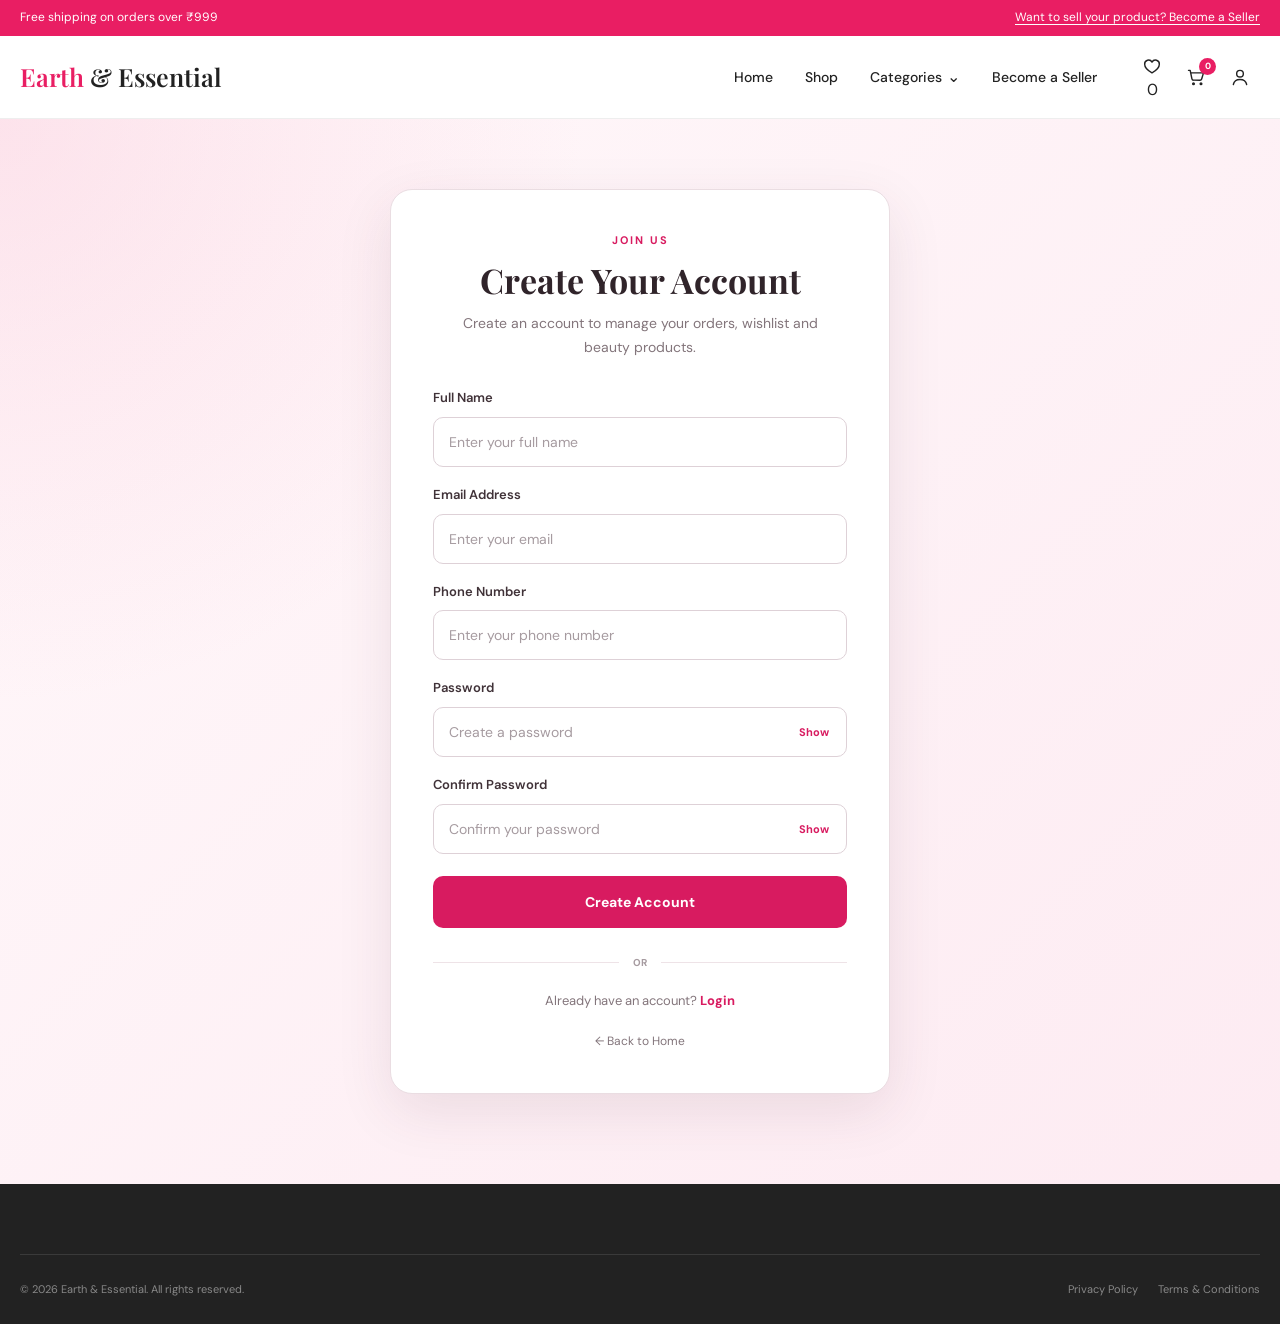
<file: register.html>
<!DOCTYPE html>
<html lang="en">
<head>
    <meta charset="UTF-8">
    <meta name="viewport" content="width=device-width, initial-scale=1.0">

    <meta
        name="description"
        content="Create your Earth & Essential account"
    >

    <title>Create Account | Earth & Essential</title>

    <link rel="preconnect" href="https://fonts.googleapis.com">
    <link rel="preconnect" href="https://fonts.gstatic.com" crossorigin>

    <link
        href="https://fonts.googleapis.com/css2?family=DM+Sans:wght@400;500;600;700&family=Playfair+Display:wght@500;600;700&display=swap"
        rel="stylesheet"
    >

    <link rel="stylesheet" href="css/style.css">
    <link rel="stylesheet" href="css/register.css">
</head>

<body>

    <div class="top-bar">
        <div class="container top-bar-content">
            <p>Free shipping on orders over ₹999</p>

            <a href="seller.html">
                Want to sell your product? Become a Seller
            </a>
        </div>
    </div>


    <header class="header">

        <div class="container navbar">

            <a href="index.html" class="logo">
                <span>Earth</span> & Essential
            </a>


            <nav class="desktop-nav">

                <a href="index.html">Home</a>

                <a href="shop.html">Shop</a>

                <div class="nav-dropdown">

                    <button
                        class="nav-dropdown-button"
                        type="button"
                    >
                        Categories
                        <span>⌄</span>
                    </button>


                    <div class="category-dropdown">

                        <div class="dropdown-column">

                            <h4>Makeup</h4>

                            <a href="shop.html?category=makeup">
                                Face Makeup
                            </a>

                            <a href="shop.html?category=makeup">
                                Eye Makeup
                            </a>

                            <a href="shop.html?category=makeup">
                                Lip Makeup
                            </a>

                            <a href="shop.html?category=makeup">
                                Makeup Brushes
                            </a>

                        </div>


                        <div class="dropdown-column">

                            <h4>Skincare</h4>

                            <a href="shop.html?category=skincare">
                                Face Wash
                            </a>

                            <a href="shop.html?category=skincare">
                                Serums
                            </a>

                            <a href="shop.html?category=skincare">
                                Moisturizers
                            </a>

                            <a href="shop.html?category=skincare">
                                Face Masks
                            </a>

                        </div>


                        <div class="dropdown-column">

                            <h4>Hair Care</h4>

                            <a href="shop.html?category=hair-care">
                                Shampoo
                            </a>

                            <a href="shop.html?category=hair-care">
                                Conditioner
                            </a>

                            <a href="shop.html?category=hair-care">
                                Hair Oil
                            </a>

                            <a href="shop.html?category=hair-care">
                                Hair Styling
                            </a>

                        </div>


                        <div class="dropdown-column">

                            <h4>More</h4>

                            <a href="shop.html?category=fragrance">
                                Fragrance
                            </a>

                            <a href="shop.html?category=bath-body">
                                Bath & Body
                            </a>

                            <a href="shop.html?category=beauty-tools">
                                Beauty Tools
                            </a>

                            <a href="shop.html">
                                View All Products
                            </a>

                        </div>

                    </div>

                </div>


                <a href="seller.html">
                    Become a Seller
                </a>

            </nav>


            <div class="nav-actions">

                <a
                    href="wishlist.html"
                    class="nav-icon"
                    aria-label="Wishlist"
                >

                    <svg viewBox="0 0 24 24">

                        <path
                            d="M20.8 8.7c0 5.5-8.8 10.3-8.8 10.3S3.2 14.2 3.2 8.7A4.7 4.7 0 0 1 12 6.1a4.7 4.7 0 0 1 8.8 2.6Z"
                        ></path>

                    </svg>

                    <span class="wishlist-count">0</span>

                </a>


                <a
                    href="cart.html"
                    class="nav-icon cart-button"
                    aria-label="Cart"
                >

                    <svg viewBox="0 0 24 24">

                        <path
                            d="M3 4h2l2.1 10.2a2 2 0 0 0 2 1.6h7.8a2 2 0 0 0 1.9-1.4L21 7H6"
                        ></path>

                        <circle
                            cx="9"
                            cy="20"
                            r="1"
                        ></circle>

                        <circle
                            cx="18"
                            cy="20"
                            r="1"
                        ></circle>

                    </svg>

                    <span class="cart-count">0</span>

                </a>


                <a
                    href="account.html"
                    class="nav-icon"
                    aria-label="Account"
                >

                    <svg viewBox="0 0 24 24">

                        <circle
                            cx="12"
                            cy="8"
                            r="4"
                        ></circle>

                        <path
                            d="M4 21c.8-4 3.5-6 8-6s7.2 2 8 6"
                        ></path>

                    </svg>

                </a>


                <button
                    class="menu-button"
                    type="button"
                    aria-label="Open menu"
                    aria-expanded="false"
                >
                    <span></span>
                    <span></span>
                    <span></span>
                </button>

            </div>

        </div>


        <div class="mobile-menu">

            <a href="index.html">Home</a>

            <a href="shop.html">Shop</a>

            <div class="mobile-category-title">
                Categories
            </div>

            <a href="shop.html?category=makeup">Makeup</a>
            <a href="shop.html?category=skincare">Skincare</a>
            <a href="shop.html?category=hair-care">Hair Care</a>
            <a href="shop.html?category=fragrance">Fragrance</a>
            <a href="shop.html?category=bath-body">Bath & Body</a>
            <a href="shop.html?category=beauty-tools">Beauty Tools</a>

            <a href="seller.html">Become a Seller</a>

        </div>

    </header>


    <main>

        <section class="register-section">

            <div class="container register-container">

                <div class="register-card">

                    <div class="register-heading">

                        <span class="eyebrow">
                            JOIN US
                        </span>

                        <h1>
                            Create Your Account
                        </h1>

                        <p>
                            Create an account to manage your
                            orders, wishlist and beauty products.
                        </p>

                    </div>


                    <div
                        class="register-message"
                        id="registerMessage"
                        role="alert"
                    ></div>


                    <form
                        id="registerForm"
                        class="register-form"
                        novalidate
                    >

                        <div class="form-group">

                            <label for="registerName">
                                Full Name
                            </label>

                            <input
                                type="text"
                                id="registerName"
                                name="name"
                                placeholder="Enter your full name"
                                autocomplete="name"
                                required
                            >

                        </div>


                        <div class="form-group">

                            <label for="registerEmail">
                                Email Address
                            </label>

                            <input
                                type="email"
                                id="registerEmail"
                                name="email"
                                placeholder="Enter your email"
                                autocomplete="email"
                                required
                            >

                        </div>


                        <div class="form-group">

                            <label for="registerPhone">
                                Phone Number
                            </label>

                            <input
                                type="tel"
                                id="registerPhone"
                                name="phone"
                                placeholder="Enter your phone number"
                                autocomplete="tel"
                                maxlength="10"
                            >

                        </div>


                        <div class="form-group">

                            <label for="registerPassword">
                                Password
                            </label>

                            <div class="password-field">

                                <input
                                    type="password"
                                    id="registerPassword"
                                    name="password"
                                    placeholder="Create a password"
                                    autocomplete="new-password"
                                    required
                                >

                                <button
                                    type="button"
                                    id="toggleRegisterPassword"
                                    class="password-toggle"
                                    aria-label="Show password"
                                >
                                    Show
                                </button>

                            </div>

                        </div>


                        <div class="form-group">

                            <label for="registerConfirmPassword">
                                Confirm Password
                            </label>

                            <div class="password-field">

                                <input
                                    type="password"
                                    id="registerConfirmPassword"
                                    name="confirmPassword"
                                    placeholder="Confirm your password"
                                    autocomplete="new-password"
                                    required
                                >

                                <button
                                    type="button"
                                    id="toggleConfirmPassword"
                                    class="password-toggle"
                                    aria-label="Show password"
                                >
                                    Show
                                </button>

                            </div>

                        </div>


                        <button
                            type="submit"
                            class="register-button"
                        >
                            Create Account
                        </button>

                    </form>


                    <div class="register-divider">
                        <span>OR</span>
                    </div>


                    <p class="login-text">

                        Already have an account?

                        <a href="login.html">
                            Login
                        </a>

                    </p>


                    <a
                        href="index.html"
                        class="back-home"
                    >
                        ← Back to Home
                    </a>

                </div>

            </div>

        </section>

    </main>


    <footer class="footer">

        <div class="container footer-bottom">

            <p>
                © 2026 Earth & Essential.
                All rights reserved.
            </p>

            <div>

                <a href="#">
                    Privacy Policy
                </a>

                <a href="#">
                    Terms & Conditions
                </a>

            </div>

        </div>

    </footer>


    <script src="js/script.js"></script>
    <script src="js/register.js"></script>

</body>
</html>
</file>
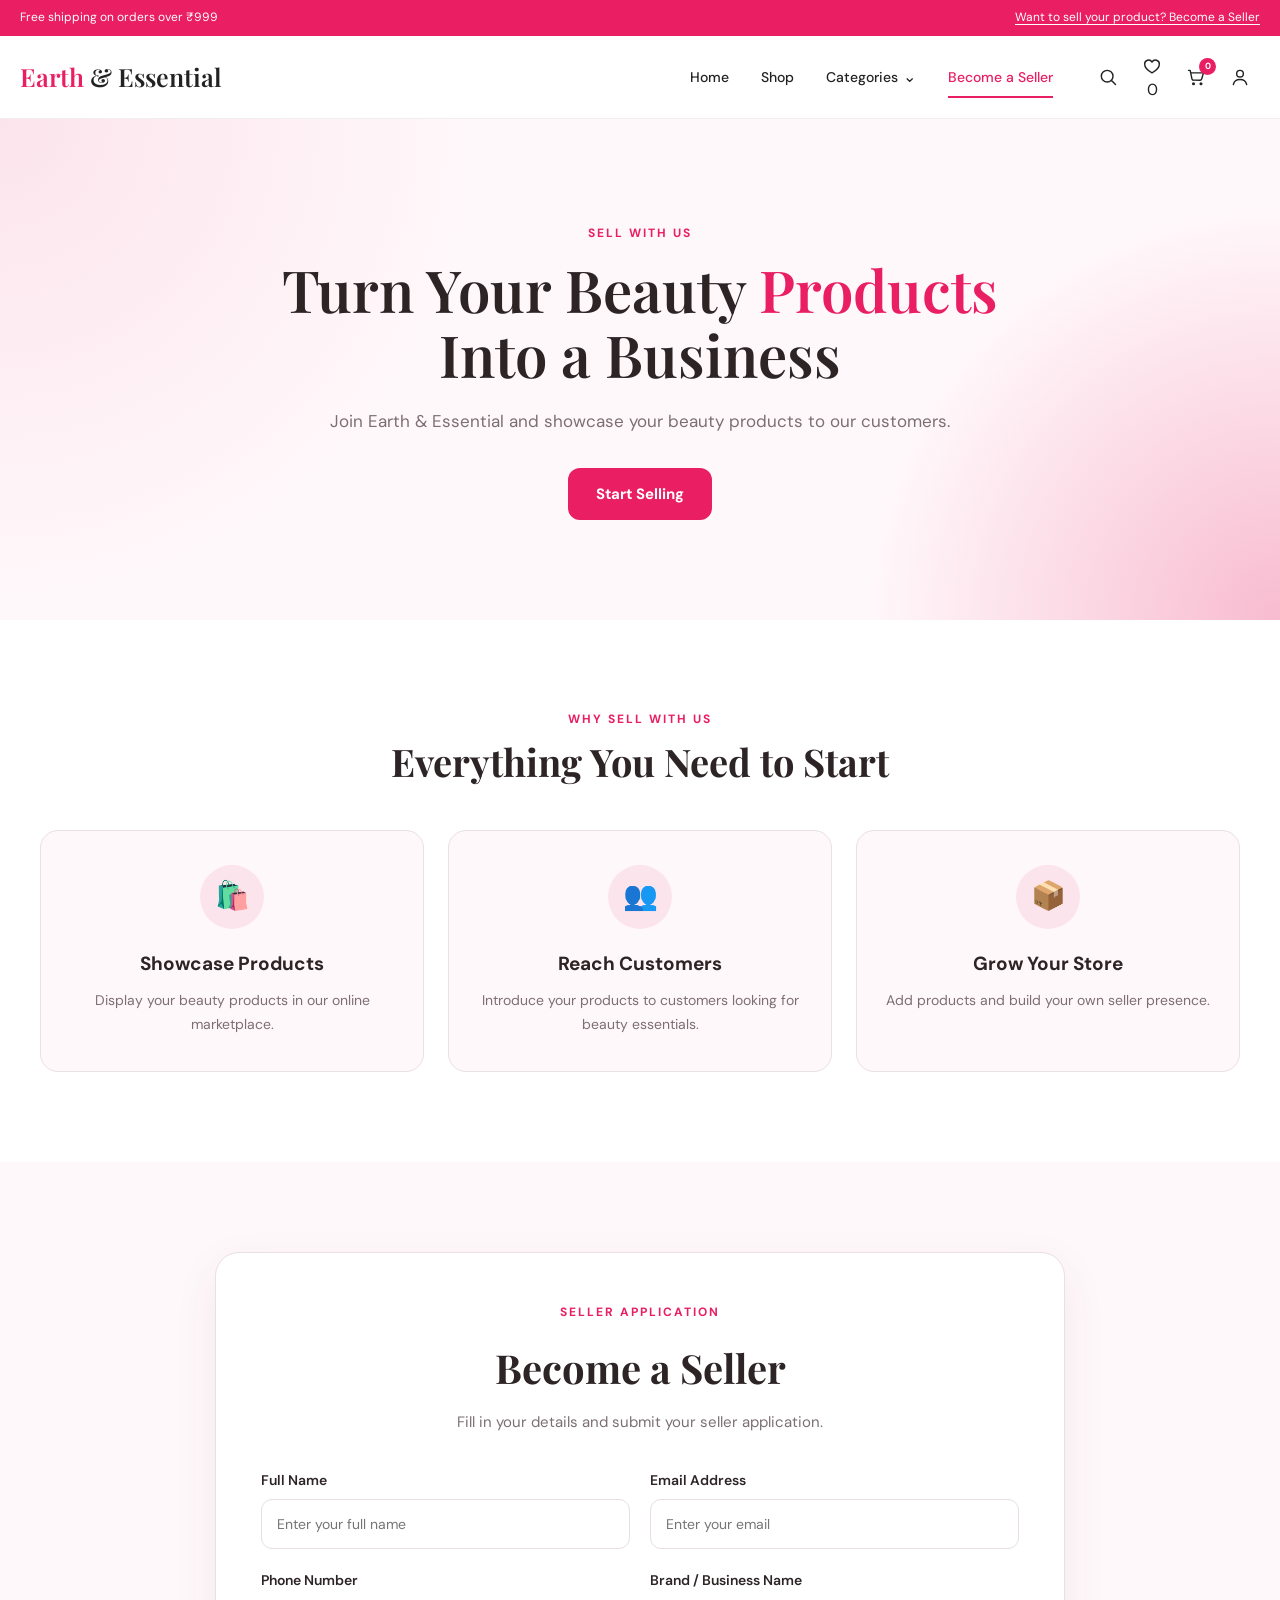
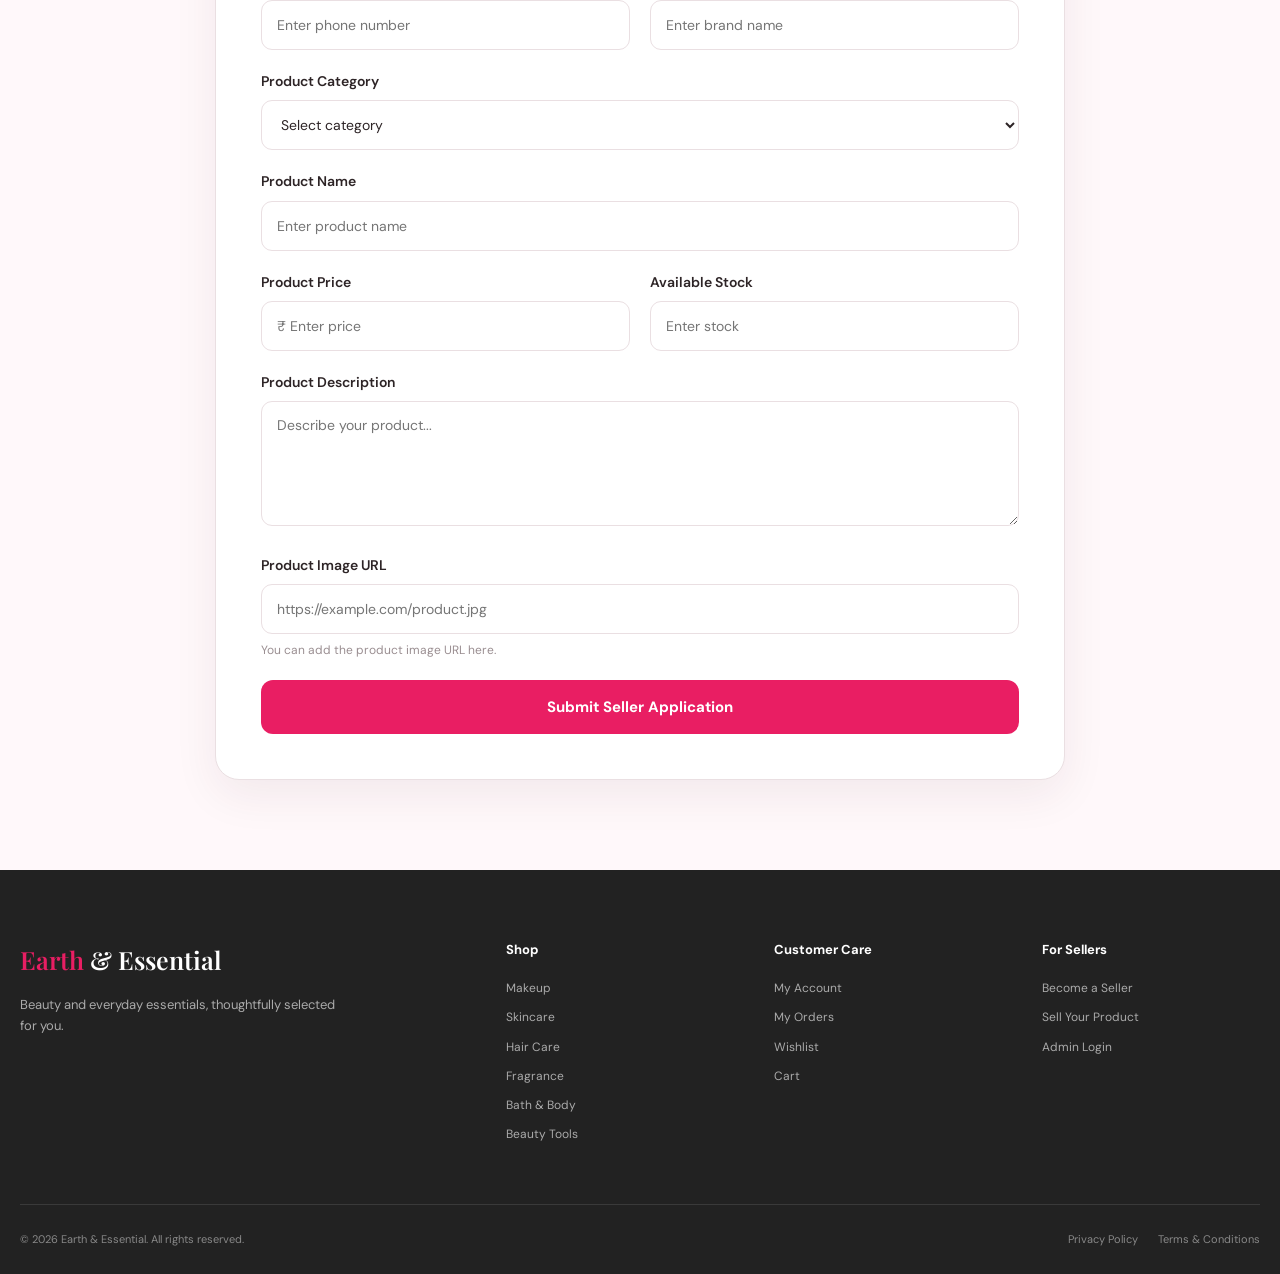
<file: seller.html>
<!DOCTYPE html>
<html lang="en">
<head>
    <meta charset="UTF-8">
    <meta name="viewport" content="width=device-width, initial-scale=1.0">

    <meta
        name="description"
        content="Become a seller on Earth & Essential"
    >

    <title>Become a Seller | Earth & Essential</title>

    <link rel="preconnect" href="https://fonts.googleapis.com">
    <link
        rel="preconnect"
        href="https://fonts.gstatic.com"
        crossorigin
    >

    <link
        href="https://fonts.googleapis.com/css2?family=DM+Sans:wght@400;500;600;700&family=Playfair+Display:wght@500;600;700&display=swap"
        rel="stylesheet"
    >

    <link rel="stylesheet" href="css/style.css">
    <link rel="stylesheet" href="css/seller.css">
</head>

<body>

    <div class="top-bar">
        <div class="container top-bar-content">
            <p>Free shipping on orders over ₹999</p>

            <a href="seller.html">
                Want to sell your product? Become a Seller
            </a>
        </div>
    </div>


    <header class="header">

        <div class="container navbar">

            <a href="index.html" class="logo">
                <span>Earth</span> & Essential
            </a>


            <nav class="desktop-nav">

                <a href="index.html">Home</a>

                <a href="shop.html">Shop</a>

                <div class="nav-dropdown">

                    <button
                        class="nav-dropdown-button"
                        type="button"
                    >
                        Categories
                        <span>⌄</span>
                    </button>

                    <div class="category-dropdown">

                        <div class="dropdown-column">

                            <h4>Makeup</h4>

                            <a href="shop.html?category=makeup">
                                Face Makeup
                            </a>

                            <a href="shop.html?category=makeup">
                                Eye Makeup
                            </a>

                            <a href="shop.html?category=makeup">
                                Lip Makeup
                            </a>

                            <a href="shop.html?category=makeup">
                                Makeup Brushes
                            </a>

                        </div>


                        <div class="dropdown-column">

                            <h4>Skincare</h4>

                            <a href="shop.html?category=skincare">
                                Face Wash
                            </a>

                            <a href="shop.html?category=skincare">
                                Serums
                            </a>

                            <a href="shop.html?category=skincare">
                                Moisturizers
                            </a>

                            <a href="shop.html?category=skincare">
                                Face Masks
                            </a>

                        </div>


                        <div class="dropdown-column">

                            <h4>Hair Care</h4>

                            <a href="shop.html?category=hair-care">
                                Shampoo
                            </a>

                            <a href="shop.html?category=hair-care">
                                Conditioner
                            </a>

                            <a href="shop.html?category=hair-care">
                                Hair Oil
                            </a>

                            <a href="shop.html?category=hair-care">
                                Hair Styling
                            </a>

                        </div>


                        <div class="dropdown-column">

                            <h4>More</h4>

                            <a href="shop.html?category=fragrance">
                                Fragrance
                            </a>

                            <a href="shop.html?category=bath-body">
                                Bath & Body
                            </a>

                            <a href="shop.html?category=beauty-tools">
                                Beauty Tools
                            </a>

                            <a href="shop.html">
                                View All Products
                            </a>

                        </div>

                    </div>

                </div>


                <a
                    href="seller.html"
                    class="active"
                >
                    Become a Seller
                </a>

            </nav>


            <div class="nav-actions">

                <button
                    class="nav-icon search-button"
                    type="button"
                    aria-label="Search"
                >
                    <svg viewBox="0 0 24 24">
                        <circle
                            cx="11"
                            cy="11"
                            r="7"
                        ></circle>

                        <path
                            d="M16.5 16.5L21 21"
                        ></path>
                    </svg>
                </button>


                <a
                    href="wishlist.html"
                    class="nav-icon"
                    aria-label="Wishlist"
                >
                    <svg viewBox="0 0 24 24">
                        <path
                            d="M20.8 8.7c0 5.5-8.8 10.3-8.8 10.3S3.2 14.2 3.2 8.7A4.7 4.7 0 0 1 12 6.1a4.7 4.7 0 0 1 8.8 2.6Z"
                        ></path>
                    </svg>

                    <span class="wishlist-count">
                        0
                    </span>
                </a>


                <a
                    href="cart.html"
                    class="nav-icon"
                    aria-label="Cart"
                >
                    <svg viewBox="0 0 24 24">
                        <path
                            d="M3 4h2l2.1 10.2a2 2 0 0 0 2 1.6h7.8a2 2 0 0 0 1.9-1.4L21 7H6"
                        ></path>

                        <circle
                            cx="9"
                            cy="20"
                            r="1"
                        ></circle>

                        <circle
                            cx="18"
                            cy="20"
                            r="1"
                        ></circle>
                    </svg>

                    <span class="cart-count">
                        0
                    </span>
                </a>


                <a
                    href="account.html"
                    class="nav-icon"
                    aria-label="Account"
                >
                    <svg viewBox="0 0 24 24">
                        <circle
                            cx="12"
                            cy="8"
                            r="4"
                        ></circle>

                        <path
                            d="M4 21c.8-4 3.5-6 8-6s7.2 2 8 6"
                        ></path>
                    </svg>
                </a>


                <button
                    class="menu-button"
                    type="button"
                    aria-label="Open menu"
                >
                    <span></span>
                    <span></span>
                    <span></span>
                </button>

            </div>

        </div>


        <div class="mobile-menu">

            <a href="index.html">Home</a>

            <a href="shop.html">Shop</a>

            <div class="mobile-category-title">
                Categories
            </div>

            <a href="shop.html?category=makeup">
                Makeup
            </a>

            <a href="shop.html?category=skincare">
                Skincare
            </a>

            <a href="shop.html?category=hair-care">
                Hair Care
            </a>

            <a href="shop.html?category=fragrance">
                Fragrance
            </a>

            <a href="shop.html?category=bath-body">
                Bath & Body
            </a>

            <a href="shop.html?category=beauty-tools">
                Beauty Tools
            </a>

            <a href="seller.html">
                Become a Seller
            </a>

            <a href="account.html">
                Account
            </a>

        </div>

    </header>


    <main>

        <section class="seller-hero">

            <div class="container">

                <span class="seller-eyebrow">
                    SELL WITH US
                </span>

                <h1>
                    Turn Your Beauty
                    <span>Products</span>
                    Into a Business
                </h1>

                <p>
                    Join Earth & Essential and showcase
                    your beauty products to our customers.
                </p>

                <a
                    href="#sellerForm"
                    class="seller-hero-button"
                >
                    Start Selling
                </a>

            </div>

        </section>


        <section class="seller-benefits">

            <div class="container">

                <div class="section-heading">

                    <span>
                        WHY SELL WITH US
                    </span>

                    <h2>
                        Everything You Need to Start
                    </h2>

                </div>


                <div class="benefits-grid">

                    <div class="benefit-card">

                        <div class="benefit-icon">
                            🛍️
                        </div>

                        <h3>
                            Showcase Products
                        </h3>

                        <p>
                            Display your beauty products
                            in our online marketplace.
                        </p>

                    </div>


                    <div class="benefit-card">

                        <div class="benefit-icon">
                            👥
                        </div>

                        <h3>
                            Reach Customers
                        </h3>

                        <p>
                            Introduce your products to
                            customers looking for beauty essentials.
                        </p>

                    </div>


                    <div class="benefit-card">

                        <div class="benefit-icon">
                            📦
                        </div>

                        <h3>
                            Grow Your Store
                        </h3>

                        <p>
                            Add products and build your
                            own seller presence.
                        </p>

                    </div>

                </div>

            </div>

        </section>


        <section
            class="seller-form-section"
            id="sellerForm"
        >

            <div class="container">

                <div class="seller-form-wrapper">

                    <div class="seller-form-intro">

                        <span class="seller-eyebrow">
                            SELLER APPLICATION
                        </span>

                        <h2>
                            Become a Seller
                        </h2>

                        <p>
                            Fill in your details and
                            submit your seller application.
                        </p>

                    </div>


                    <form
                        id="sellerApplicationForm"
                        class="seller-form"
                    >

                        <div class="form-row">

                            <div class="form-group">

                                <label for="sellerName">
                                    Full Name
                                </label>

                                <input
                                    type="text"
                                    id="sellerName"
                                    name="sellerName"
                                    placeholder="Enter your full name"
                                    required
                                >

                            </div>


                            <div class="form-group">

                                <label for="sellerEmail">
                                    Email Address
                                </label>

                                <input
                                    type="email"
                                    id="sellerEmail"
                                    name="sellerEmail"
                                    placeholder="Enter your email"
                                    required
                                >

                            </div>

                        </div>


                        <div class="form-row">

                            <div class="form-group">

                                <label for="sellerPhone">
                                    Phone Number
                                </label>

                                <input
                                    type="tel"
                                    id="sellerPhone"
                                    name="sellerPhone"
                                    placeholder="Enter phone number"
                                    required
                                >

                            </div>


                            <div class="form-group">

                                <label for="businessName">
                                    Brand / Business Name
                                </label>

                                <input
                                    type="text"
                                    id="businessName"
                                    name="businessName"
                                    placeholder="Enter brand name"
                                    required
                                >

                            </div>

                        </div>


                        <div class="form-group">

                            <label for="sellerCategory">
                                Product Category
                            </label>

                            <select
                                id="sellerCategory"
                                name="sellerCategory"
                                required
                            >

                                <option value="">
                                    Select category
                                </option>

                                <option value="makeup">
                                    Makeup
                                </option>

                                <option value="skincare">
                                    Skincare
                                </option>

                                <option value="hair-care">
                                    Hair Care
                                </option>

                                <option value="fragrance">
                                    Fragrance
                                </option>

                                <option value="bath-body">
                                    Bath & Body
                                </option>

                                <option value="beauty-tools">
                                    Beauty Tools
                                </option>

                            </select>

                        </div>


                        <div class="form-group">

                            <label for="productName">
                                Product Name
                            </label>

                            <input
                                type="text"
                                id="productName"
                                name="productName"
                                placeholder="Enter product name"
                                required
                            >

                        </div>


                        <div class="form-row">

                            <div class="form-group">

                                <label for="productPrice">
                                    Product Price
                                </label>

                                <input
                                    type="number"
                                    id="productPrice"
                                    name="productPrice"
                                    placeholder="₹ Enter price"
                                    min="0"
                                    required
                                >

                            </div>


                            <div class="form-group">

                                <label for="productStock">
                                    Available Stock
                                </label>

                                <input
                                    type="number"
                                    id="productStock"
                                    name="productStock"
                                    placeholder="Enter stock"
                                    min="0"
                                    required
                                >

                            </div>

                        </div>


                        <div class="form-group">

                            <label for="productDescription">
                                Product Description
                            </label>

                            <textarea
                                id="productDescription"
                                name="productDescription"
                                rows="5"
                                placeholder="Describe your product..."
                                required
                            ></textarea>

                        </div>


                        <div class="form-group">

                            <label for="productImage">
                                Product Image URL
                            </label>

                            <input
                                type="url"
                                id="productImage"
                                name="productImage"
                                placeholder="https://example.com/product.jpg"
                            >

                            <small>
                                You can add the product image URL here.
                            </small>

                        </div>


                        <div
                            id="sellerFormMessage"
                            class="seller-form-message"
                            style="display:none;"
                        ></div>


                        <button
                            type="submit"
                            class="seller-submit-button"
                        >
                            Submit Seller Application
                        </button>

                    </form>

                </div>

            </div>

        </section>

    </main>


    <footer class="footer">

        <div class="container footer-grid">

            <div class="footer-brand">

                <a href="index.html" class="logo">
                    <span>Earth</span> & Essential
                </a>

                <p>
                    Beauty and everyday essentials,
                    thoughtfully selected for you.
                </p>

            </div>


            <div class="footer-column">

                <h3>Shop</h3>

                <a href="shop.html?category=makeup">
                    Makeup
                </a>

                <a href="shop.html?category=skincare">
                    Skincare
                </a>

                <a href="shop.html?category=hair-care">
                    Hair Care
                </a>

                <a href="shop.html?category=fragrance">
                    Fragrance
                </a>

                <a href="shop.html?category=bath-body">
                    Bath & Body
                </a>

                <a href="shop.html?category=beauty-tools">
                    Beauty Tools
                </a>

            </div>


            <div class="footer-column">

                <h3>Customer Care</h3>

                <a href="account.html">
                    My Account
                </a>

                <a href="orders.html">
                    My Orders
                </a>

                <a href="wishlist.html">
                    Wishlist
                </a>

                <a href="cart.html">
                    Cart
                </a>

            </div>


            <div class="footer-column">

                <h3>For Sellers</h3>

                <a href="seller.html">
                    Become a Seller
                </a>

                <a href="seller.html">
                    Sell Your Product
                </a>

                <a href="admin-login.html">
                    Admin Login
                </a>

            </div>

        </div>


        <div class="container footer-bottom">

            <p>
                © 2026 Earth & Essential. All rights reserved.
            </p>

            <div>

                <a href="#">
                    Privacy Policy
                </a>

                <a href="#">
                    Terms & Conditions
                </a>

            </div>

        </div>

    </footer>


    <script src="js/script.js"></script>
    <script src="js/seller.js"></script>

</body>
</html>
</file>
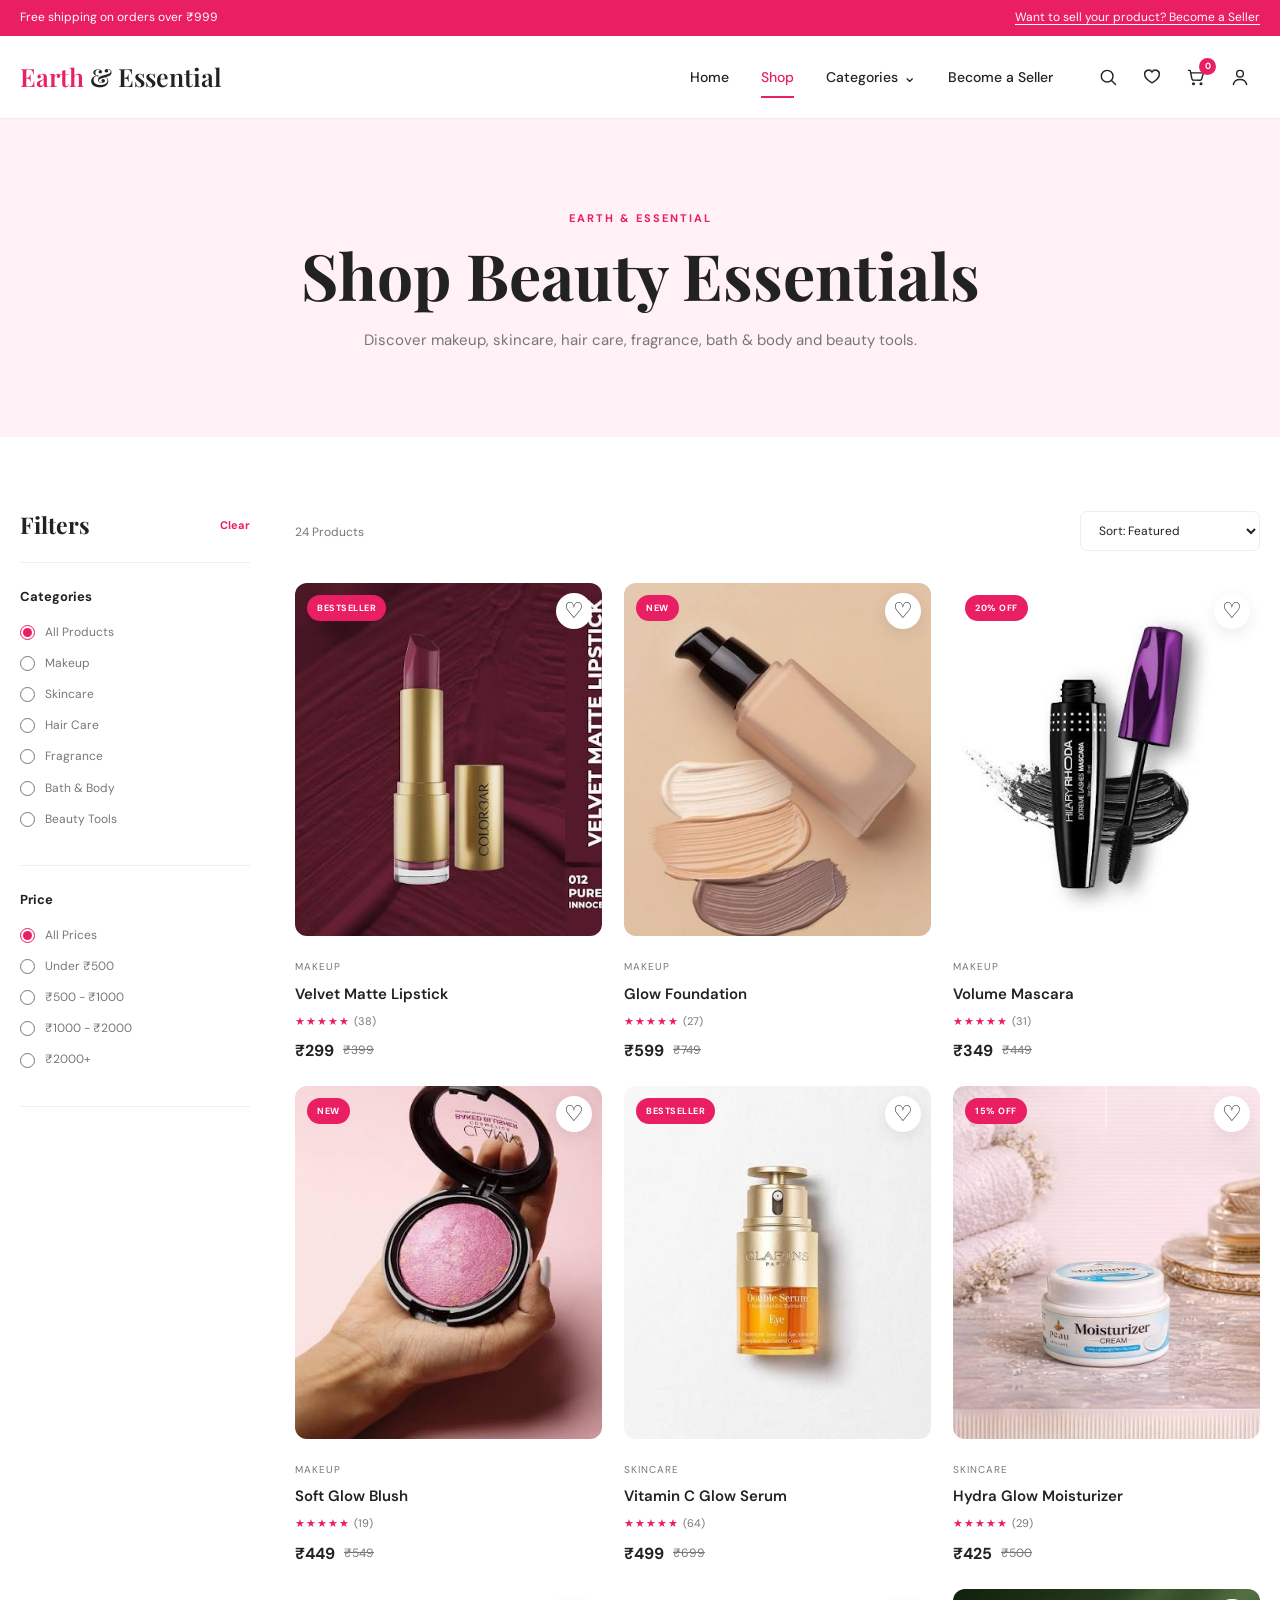
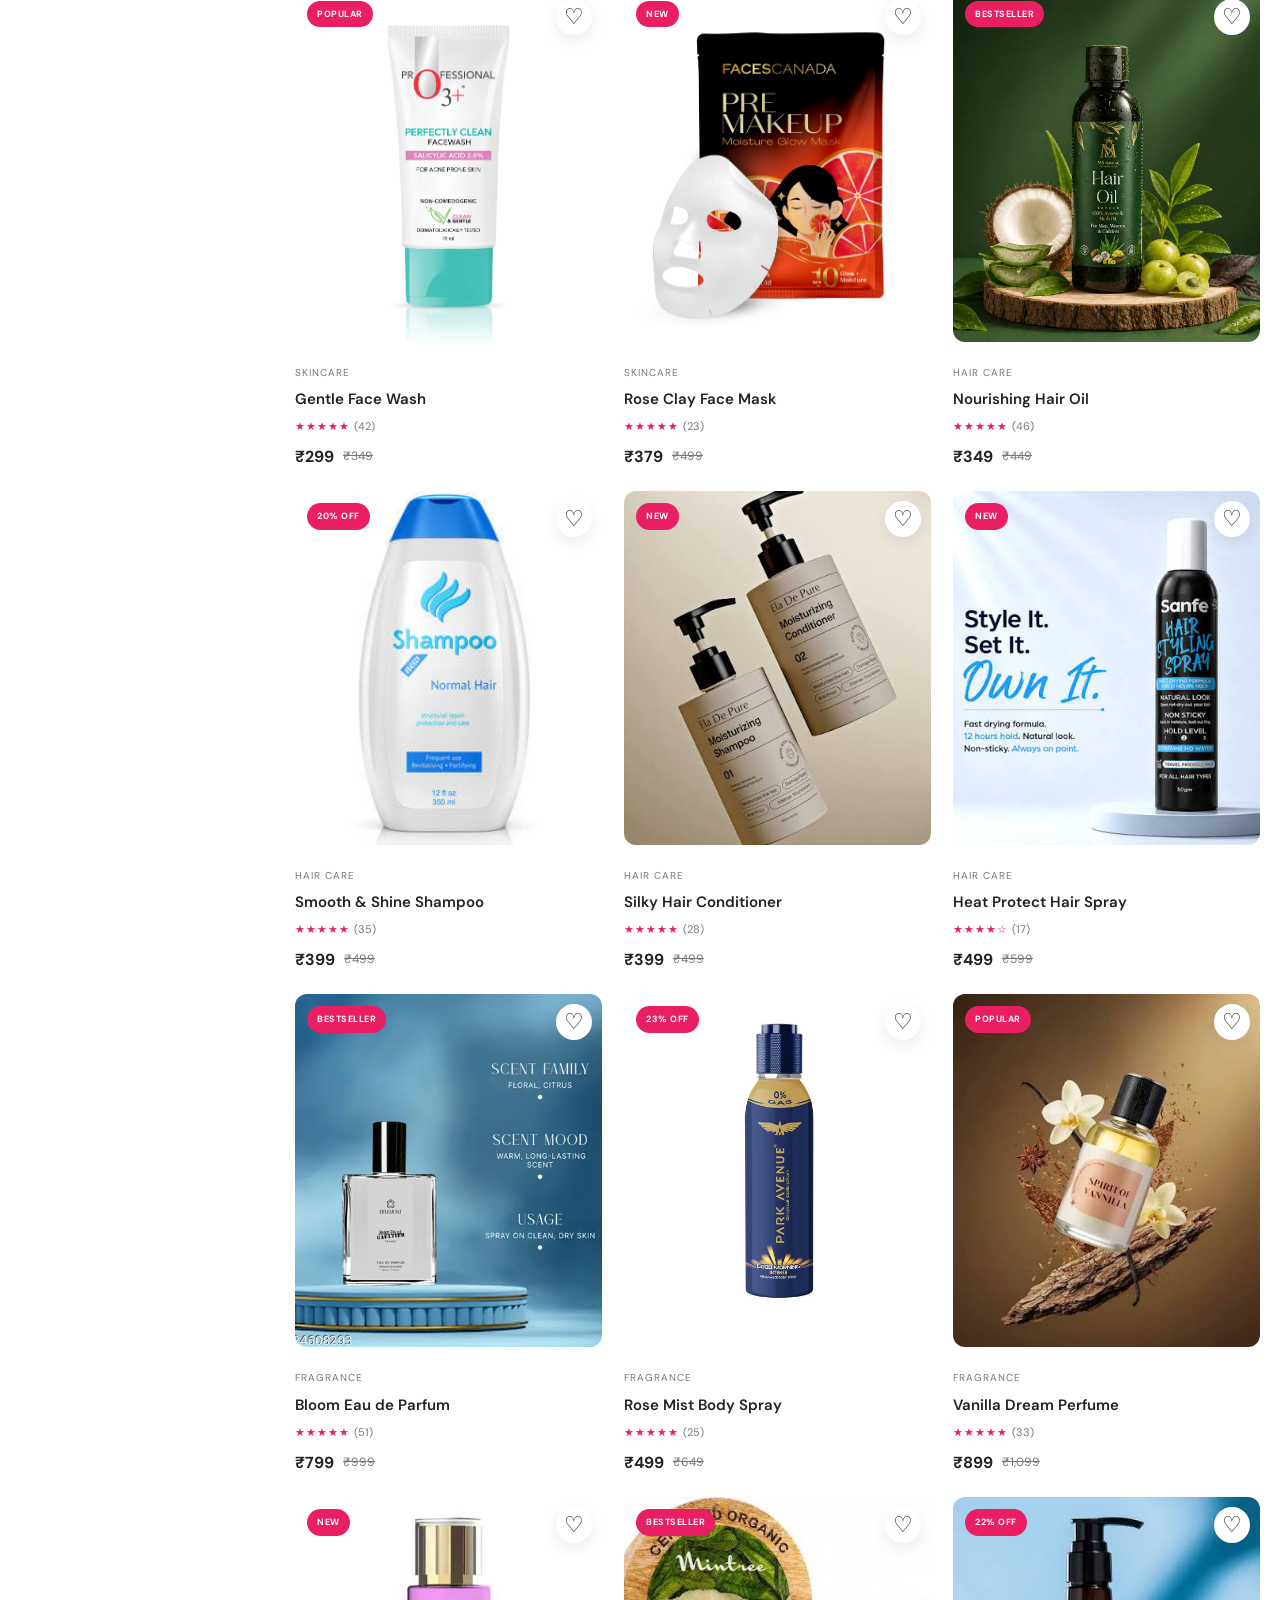
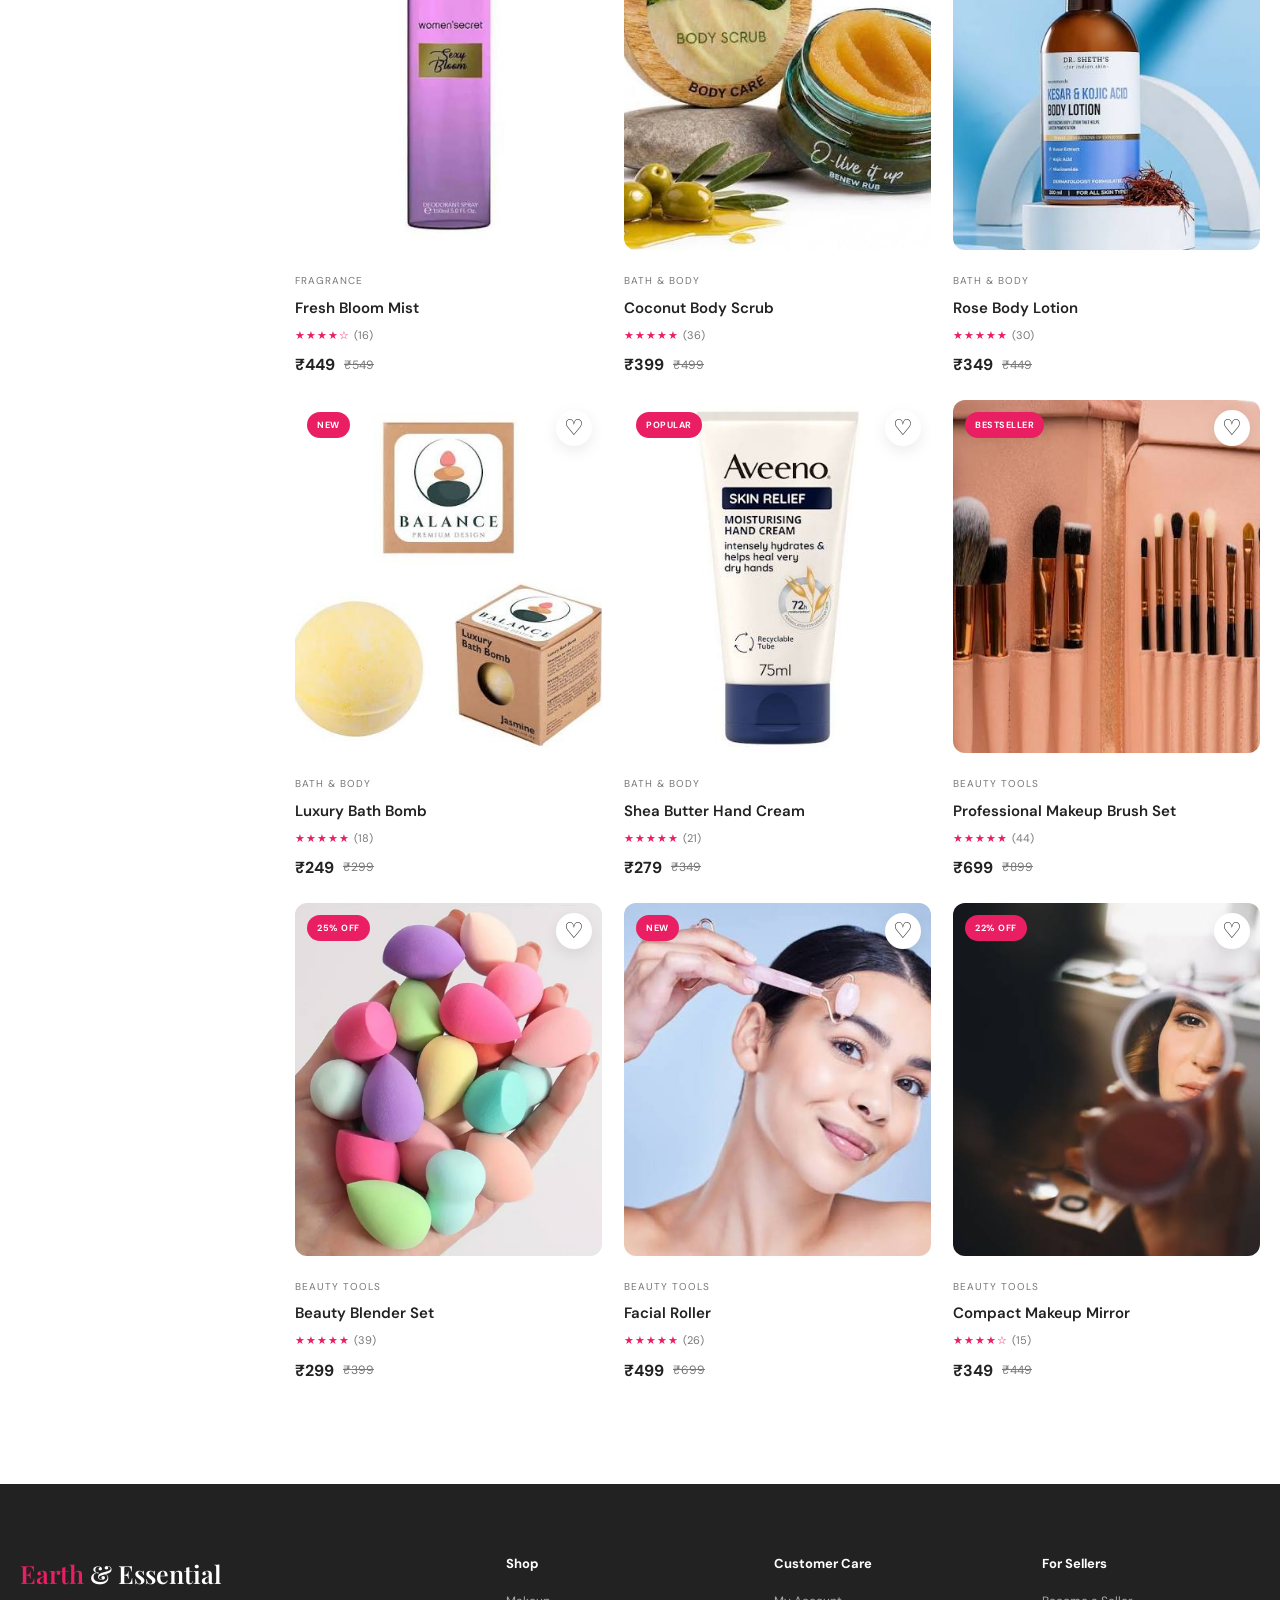
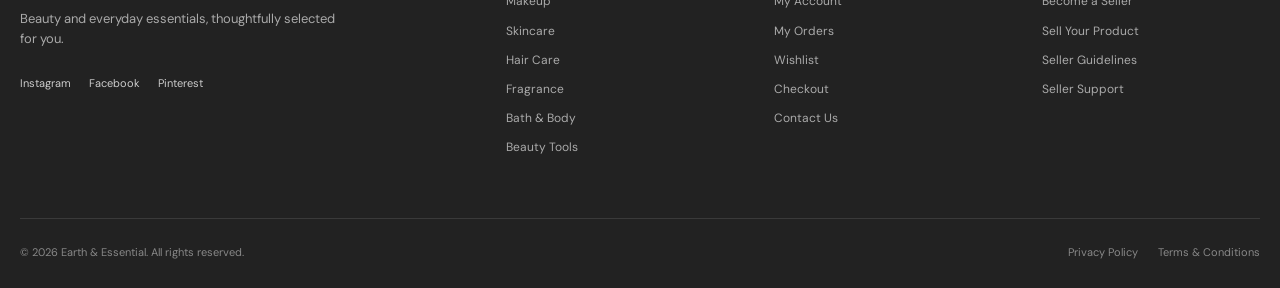
<file: shop.html>
<!DOCTYPE html>
<html lang="en">
<head>
    <meta charset="UTF-8">
    <meta name="viewport" content="width=device-width, initial-scale=1.0">
    <meta name="description" content="Shop beauty products at Earth & Essential.">
    <title>Shop | Earth & Essential</title>

    <link rel="preconnect" href="https://fonts.googleapis.com">
    <link rel="preconnect" href="https://fonts.gstatic.com" crossorigin>
    <link href="https://fonts.googleapis.com/css2?family=DM+Sans:wght@400;500;600;700&family=Playfair+Display:wght@500;600;700&display=swap" rel="stylesheet">

    <link rel="stylesheet" href="css/style.css">
    <link rel="stylesheet" href="css/shop.css">
</head>

<body>

    <div class="top-bar">
        <div class="container top-bar-content">
            <p>Free shipping on orders over ₹999</p>
            <a href="seller.html">Want to sell your product? Become a Seller</a>
        </div>
    </div>

    <header class="header">
        <div class="container navbar">

            <a href="index.html" class="logo">
                <span>Earth</span> & Essential
            </a>

            <nav class="desktop-nav">

                <a href="index.html">Home</a>

                <a href="shop.html" class="active">Shop</a>

                <div class="nav-dropdown">

                    <button class="nav-dropdown-button" type="button">
                        Categories
                        <span>⌄</span>
                    </button>

                    <div class="category-dropdown">

                        <div class="dropdown-column">
                            <h4>Makeup</h4>
                            <a href="shop.html?category=makeup">Face Makeup</a>
                            <a href="shop.html?category=makeup">Eye Makeup</a>
                            <a href="shop.html?category=makeup">Lip Makeup</a>
                            <a href="shop.html?category=makeup">Makeup Brushes</a>
                        </div>

                        <div class="dropdown-column">
                            <h4>Skincare</h4>
                            <a href="shop.html?category=skincare">Face Wash</a>
                            <a href="shop.html?category=skincare">Serums</a>
                            <a href="shop.html?category=skincare">Moisturizers</a>
                            <a href="shop.html?category=skincare">Face Masks</a>
                        </div>

                        <div class="dropdown-column">
                            <h4>Hair Care</h4>
                            <a href="shop.html?category=hair-care">Shampoo</a>
                            <a href="shop.html?category=hair-care">Conditioner</a>
                            <a href="shop.html?category=hair-care">Hair Oil</a>
                            <a href="shop.html?category=hair-care">Hair Styling</a>
                        </div>

                        <div class="dropdown-column">
                            <h4>More</h4>
                            <a href="shop.html?category=fragrance">Fragrance</a>
                            <a href="shop.html?category=bath-body">Bath & Body</a>
                            <a href="shop.html?category=beauty-tools">Beauty Tools</a>
                            <a href="shop.html">View All Products</a>
                        </div>

                    </div>
                </div>

                <a href="seller.html">Become a Seller</a>

            </nav>

            <div class="nav-actions">

                <button class="nav-icon search-button" type="button" aria-label="Search">
                    <svg viewBox="0 0 24 24">
                        <circle cx="11" cy="11" r="7"></circle>
                        <path d="M16.5 16.5L21 21"></path>
                    </svg>
                </button>

                <a href="wishlist.html" class="nav-icon" aria-label="Wishlist">
                    <svg viewBox="0 0 24 24">
                        <path d="M20.8 8.7c0 5.5-8.8 10.3-8.8 10.3S3.2 14.2 3.2 8.7A4.7 4.7 0 0 1 12 6.1a4.7 4.7 0 0 1 8.8 2.6Z"></path>
                    </svg>
                </a>

                <a href="cart.html" class="nav-icon cart-button" aria-label="Cart">
                    <svg viewBox="0 0 24 24">
                        <path d="M3 4h2l2.1 10.2a2 2 0 0 0 2 1.6h7.8a2 2 0 0 0 1.9-1.4L21 7H6"></path>
                        <circle cx="9" cy="20" r="1"></circle>
                        <circle cx="18" cy="20" r="1"></circle>
                    </svg>
                    <span class="cart-count">0</span>
                </a>

                <a href="account.html" class="nav-icon account-button" aria-label="Account">
                    <svg viewBox="0 0 24 24">
                        <circle cx="12" cy="8" r="4"></circle>
                        <path d="M4 21c.8-4 3.5-6 8-6s7.2 2 8 6"></path>
                    </svg>
                </a>

                <button class="menu-button" type="button" aria-label="Open menu">
                    <span></span>
                    <span></span>
                    <span></span>
                </button>

            </div>
        </div>

        <div class="mobile-menu">

            <a href="index.html">Home</a>
            <a href="shop.html">Shop</a>

            <div class="mobile-category-title">Categories</div>

            <a href="shop.html?category=makeup">Makeup</a>
            <a href="shop.html?category=skincare">Skincare</a>
            <a href="shop.html?category=hair-care">Hair Care</a>
            <a href="shop.html?category=fragrance">Fragrance</a>
            <a href="shop.html?category=bath-body">Bath & Body</a>
            <a href="shop.html?category=beauty-tools">Beauty Tools</a>

            <a href="seller.html">Become a Seller</a>
            <a href="account.html">Account</a>

        </div>

        <div class="search-panel">

            <div class="container search-panel-inner">

                <form class="search-form" id="searchForm">

                    <svg viewBox="0 0 24 24">
                        <circle cx="11" cy="11" r="7"></circle>
                        <path d="M16.5 16.5L21 21"></path>
                    </svg>

                    <input
                        type="search"
                        id="searchInput"
                        placeholder="Search beauty products..."
                        autocomplete="off"
                    >

                    <button type="button" class="search-close" aria-label="Close search">
                        ×
                    </button>

                </form>

                <div class="search-suggestions">
                    <span>Popular searches</span>
                    <a href="shop.html?category=skincare">Skincare</a>
                    <a href="shop.html?category=makeup">Lipstick</a>
                    <a href="shop.html?category=hair-care">Hair Care</a>
                    <a href="shop.html?category=fragrance">Perfume</a>
                </div>

            </div>

        </div>

    </header>


    <main>

        <section class="shop-hero">

            <div class="container">

                <span class="eyebrow">EARTH & ESSENTIAL</span>

                <h1>Shop Beauty Essentials</h1>

                <p>
                    Discover makeup, skincare, hair care, fragrance,
                    bath & body and beauty tools.
                </p>

            </div>

        </section>


        <section class="shop-section">

            <div class="container">

                <div class="shop-layout">

                    <aside class="shop-sidebar">

                        <div class="filter-header">
                            <h2>Filters</h2>

                            <button
                                type="button"
                                id="clearFilters"
                                class="clear-filters"
                            >
                                Clear
                            </button>
                        </div>


                        <div class="filter-group">

                            <h3>Categories</h3>

                            <label class="filter-option">
                                <input
                                    type="radio"
                                    name="category"
                                    value="all"
                                    checked
                                >
                                <span>All Products</span>
                            </label>

                            <label class="filter-option">
                                <input
                                    type="radio"
                                    name="category"
                                    value="makeup"
                                >
                                <span>Makeup</span>
                            </label>

                            <label class="filter-option">
                                <input
                                    type="radio"
                                    name="category"
                                    value="skincare"
                                >
                                <span>Skincare</span>
                            </label>

                            <label class="filter-option">
                                <input
                                    type="radio"
                                    name="category"
                                    value="hair-care"
                                >
                                <span>Hair Care</span>
                            </label>

                            <label class="filter-option">
                                <input
                                    type="radio"
                                    name="category"
                                    value="fragrance"
                                >
                                <span>Fragrance</span>
                            </label>

                            <label class="filter-option">
                                <input
                                    type="radio"
                                    name="category"
                                    value="bath-body"
                                >
                                <span>Bath & Body</span>
                            </label>

                            <label class="filter-option">
                                <input
                                    type="radio"
                                    name="category"
                                    value="beauty-tools"
                                >
                                <span>Beauty Tools</span>
                            </label>

                        </div>


                        <div class="filter-group">

                            <h3>Price</h3>

                            <label class="filter-option">
                                <input
                                    type="radio"
                                    name="price"
                                    value="all"
                                    checked
                                >
                                <span>All Prices</span>
                            </label>

                            <label class="filter-option">
                                <input
                                    type="radio"
                                    name="price"
                                    value="0-500"
                                >
                                <span>Under ₹500</span>
                            </label>

                            <label class="filter-option">
                                <input
                                    type="radio"
                                    name="price"
                                    value="500-1000"
                                >
                                <span>₹500 - ₹1000</span>
                            </label>

                            <label class="filter-option">
                                <input
                                    type="radio"
                                    name="price"
                                    value="1000-2000"
                                >
                                <span>₹1000 - ₹2000</span>
                            </label>

                            <label class="filter-option">
                                <input
                                    type="radio"
                                    name="price"
                                    value="2000+"
                                >
                                <span>₹2000+</span>
                            </label>

                        </div>

                    </aside>


                    <div class="shop-products">

                        <div class="shop-toolbar">

                            <div>
                                <span class="product-result-count" id="productCount">
                                    24 Products
                                </span>
                            </div>

                            <select id="sortProducts" class="sort-select">
                                <option value="default">Sort: Featured</option>
                                <option value="price-low">Price: Low to High</option>
                                <option value="price-high">Price: High to Low</option>
                                <option value="name">Name: A to Z</option>
                                <option value="rating">Highest Rated</option>
                            </select>

                        </div>


                        <div
                            class="product-grid shop-product-grid"
                            id="productGrid"
                        ></div>


                        <div
                            class="no-products"
                            id="noProducts"
                        >
                            <div>♡</div>
                            <h2>No products found</h2>
                            <p>Try changing your filters or search.</p>
                        </div>

                    </div>

                </div>

            </div>

        </section>

    </main>


    <footer class="footer">

        <div class="container footer-grid">

            <div class="footer-brand">

                <a href="index.html" class="logo">
                    <span>Earth</span> & Essential
                </a>

                <p>
                    Beauty and everyday essentials,
                    thoughtfully selected for you.
                </p>

                <div class="social-links">
                    <a href="#">Instagram</a>
                    <a href="#">Facebook</a>
                    <a href="#">Pinterest</a>
                </div>

            </div>


            <div class="footer-column">

                <h3>Shop</h3>

                <a href="shop.html?category=makeup">Makeup</a>
                <a href="shop.html?category=skincare">Skincare</a>
                <a href="shop.html?category=hair-care">Hair Care</a>
                <a href="shop.html?category=fragrance">Fragrance</a>
                <a href="shop.html?category=bath-body">Bath & Body</a>
                <a href="shop.html?category=beauty-tools">Beauty Tools</a>

            </div>


            <div class="footer-column">

                <h3>Customer Care</h3>

                <a href="account.html">My Account</a>
                <a href="orders.html">My Orders</a>
                <a href="wishlist.html">Wishlist</a>
                <a href="checkout.html">Checkout</a>
                <a href="#">Contact Us</a>

            </div>


            <div class="footer-column">

                <h3>For Sellers</h3>

                <a href="seller.html">Become a Seller</a>
                <a href="seller.html">Sell Your Product</a>
                <a href="#">Seller Guidelines</a>
                <a href="#">Seller Support</a>

            </div>

        </div>


        <div class="container footer-bottom">

            <p>
                © 2026 Earth & Essential. All rights reserved.
            </p>

            <div>
                <a href="#">Privacy Policy</a>
                <a href="#">Terms & Conditions</a>
            </div>

        </div>

    </footer>


   <script src="js/products.js"></script>
   <script src="js/script.js"></script>
   <script src="js/shop.js"></script>
</body>
</html>
</file>
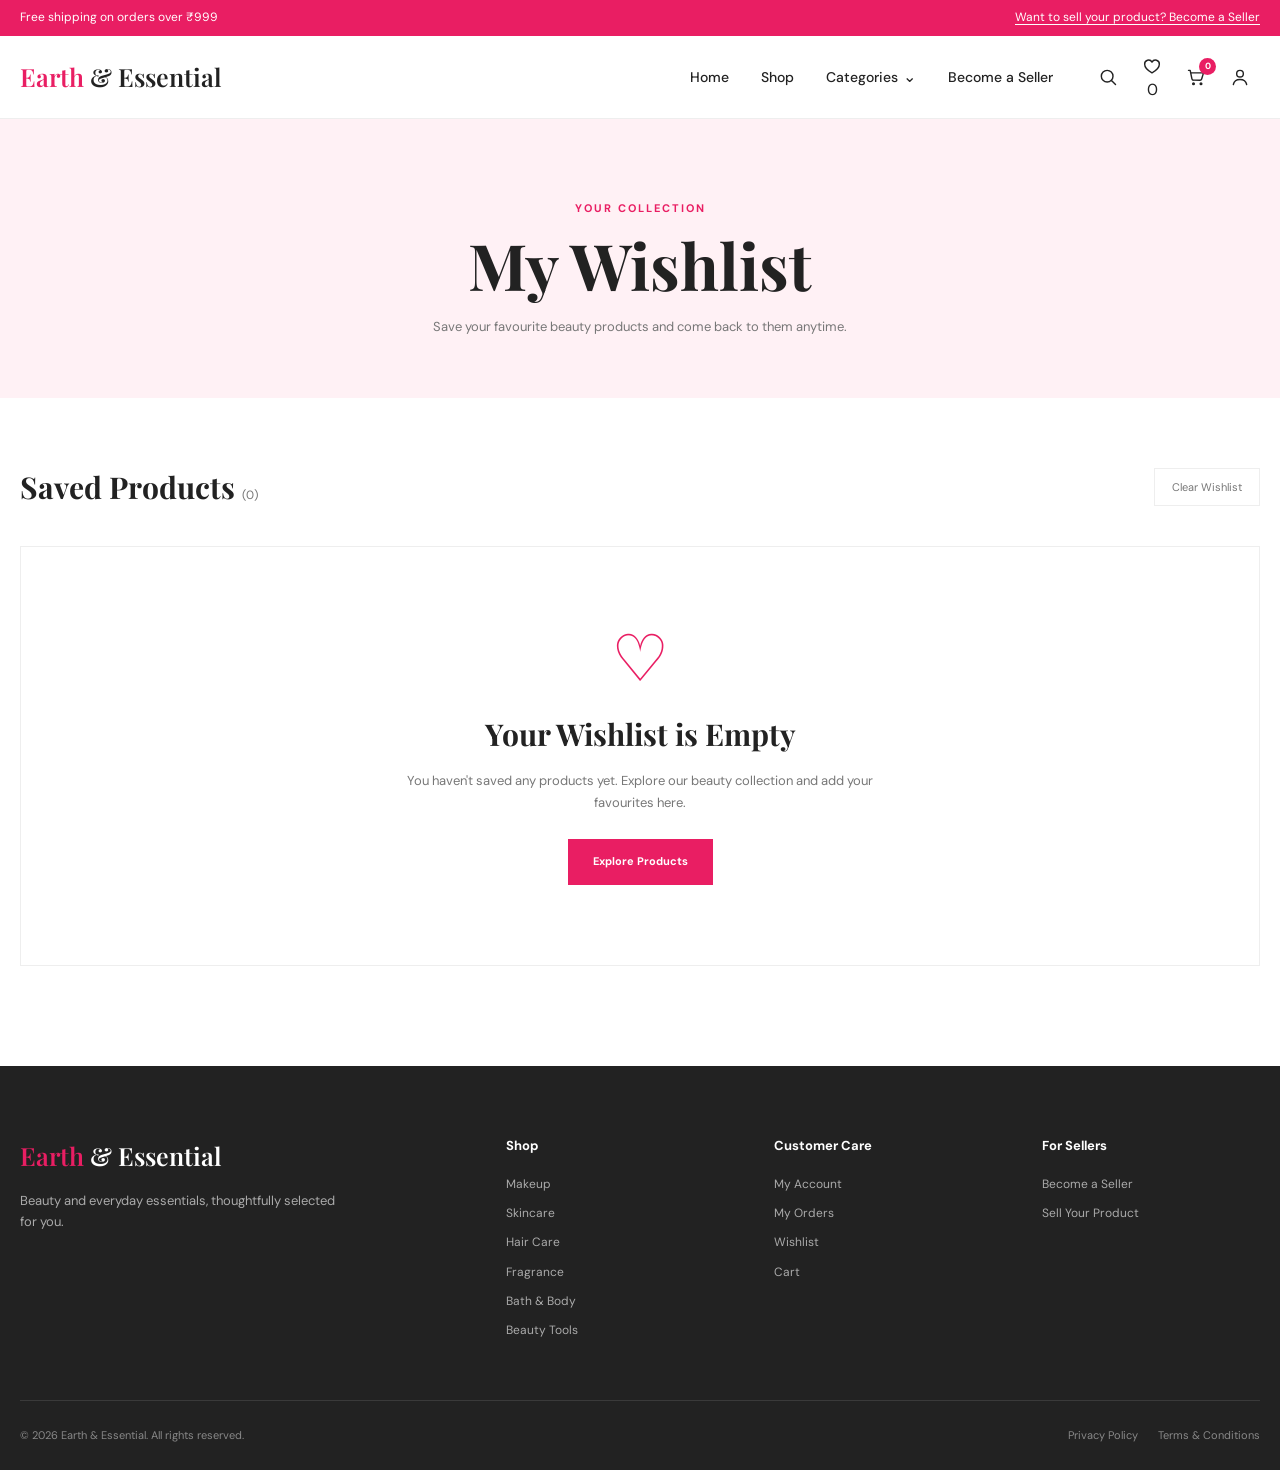
<file: wishlist.html>
<!DOCTYPE html>
<html lang="en">
<head>
    <meta charset="UTF-8">
    <meta name="viewport" content="width=device-width, initial-scale=1.0">
    <meta name="description" content="Your wishlist - Earth & Essential">
    <title>Wishlist | Earth & Essential</title>

    <link rel="preconnect" href="https://fonts.googleapis.com">
    <link rel="preconnect" href="https://fonts.gstatic.com" crossorigin>
    <link href="https://fonts.googleapis.com/css2?family=DM+Sans:wght@400;500;600;700&family=Playfair+Display:wght@500;600;700&display=swap" rel="stylesheet">

    <link rel="stylesheet" href="css/style.css">
    <link rel="stylesheet" href="css/wishlist.css">
</head>

<body>

    <div class="top-bar">
        <div class="container top-bar-content">
            <p>Free shipping on orders over ₹999</p>
            <a href="seller.html">Want to sell your product? Become a Seller</a>
        </div>
    </div>

    <header class="header">

        <div class="container navbar">

            <a href="index.html" class="logo">
                <span>Earth</span> & Essential
            </a>

            <nav class="desktop-nav">

                <a href="index.html">Home</a>
                <a href="shop.html">Shop</a>

                <div class="nav-dropdown">

                    <button class="nav-dropdown-button" type="button">
                        Categories
                        <span>⌄</span>
                    </button>

                    <div class="category-dropdown">

                        <div class="dropdown-column">
                            <h4>Makeup</h4>
                            <a href="shop.html?category=makeup">Face Makeup</a>
                            <a href="shop.html?category=makeup">Eye Makeup</a>
                            <a href="shop.html?category=makeup">Lip Makeup</a>
                            <a href="shop.html?category=makeup">Makeup Brushes</a>
                        </div>

                        <div class="dropdown-column">
                            <h4>Skincare</h4>
                            <a href="shop.html?category=skincare">Face Wash</a>
                            <a href="shop.html?category=skincare">Serums</a>
                            <a href="shop.html?category=skincare">Moisturizers</a>
                            <a href="shop.html?category=skincare">Face Masks</a>
                        </div>

                        <div class="dropdown-column">
                            <h4>Hair Care</h4>
                            <a href="shop.html?category=hair-care">Shampoo</a>
                            <a href="shop.html?category=hair-care">Conditioner</a>
                            <a href="shop.html?category=hair-care">Hair Oil</a>
                            <a href="shop.html?category=hair-care">Hair Styling</a>
                        </div>

                        <div class="dropdown-column">
                            <h4>More</h4>
                            <a href="shop.html?category=fragrance">Fragrance</a>
                            <a href="shop.html?category=bath-body">Bath & Body</a>
                            <a href="shop.html?category=beauty-tools">Beauty Tools</a>
                            <a href="shop.html">View All Products</a>
                        </div>

                    </div>

                </div>

                <a href="seller.html">Become a Seller</a>

            </nav>

            <div class="nav-actions">

                <button class="nav-icon search-button" type="button" aria-label="Search">
                    <svg viewBox="0 0 24 24">
                        <circle cx="11" cy="11" r="7"></circle>
                        <path d="M16.5 16.5L21 21"></path>
                    </svg>
                </button>

                <a href="wishlist.html" class="nav-icon active" aria-label="Wishlist">

                    <svg viewBox="0 0 24 24">
                        <path d="M20.8 8.7c0 5.5-8.8 10.3-8.8 10.3S3.2 14.2 3.2 8.7A4.7 4.7 0 0 1 12 6.1a4.7 4.7 0 0 1 8.8 2.6Z"></path>
                    </svg>

                    <span class="wishlist-count">0</span>

                </a>

                <a href="cart.html" class="nav-icon cart-button" aria-label="Cart">

                    <svg viewBox="0 0 24 24">
                        <path d="M3 4h2l2.1 10.2a2 2 0 0 0 2 1.6h7.8a2 2 0 0 0 1.9-1.4L21 7H6"></path>
                        <circle cx="9" cy="20" r="1"></circle>
                        <circle cx="18" cy="20" r="1"></circle>
                    </svg>

                    <span class="cart-count">0</span>

                </a>

                <a href="account.html" class="nav-icon" aria-label="Account">

                    <svg viewBox="0 0 24 24">
                        <circle cx="12" cy="8" r="4"></circle>
                        <path d="M4 21c.8-4 3.5-6 8-6s7.2 2 8 6"></path>
                    </svg>

                </a>

                <button class="menu-button" type="button" aria-label="Open menu">
                    <span></span>
                    <span></span>
                    <span></span>
                </button>

            </div>

        </div>

        <div class="mobile-menu">

            <a href="index.html">Home</a>
            <a href="shop.html">Shop</a>

            <div class="mobile-category-title">Categories</div>

            <a href="shop.html?category=makeup">Makeup</a>
            <a href="shop.html?category=skincare">Skincare</a>
            <a href="shop.html?category=hair-care">Hair Care</a>
            <a href="shop.html?category=fragrance">Fragrance</a>
            <a href="shop.html?category=bath-body">Bath & Body</a>
            <a href="shop.html?category=beauty-tools">Beauty Tools</a>

            <a href="seller.html">Become a Seller</a>
            <a href="account.html">Account</a>

        </div>

    </header>


    <main>

        <section class="wishlist-header">

            <div class="container">

                <span class="eyebrow">YOUR COLLECTION</span>

                <h1>My Wishlist</h1>

                <p>
                    Save your favourite beauty products and
                    come back to them anytime.
                </p>

            </div>

        </section>


        <section class="wishlist-section">

            <div class="container">

                <div class="wishlist-top">

                    <h2>
                        Saved Products
                        <span id="wishlistItemCount">(0)</span>
                    </h2>

                    <button
                        type="button"
                        id="clearWishlist"
                        class="clear-wishlist"
                    >
                        Clear Wishlist
                    </button>

                </div>


                <div
                    class="wishlist-grid"
                    id="wishlistGrid"
                ></div>


                <div
                    class="empty-wishlist"
                    id="emptyWishlist"
                    style="display: none;"
                >

                    <div class="empty-heart">♡</div>

                    <h2>Your Wishlist is Empty</h2>

                    <p>
                        You haven't saved any products yet.
                        Explore our beauty collection and
                        add your favourites here.
                    </p>

                    <a href="shop.html">
                        Explore Products
                    </a>

                </div>

            </div>

        </section>

    </main>


    <footer class="footer">

        <div class="container footer-grid">

            <div class="footer-brand">

                <a href="index.html" class="logo">
                    <span>Earth</span> & Essential
                </a>

                <p>
                    Beauty and everyday essentials,
                    thoughtfully selected for you.
                </p>

            </div>

            <div class="footer-column">

                <h3>Shop</h3>

                <a href="shop.html?category=makeup">Makeup</a>
                <a href="shop.html?category=skincare">Skincare</a>
                <a href="shop.html?category=hair-care">Hair Care</a>
                <a href="shop.html?category=fragrance">Fragrance</a>
                <a href="shop.html?category=bath-body">Bath & Body</a>
                <a href="shop.html?category=beauty-tools">Beauty Tools</a>

            </div>

            <div class="footer-column">

                <h3>Customer Care</h3>

                <a href="account.html">My Account</a>
                <a href="orders.html">My Orders</a>
                <a href="wishlist.html">Wishlist</a>
                <a href="cart.html">Cart</a>

            </div>

            <div class="footer-column">

                <h3>For Sellers</h3>

                <a href="seller.html">Become a Seller</a>
                <a href="seller.html">Sell Your Product</a>

            </div>

        </div>


        <div class="container footer-bottom">

            <p>
                © 2026 Earth & Essential. All rights reserved.
            </p>

            <div>
                <a href="#">Privacy Policy</a>
                <a href="#">Terms & Conditions</a>
            </div>

        </div>

    </footer>


    <script src="js/products.js"></script>
    <script src="js/script.js"></script>
    <script src="js/wishlist.js"></script>

</body>
</html>
</file>
<file: css/style.css>
:root {
    --pink: #e91e63;
    --pink-dark: #c2185b;
    --pink-light: #fce4ec;
    --pink-soft: #fff1f5;
    --black: #222222;
    --text: #444444;
    --muted: #777777;
    --white: #ffffff;
    --border: #eeeeee;
    --container: 1280px;
    --radius: 14px;
    --transition: 0.3s ease;
}

* {
    margin: 0;
    padding: 0;
    box-sizing: border-box;
}

html {
    scroll-behavior: smooth;
}

body {
    font-family: "DM Sans", sans-serif;
    background: var(--white);
    color: var(--text);
    line-height: 1.6;
}

a {
    color: inherit;
    text-decoration: none;
}

button {
    font-family: inherit;
}

img {
    display: block;
    width: 100%;
}

.container {
    width: min(calc(100% - 40px), var(--container));
    margin: 0 auto;
}

.top-bar {
    background: var(--pink);
    color: var(--white);
    font-size: 12px;
}

.top-bar-content {
    min-height: 36px;
    display: flex;
    align-items: center;
    justify-content: space-between;
    gap: 20px;
}

.top-bar a {
    text-decoration: underline;
    text-underline-offset: 3px;
}

.header {
    position: relative;
    z-index: 100;
    background: var(--white);
    border-bottom: 1px solid var(--border);
}

.navbar {
    min-height: 82px;
    display: flex;
    align-items: center;
    justify-content: space-between;
    gap: 35px;
}

.logo {
    font-family: "Playfair Display", serif;
    font-size: 25px;
    font-weight: 600;
    color: var(--black);
    white-space: nowrap;
}

.logo span {
    color: var(--pink);
}

.desktop-nav {
    display: flex;
    align-items: center;
    gap: 32px;
    margin-left: auto;
}

.desktop-nav a {
    position: relative;
    font-size: 14px;
    font-weight: 500;
    color: var(--black);
    transition: var(--transition);
}

.desktop-nav a:hover,
.desktop-nav a.active {
    color: var(--pink);
}

.desktop-nav a.active::after {
    content: "";
    position: absolute;
    left: 0;
    bottom: -10px;
    width: 100%;
    height: 2px;
    background: var(--pink);
}

.nav-actions {
    display: flex;
    align-items: center;
    gap: 4px;
}

.nav-icon {
    position: relative;
    width: 40px;
    height: 40px;
    border: 0;
    background: transparent;
    border-radius: 50%;
    display: grid;
    place-items: center;
    color: var(--black);
    cursor: pointer;
    transition: var(--transition);
}

.nav-icon:hover {
    background: var(--pink-soft);
    color: var(--pink);
}

.nav-icon svg {
    width: 20px;
    height: 20px;
    fill: none;
    stroke: currentColor;
    stroke-width: 1.7;
    stroke-linecap: round;
    stroke-linejoin: round;
}

.cart-count {
    position: absolute;
    top: 1px;
    right: 0;
    min-width: 17px;
    height: 17px;
    padding: 0 4px;
    display: grid;
    place-items: center;
    background: var(--pink);
    color: var(--white);
    border-radius: 50%;
    font-size: 9px;
    font-weight: 700;
}

.menu-button {
    display: none;
    width: 40px;
    height: 40px;
    border: 0;
    background: transparent;
    flex-direction: column;
    justify-content: center;
    align-items: center;
    gap: 5px;
    cursor: pointer;
}

.menu-button span {
    width: 22px;
    height: 2px;
    background: var(--black);
}

.mobile-menu {
    display: none;
    padding: 10px 20px 25px;
    border-top: 1px solid var(--border);
}

.mobile-menu a {
    display: block;
    padding: 12px 0;
    font-size: 14px;
    border-bottom: 1px solid var(--border);
}

.hero {
    background: var(--pink-soft);
    overflow: hidden;
}

.hero-content {
    min-height: 650px;
    display: grid;
    grid-template-columns: 1fr 1fr;
    align-items: center;
    gap: 70px;
}

.hero-text {
    padding: 60px 0;
}

.eyebrow {
    display: inline-block;
    color: var(--pink);
    font-size: 11px;
    font-weight: 700;
    letter-spacing: 2px;
}

.hero h1 {
    margin-top: 15px;
    color: var(--black);
    font-family: "Playfair Display", serif;
    font-size: clamp(48px, 5vw, 76px);
    line-height: 1.05;
    letter-spacing: -2px;
}

.hero h1 em {
    color: var(--pink);
    font-style: italic;
}

.hero-text > p {
    max-width: 500px;
    margin-top: 25px;
    color: var(--muted);
    font-size: 16px;
}

.hero-buttons {
    display: flex;
    flex-wrap: wrap;
    gap: 12px;
    margin-top: 32px;
}

.btn {
    min-height: 48px;
    padding: 0 27px;
    display: inline-flex;
    align-items: center;
    justify-content: center;
    border-radius: 30px;
    font-size: 13px;
    font-weight: 700;
    transition: var(--transition);
}

.btn-primary {
    background: var(--pink);
    color: var(--white);
}

.btn-primary:hover {
    background: var(--pink-dark);
    transform: translateY(-2px);
}

.btn-light {
    background: var(--white);
    color: var(--black);
    border: 1px solid var(--border);
}

.btn-light:hover {
    border-color: var(--pink);
    color: var(--pink);
}

.hero-image {
    position: relative;
    padding: 30px;
}

.hero-image-card {
    position: relative;
    height: 510px;
    overflow: hidden;
    border-radius: 180px 180px 20px 20px;
    box-shadow: 0 25px 60px rgba(0, 0, 0, 0.1);
}

.hero-image-card img {
    height: 100%;
    object-fit: cover;
}

.hero-badge {
    position: absolute;
    left: 0;
    bottom: 55px;
    min-width: 160px;
    padding: 17px 22px;
    background: var(--white);
    border-radius: 12px;
    box-shadow: 0 12px 35px rgba(0, 0, 0, 0.1);
}

.hero-badge strong,
.hero-badge span {
    display: block;
}

.hero-badge strong {
    color: var(--pink);
    font-size: 12px;
    text-transform: uppercase;
    letter-spacing: 1px;
}

.hero-badge span {
    margin-top: 3px;
    color: var(--black);
    font-family: "Playfair Display", serif;
    font-size: 15px;
}

.section {
    padding: 95px 0;
}

.section-header {
    display: flex;
    align-items: end;
    justify-content: space-between;
    gap: 30px;
    margin-bottom: 40px;
}

.section-header h2 {
    margin-top: 7px;
    color: var(--black);
    font-family: "Playfair Display", serif;
    font-size: 40px;
    line-height: 1.15;
}

.view-all {
    color: var(--pink);
    font-size: 13px;
    font-weight: 700;
}

.category-grid {
    display: grid;
    grid-template-columns: repeat(6, 1fr);
    gap: 18px;
}

.category-card {
    text-align: center;
}

.category-image {
    aspect-ratio: 1 / 1.12;
    overflow: hidden;
    border-radius: 12px;
    background: var(--pink-soft);
}

.category-image img {
    height: 100%;
    object-fit: cover;
    transition: transform 0.5s ease;
}

.category-card:hover .category-image img {
    transform: scale(1.05);
}

.category-card h3 {
    margin-top: 15px;
    color: var(--black);
    font-size: 15px;
    font-weight: 600;
}

.category-card span {
    display: block;
    margin-top: 3px;
    color: var(--muted);
    font-size: 11px;
}

.promo-banner {
    background: var(--pink-light);
    overflow: hidden;
}

.promo-content {
    min-height: 450px;
    display: grid;
    grid-template-columns: 1fr 1fr;
    align-items: center;
    gap: 50px;
}

.promo-content h2 {
    margin-top: 10px;
    color: var(--black);
    font-family: "Playfair Display", serif;
    font-size: clamp(40px, 5vw, 60px);
    line-height: 1.05;
}

.promo-content p {
    margin: 20px 0 28px;
    color: var(--muted);
}

.promo-image {
    height: 390px;
    overflow: hidden;
    border-radius: 12px;
}

.promo-image img {
    height: 100%;
    object-fit: cover;
}

.products-section {
    background: var(--white);
}

.product-grid {
    display: grid;
    grid-template-columns: repeat(4, 1fr);
    gap: 22px;
}

.product-card {
    min-width: 0;
}

.product-image {
    position: relative;
    aspect-ratio: 1 / 1.15;
    overflow: hidden;
    border-radius: 12px;
    background: var(--pink-soft);
}

.product-image > img {
    height: 100%;
    object-fit: cover;
    transition: transform 0.5s ease;
}

.product-card:hover .product-image > img {
    transform: scale(1.04);
}

.product-badge {
    position: absolute;
    top: 12px;
    left: 12px;
    z-index: 2;
    padding: 6px 10px;
    border-radius: 20px;
    background: var(--pink);
    color: var(--white);
    font-size: 9px;
    font-weight: 700;
    letter-spacing: 0.5px;
}

.wishlist-button {
    position: absolute;
    z-index: 3;
    top: 10px;
    right: 10px;
    width: 36px;
    height: 36px;
    border: 0;
    border-radius: 50%;
    background: var(--white);
    color: var(--black);
    font-size: 22px;
    line-height: 1;
    cursor: pointer;
    box-shadow: 0 5px 15px rgba(0, 0, 0, 0.08);
    transition: var(--transition);
}

.wishlist-button:hover,
.wishlist-button.active {
    color: var(--pink);
}

.quick-view {
    position: absolute;
    left: 12px;
    right: 12px;
    bottom: 12px;
    padding: 11px;
    text-align: center;
    background: var(--white);
    color: var(--black);
    border-radius: 8px;
    font-size: 11px;
    font-weight: 700;
    transform: translateY(70px);
    opacity: 0;
    transition: var(--transition);
}

.product-card:hover .quick-view {
    transform: translateY(0);
    opacity: 1;
}

.product-info {
    padding-top: 16px;
}

.product-category {
    color: var(--muted);
    font-size: 10px;
    text-transform: uppercase;
    letter-spacing: 1px;
}

.product-info h3 {
    margin-top: 4px;
    color: var(--black);
    font-size: 15px;
    font-weight: 600;
}

.rating {
    margin-top: 7px;
    color: var(--pink);
    font-size: 11px;
    letter-spacing: 1px;
}

.rating span {
    color: var(--muted);
    letter-spacing: 0;
}

.price {
    display: flex;
    align-items: center;
    gap: 9px;
    margin-top: 8px;
}

.price strong {
    color: var(--black);
    font-size: 16px;
}

.price del {
    color: var(--muted);
    font-size: 12px;
}

.seller-section {
    background: var(--pink-soft);
    padding: 95px 0;
}

.seller-content {
    display: grid;
    grid-template-columns: 1fr 1fr;
    align-items: center;
    gap: 75px;
}

.seller-image {
    height: 450px;
    overflow: hidden;
    border-radius: 12px;
}

.seller-image img {
    height: 100%;
    object-fit: cover;
}

.seller-text h2 {
    max-width: 600px;
    margin-top: 10px;
    color: var(--black);
    font-family: "Playfair Display", serif;
    font-size: 48px;
    line-height: 1.1;
}

.seller-text p {
    max-width: 520px;
    margin: 20px 0 30px;
    color: var(--muted);
}

.centered {
    display: block;
    text-align: center;
}

.centered h2 {
    margin-top: 8px;
}

.review-grid {
    display: grid;
    grid-template-columns: repeat(3, 1fr);
    gap: 22px;
    margin-top: 45px;
}

.review-card {
    padding: 30px;
    border: 1px solid var(--border);
    border-radius: 12px;
    background: var(--white);
}

.review-stars {
    color: var(--pink);
    font-size: 14px;
    letter-spacing: 2px;
}

.review-card > p {
    min-height: 90px;
    margin-top: 18px;
    color: var(--text);
    font-size: 14px;
    line-height: 1.8;
}

.review-user {
    display: flex;
    align-items: center;
    gap: 12px;
    padding-top: 18px;
    border-top: 1px solid var(--border);
}

.avatar {
    width: 38px;
    height: 38px;
    display: grid;
    place-items: center;
    border-radius: 50%;
    background: var(--pink-light);
    color: var(--pink);
    font-weight: 700;
}

.review-user strong,
.review-user span {
    display: block;
}

.review-user strong {
    color: var(--black);
    font-size: 13px;
}

.review-user span {
    color: var(--muted);
    font-size: 10px;
}

.footer {
    padding-top: 70px;
    background: var(--black);
    color: var(--white);
}

.footer-grid {
    display: grid;
    grid-template-columns: 2fr 1fr 1fr 1fr;
    gap: 50px;
    padding-bottom: 60px;
}

.footer .logo {
    color: var(--white);
}

.footer-brand > p {
    max-width: 320px;
    margin-top: 15px;
    color: #aaaaaa;
    font-size: 13px;
}

.social-links {
    display: flex;
    gap: 18px;
    margin-top: 25px;
}

.social-links a {
    color: #cccccc;
    font-size: 11px;
}

.footer-column {
    display: flex;
    flex-direction: column;
    gap: 10px;
}

.footer-column h3 {
    margin-bottom: 8px;
    color: var(--white);
    font-size: 13px;
}

.footer-column a {
    color: #aaaaaa;
    font-size: 12px;
    transition: var(--transition);
}

.footer-column a:hover {
    color: var(--pink);
}

.footer-bottom {
    min-height: 70px;
    display: flex;
    align-items: center;
    justify-content: space-between;
    gap: 20px;
    border-top: 1px solid #3a3a3a;
    color: #888888;
    font-size: 11px;
}

.footer-bottom div {
    display: flex;
    gap: 20px;
}

.footer-bottom a:hover {
    color: var(--white);
}

@media (max-width: 1100px) {
    .category-grid {
        grid-template-columns: repeat(3, 1fr);
    }

    .hero-content {
        gap: 40px;
    }

    .hero h1 {
        font-size: 60px;
    }
}

@media (max-width: 900px) {
    .desktop-nav {
        display: none;
    }

    .menu-button {
        display: flex;
    }

    .hero-content,
    .promo-content,
    .seller-content {
        grid-template-columns: 1fr;
    }

    .hero-content {
        padding: 60px 0;
    }

    .hero-text {
        padding: 0;
        text-align: center;
    }

    .hero-text > p {
        margin-left: auto;
        margin-right: auto;
    }

    .hero-buttons {
        justify-content: center;
    }

    .hero-image {
        max-width: 650px;
        width: 100%;
        margin: 0 auto;
    }

    .promo-content {
        padding: 70px 0;
    }

    .promo-image {
        height: 350px;
    }

    .product-grid {
        grid-template-columns: repeat(2, 1fr);
    }

    .seller-content {
        gap: 40px;
    }

    .seller-text {
        text-align: center;
    }

    .seller-text p {
        margin-left: auto;
        margin-right: auto;
    }

    .footer-grid {
        grid-template-columns: 2fr 1fr 1fr;
    }
}

@media (max-width: 600px) {
    .container {
        width: min(calc(100% - 28px), var(--container));
    }

    .top-bar-content {
        justify-content: center;
        text-align: center;
    }

    .top-bar-content a {
        display: none;
    }

    .navbar {
        min-height: 70px;
    }

    .logo {
        font-size: 21px;
    }

    .nav-actions {
        gap: 0;
    }

    .account-button {
        display: none;
    }

    .nav-icon {
        width: 36px;
        height: 36px;
    }

    .mobile-menu.open {
        display: block;
    }

    .hero-content {
        min-height: auto;
        padding: 65px 0 50px;
    }

    .hero h1 {
        font-size: 48px;
        letter-spacing: -1px;
    }

    .hero-text > p {
        font-size: 14px;
    }

    .hero-image {
        padding: 15px;
    }

    .hero-image-card {
        height: 390px;
        border-radius: 130px 130px 18px 18px;
    }

    .hero-badge {
        left: 0;
        bottom: 30px;
    }

    .section {
        padding: 65px 0;
    }

    .section-header {
        align-items: start;
        margin-bottom: 28px;
    }

    .section-header h2 {
        font-size: 31px;
    }

    .category-grid {
        grid-template-columns: repeat(2, 1fr);
        gap: 20px 12px;
    }

    .promo-content {
        padding: 60px 0;
    }

    .promo-content h2 {
        font-size: 42px;
    }

    .promo-image {
        height: 280px;
    }

    .product-grid {
        grid-template-columns: repeat(2, 1fr);
        gap: 24px 12px;
    }

    .product-badge {
        font-size: 8px;
        padding: 5px 7px;
    }

    .quick-view {
        display: none;
    }

    .seller-section {
        padding: 65px 0;
    }

    .seller-image {
        height: 320px;
    }

    .seller-text h2 {
        font-size: 38px;
    }

    .review-grid {
        grid-template-columns: 1fr;
        margin-top: 30px;
    }

    .review-card > p {
        min-height: auto;
    }

    .footer {
        padding-top: 55px;
    }

    .footer-grid {
        grid-template-columns: 1fr 1fr;
        gap: 40px 25px;
    }

    .footer-brand {
        grid-column: 1 / -1;
    }

    .footer-bottom {
        padding: 20px 0;
        flex-direction: column;
        justify-content: center;
        text-align: center;
    }
}

@media (max-width: 400px) {
    .hero h1 {
        font-size: 42px;
    }

    .product-grid {
        grid-template-columns: 1fr;
    }

    .category-grid {
        grid-template-columns: 1fr 1fr;
    }

    .footer-grid {
        grid-template-columns: 1fr;
    }

    .footer-brand {
        grid-column: auto;
    }
}
.nav-dropdown {
    position: relative;
}

.nav-dropdown-button {
    display: flex;
    align-items: center;
    gap: 5px;
    padding: 0;
    border: 0;
    background: transparent;
    color: var(--black);
    font-size: 14px;
    font-weight: 500;
    cursor: pointer;
    transition: var(--transition);
}

.nav-dropdown-button span {
    font-size: 16px;
    line-height: 1;
    transition: transform 0.3s ease;
}

.nav-dropdown:hover .nav-dropdown-button {
    color: var(--pink);
}

.nav-dropdown:hover .nav-dropdown-button span {
    transform: rotate(180deg);
}

.category-dropdown {
    position: absolute;
    top: calc(100% + 28px);
    left: 50%;
    width: 720px;
    padding: 28px;
    display: grid;
    grid-template-columns: repeat(4, 1fr);
    gap: 25px;
    background: var(--white);
    border: 1px solid var(--border);
    border-radius: 12px;
    box-shadow: 0 18px 45px rgba(0, 0, 0, 0.1);
    transform: translateX(-50%) translateY(10px);
    opacity: 0;
    visibility: hidden;
    pointer-events: none;
    transition: 0.25s ease;
}

.nav-dropdown:hover .category-dropdown {
    opacity: 1;
    visibility: visible;
    pointer-events: auto;
    transform: translateX(-50%) translateY(0);
}

.dropdown-column {
    display: flex;
    flex-direction: column;
    gap: 8px;
}

.dropdown-column h4 {
    margin-bottom: 5px;
    color: var(--black);
    font-family: "Playfair Display", serif;
    font-size: 16px;
}

.dropdown-column a {
    color: var(--muted);
    font-size: 12px;
    transition: var(--transition);
}

.dropdown-column a:hover {
    color: var(--pink);
    padding-left: 3px;
}

.search-panel {
    position: absolute;
    top: 100%;
    left: 0;
    width: 100%;
    background: var(--white);
    border-top: 1px solid var(--border);
    border-bottom: 1px solid var(--border);
    box-shadow: 0 15px 35px rgba(0, 0, 0, 0.08);
    opacity: 0;
    visibility: hidden;
    transform: translateY(-10px);
    transition: 0.25s ease;
}

.search-panel.open {
    opacity: 1;
    visibility: visible;
    transform: translateY(0);
}

.search-panel-inner {
    padding: 25px 0 28px;
}

.search-form {
    position: relative;
    display: flex;
    align-items: center;
    border-bottom: 1px solid var(--black);
}

.search-form svg {
    width: 21px;
    height: 21px;
    margin-right: 14px;
    fill: none;
    stroke: var(--pink);
    stroke-width: 1.7;
    stroke-linecap: round;
    stroke-linejoin: round;
    flex-shrink: 0;
}

.search-form input {
    width: 100%;
    height: 55px;
    border: 0;
    outline: 0;
    background: transparent;
    color: var(--black);
    font-family: inherit;
    font-size: 17px;
}

.search-form input::placeholder {
    color: #999999;
}

.search-close {
    width: 35px;
    height: 35px;
    border: 0;
    background: transparent;
    color: var(--black);
    font-size: 28px;
    line-height: 1;
    cursor: pointer;
    transition: var(--transition);
}

.search-close:hover {
    color: var(--pink);
}

.search-suggestions {
    display: flex;
    align-items: center;
    flex-wrap: wrap;
    gap: 9px;
    margin-top: 18px;
}

.search-suggestions span {
    margin-right: 5px;
    color: var(--muted);
    font-size: 11px;
    font-weight: 600;
}

.search-suggestions a {
    padding: 7px 13px;
    border-radius: 20px;
    background: var(--pink-soft);
    color: var(--pink);
    font-size: 11px;
    transition: var(--transition);
}

.search-suggestions a:hover {
    background: var(--pink);
    color: var(--white);
}

.mobile-category-title {
    padding: 15px 0 5px;
    color: var(--pink);
    font-size: 11px;
    font-weight: 700;
    letter-spacing: 1px;
    text-transform: uppercase;
}

@media (max-width: 900px) {
    .category-dropdown {
        display: none;
    }

    .nav-dropdown {
        display: none;
    }
}

@media (max-width: 600px) {
    .search-panel-inner {
        padding: 18px 0 22px;
    }

    .search-form input {
        height: 48px;
        font-size: 15px;
    }

    .search-suggestions {
        gap: 7px;
    }

    .search-suggestions span {
        width: 100%;
        margin-bottom: 2px;
    }
}
.nav-dropdown {
    position: relative;
    z-index: 1000;
}

.nav-dropdown-button {
    position: relative;
    z-index: 1002;
    cursor: pointer;
}

.category-dropdown {
    position: absolute;
    z-index: 1001;
    pointer-events: auto;
}

.category-dropdown a {
    position: relative;
    z-index: 1003;
    pointer-events: auto;
    cursor: pointer;
}
</file>
<file: css/account.css>
.account-header {
    padding: 70px 0 60px;
    background: linear-gradient(
        135deg,
        #fff7fa 0%,
        #fde8f0 100%
    );
    text-align: center;
}

.account-header .eyebrow {
    display: block;
    margin-bottom: 12px;
    color: #d81b60;
    font-size: 12px;
    font-weight: 700;
    letter-spacing: 2px;
    text-transform: uppercase;
}

.account-header h1 {
    margin: 0 0 14px;
    color: #2d2025;
    font-family: "Playfair Display", serif;
    font-size: clamp(36px, 5vw, 52px);
    line-height: 1.15;
}

.account-header p {
    max-width: 600px;
    margin: 0 auto;
    color: #74666c;
    font-size: 15px;
    line-height: 1.7;
}

.account-section {
    padding: 65px 0 90px;
    background: #ffffff;
}

.account-layout {
    display: grid;
    grid-template-columns: 280px minmax(0, 1fr);
    gap: 30px;
    align-items: start;
}

.account-sidebar {
    position: sticky;
    top: 25px;
    overflow: hidden;
    border: 1px solid #eadde2;
    border-radius: 18px;
    background: #ffffff;
    box-shadow: 0 8px 30px rgba(74, 42, 54, 0.06);
}

.account-user {
    display: flex;
    align-items: center;
    gap: 13px;
    padding: 22px;
    border-bottom: 1px solid #f1e7eb;
    background: #fff9fb;
}

.account-avatar {
    display: flex;
    align-items: center;
    justify-content: center;
    width: 48px;
    height: 48px;
    flex: 0 0 48px;
    border-radius: 50%;
    background: #fde7ef;
    font-size: 22px;
}

.account-user div:last-child {
    min-width: 0;
}

.account-user strong {
    display: block;
    overflow: hidden;
    margin-bottom: 4px;
    color: #30242a;
    font-size: 14px;
    font-weight: 700;
    text-overflow: ellipsis;
    white-space: nowrap;
}

.account-user span {
    display: block;
    overflow: hidden;
    color: #918087;
    font-size: 11px;
    text-overflow: ellipsis;
    white-space: nowrap;
}

.account-menu {
    display: flex;
    flex-direction: column;
    padding: 10px;
}

.account-menu-item {
    display: flex;
    align-items: center;
    gap: 12px;
    width: 100%;
    min-height: 46px;
    padding: 0 14px;
    border: 0;
    border-radius: 10px;
    background: transparent;
    color: #6f6268;
    font-family: inherit;
    font-size: 13px;
    font-weight: 600;
    text-align: left;
    cursor: pointer;
    transition: 0.2s ease;
}

.account-menu-item span {
    width: 22px;
    text-align: center;
    font-size: 16px;
}

.account-menu-item:hover {
    background: #fff2f6;
    color: #d81b60;
}

.account-menu-item.active {
    background: #fde7ef;
    color: #d81b60;
}

.account-menu-item.logout-button {
    margin-top: 8px;
    border-top: 1px solid #f1e7eb;
    border-radius: 0;
    padding-top: 10px;
    color: #c62828;
}

.account-menu-item.logout-button:hover {
    background: #fff2f2;
    color: #b71c1c;
}

.account-content {
    min-width: 0;
}

.account-panel {
    display: none;
    padding: 30px;
    border: 1px solid #eadde2;
    border-radius: 18px;
    background: #ffffff;
    box-shadow: 0 8px 30px rgba(74, 42, 54, 0.06);
}

.account-panel.active {
    display: block;
}

.account-panel-header {
    margin-bottom: 30px;
}

.account-panel-header .eyebrow {
    display: block;
    margin-bottom: 8px;
    color: #d81b60;
    font-size: 11px;
    font-weight: 700;
    letter-spacing: 1.8px;
    text-transform: uppercase;
}

.account-panel-header h2 {
    margin: 0 0 9px;
    color: #30242a;
    font-family: "Playfair Display", serif;
    font-size: 32px;
    line-height: 1.2;
}

.account-panel-header p {
    margin: 0;
    color: #83757b;
    font-size: 14px;
    line-height: 1.7;
}

.profile-card {
    display: flex;
    align-items: center;
    gap: 25px;
    padding: 25px;
    border: 1px solid #f0e2e7;
    border-radius: 15px;
    background: #fff9fb;
}

.profile-avatar {
    display: flex;
    align-items: center;
    justify-content: center;
    width: 90px;
    height: 90px;
    flex: 0 0 90px;
    border-radius: 50%;
    background: #fde7ef;
    font-size: 36px;
}

.profile-info {
    display: grid;
    grid-template-columns: repeat(3, minmax(0, 1fr));
    gap: 25px;
    width: 100%;
}

.profile-info div {
    min-width: 0;
}

.profile-info span {
    display: block;
    margin-bottom: 7px;
    color: #918087;
    font-size: 10px;
    font-weight: 700;
    letter-spacing: 0.8px;
    text-transform: uppercase;
}

.profile-info strong {
    display: block;
    overflow: hidden;
    color: #30242a;
    font-size: 14px;
    font-weight: 600;
    text-overflow: ellipsis;
    white-space: nowrap;
}

.account-action-grid {
    display: grid;
    grid-template-columns: repeat(2, minmax(0, 1fr));
    gap: 18px;
    margin-top: 25px;
}

.account-action-card {
    display: flex;
    flex-direction: column;
    gap: 7px;
    padding: 22px;
    border: 1px solid #eadde2;
    border-radius: 14px;
    background: #ffffff;
    color: inherit;
    text-decoration: none;
    transition: 0.2s ease;
}

.account-action-card:hover {
    border-color: #f3b5ca;
    background: #fff9fb;
    transform: translateY(-2px);
    box-shadow: 0 8px 20px rgba(74, 42, 54, 0.06);
}

.account-action-card > span {
    display: flex;
    align-items: center;
    justify-content: center;
    width: 42px;
    height: 42px;
    margin-bottom: 5px;
    border-radius: 50%;
    background: #fde7ef;
    color: #d81b60;
    font-size: 20px;
}

.account-action-card strong {
    color: #30242a;
    font-size: 15px;
}

.account-action-card small {
    color: #83757b;
    font-size: 12px;
}

.account-primary-button {
    display: inline-flex;
    align-items: center;
    justify-content: center;
    min-height: 46px;
    padding: 0 25px;
    border-radius: 10px;
    background: #d81b60;
    color: #ffffff;
    font-size: 13px;
    font-weight: 700;
    text-decoration: none;
    transition: 0.2s ease;
}

.account-primary-button:hover {
    background: #c2185b;
    transform: translateY(-1px);
}

.settings-note {
    padding: 22px;
    border: 1px solid #f0d5df;
    border-radius: 14px;
    background: #fff7fa;
}

.settings-note strong {
    display: block;
    margin-bottom: 8px;
    color: #30242a;
    font-size: 15px;
}

.settings-note p {
    margin: 0;
    color: #83757b;
    font-size: 13px;
    line-height: 1.7;
}

@media (max-width: 900px) {

    .account-layout {
        grid-template-columns: 220px minmax(0, 1fr);
        gap: 20px;
    }

    .account-user {
        padding: 18px;
    }

    .account-menu-item {
        padding: 0 10px;
        font-size: 12px;
    }

    .account-panel {
        padding: 25px;
    }

    .profile-card {
        align-items: flex-start;
        flex-direction: column;
    }

    .profile-info {
        grid-template-columns: 1fr 1fr;
    }

}

@media (max-width: 700px) {

    .account-header {
        padding: 55px 0 45px;
    }

    .account-section {
        padding: 45px 0 65px;
    }

    .account-layout {
        display: flex;
        flex-direction: column;
    }

    .account-sidebar {
        position: static;
        width: 100%;
    }

    .account-user {
        padding: 18px 20px;
    }

    .account-menu {
        display: grid;
        grid-template-columns: repeat(2, minmax(0, 1fr));
        gap: 5px;
    }

    .account-menu-item.logout-button {
        margin-top: 0;
        border-top: 0;
        border-radius: 10px;
        padding-top: 0;
    }

    .account-panel {
        width: 100%;
        padding: 22px;
    }

}

@media (max-width: 500px) {

    .account-header h1 {
        font-size: 34px;
    }

    .account-header p {
        font-size: 14px;
    }

    .account-menu {
        grid-template-columns: 1fr;
    }

    .account-panel-header h2 {
        font-size: 28px;
    }

    .profile-card {
        padding: 20px;
    }

    .profile-info {
        grid-template-columns: 1fr;
        gap: 18px;
    }

    .account-action-grid {
        grid-template-columns: 1fr;
    }

    .account-primary-button {
        width: 100%;
    }

}
</file>
<file: css/admin-login.css>
* {
    margin: 0;
    padding: 0;
    box-sizing: border-box;
}

:root {
    --pink: #e91e63;
    --pink-dark: #c2185b;
    --pink-light: #fce4ec;
    --text: #2d2426;
    --muted: #7b6f72;
    --border: #eadfe2;
    --white: #ffffff;
    --background: #fff8fa;
}

body {
    font-family: "DM Sans", sans-serif;
    background: var(--background);
    color: var(--text);
    min-height: 100vh;
}

.admin-login-page {
    min-height: 100vh;
    display: flex;
    align-items: center;
    justify-content: center;
    padding: 30px 20px;
    background:
        radial-gradient(
            circle at top left,
            #fce4ec 0,
            transparent 35%
        ),
        radial-gradient(
            circle at bottom right,
            #f8bbd0 0,
            transparent 30%
        ),
        var(--background);
}

.admin-login-card {
    width: 100%;
    max-width: 460px;
    background: var(--white);
    border: 1px solid var(--border);
    border-radius: 24px;
    padding: 42px;
    box-shadow: 0 20px 60px rgba(70, 30, 40, 0.12);
}

.admin-logo {
    display: block;
    text-align: center;
    text-decoration: none;
    color: var(--text);
    font-family: "Playfair Display", serif;
    font-size: 26px;
    font-weight: 600;
    margin-bottom: 38px;
}

.admin-logo span {
    color: var(--pink);
}

.admin-login-header {
    text-align: center;
    margin-bottom: 30px;
}

.admin-eyebrow {
    display: inline-block;
    color: var(--pink);
    font-size: 12px;
    font-weight: 700;
    letter-spacing: 2px;
    margin-bottom: 10px;
}

.admin-login-header h1 {
    font-family: "Playfair Display", serif;
    font-size: 34px;
    line-height: 1.2;
    margin-bottom: 10px;
}

.admin-login-header p {
    color: var(--muted);
    font-size: 15px;
}

.form-group {
    margin-bottom: 22px;
}

.form-group label {
    display: block;
    font-size: 14px;
    font-weight: 600;
    margin-bottom: 8px;
}

.form-group input {
    width: 100%;
    height: 52px;
    border: 1px solid var(--border);
    border-radius: 12px;
    padding: 0 15px;
    outline: none;
    font-family: inherit;
    font-size: 15px;
    color: var(--text);
    background: #fff;
    transition: 0.2s ease;
}

.form-group input:focus {
    border-color: var(--pink);
    box-shadow: 0 0 0 4px rgba(233, 30, 99, 0.08);
}

.password-wrapper {
    position: relative;
}

.password-wrapper input {
    padding-right: 70px;
}

.toggle-password {
    position: absolute;
    right: 12px;
    top: 50%;
    transform: translateY(-50%);
    border: none;
    background: transparent;
    color: var(--pink);
    font-family: inherit;
    font-size: 13px;
    font-weight: 700;
    cursor: pointer;
    padding: 6px;
}

.toggle-password:hover {
    color: var(--pink-dark);
}

.admin-login-error {
    color: #c62828;
    background: #ffebee;
    border: 1px solid #ffcdd2;
    border-radius: 10px;
    padding: 11px 13px;
    font-size: 13px;
    margin-bottom: 18px;
}

.admin-login-button {
    width: 100%;
    height: 54px;
    border: none;
    border-radius: 12px;
    background: var(--pink);
    color: #fff;
    font-family: inherit;
    font-size: 15px;
    font-weight: 700;
    cursor: pointer;
    transition: 0.2s ease;
}

.admin-login-button:hover {
    background: var(--pink-dark);
    transform: translateY(-1px);
}

.admin-login-button:active {
    transform: translateY(0);
}

.back-home {
    display: block;
    text-align: center;
    margin-top: 24px;
    color: var(--muted);
    text-decoration: none;
    font-size: 14px;
}

.back-home:hover {
    color: var(--pink);
}

@media (max-width: 520px) {

    .admin-login-page {
        padding: 20px 14px;
    }

    .admin-login-card {
        padding: 30px 22px;
        border-radius: 20px;
    }

    .admin-login-header h1 {
        font-size: 29px;
    }

    .admin-logo {
        margin-bottom: 30px;
    }
}
</file>
<file: css/admin.css>
.admin-layout {
    min-height: 100vh;
    display: flex;
    background: #fff8fa;
}

.admin-sidebar {
    position: fixed;
    top: 0;
    left: 0;
    width: 250px;
    height: 100vh;
    display: flex;
    flex-direction: column;
    padding: 28px 18px;
    box-sizing: border-box;
    background: #ffffff;
    border-right: 1px solid #eee1e6;
    z-index: 1000;
}

.admin-brand {
    padding: 0 12px 28px;
    border-bottom: 1px solid #f0e5e9;
}

.admin-brand .logo {
    display: inline-block;
    color: #30242a;
    font-family: "Playfair Display", serif;
    font-size: 22px;
    font-weight: 600;
    text-decoration: none;
}

.admin-brand .logo span {
    color: #d81b60;
}

.admin-brand p {
    margin: 7px 0 0;
    color: #9a8d93;
    font-size: 11px;
    font-weight: 600;
    letter-spacing: 1.5px;
    text-transform: uppercase;
}

.admin-nav {
    display: flex;
    flex-direction: column;
    gap: 6px;
    margin-top: 28px;
}

.admin-nav-item {
    width: 100%;
    display: flex;
    align-items: center;
    gap: 12px;
    padding: 13px 14px;
    border: 0;
    border-radius: 10px;
    background: transparent;
    color: #706168;
    font-family: inherit;
    font-size: 13px;
    font-weight: 600;
    text-align: left;
    cursor: pointer;
    transition: 0.2s ease;
}

.admin-nav-item span {
    width: 22px;
    color: #9b8c93;
    font-size: 17px;
    text-align: center;
}

.admin-nav-item:hover {
    background: #fff0f5;
    color: #d81b60;
}

.admin-nav-item.active {
    background: #fce4ec;
    color: #d81b60;
}

.admin-nav-item.active span {
    color: #d81b60;
}

.admin-sidebar-bottom {
    display: flex;
    flex-direction: column;
    gap: 7px;
    margin-top: auto;
    padding-top: 20px;
    border-top: 1px solid #f0e5e9;
}

.admin-sidebar-bottom a,
.admin-sidebar-bottom button {
    padding: 11px 14px;
    border: 0;
    border-radius: 9px;
    background: transparent;
    color: #7e7076;
    font-family: inherit;
    font-size: 12px;
    text-align: left;
    text-decoration: none;
    cursor: pointer;
}

.admin-sidebar-bottom a:hover,
.admin-sidebar-bottom button:hover {
    background: #fff0f5;
    color: #d81b60;
}

.admin-main {
    width: calc(100% - 250px);
    min-height: 100vh;
    margin-left: 250px;
    box-sizing: border-box;
}

.admin-header {
    min-height: 90px;
    display: flex;
    align-items: center;
    justify-content: space-between;
    padding: 20px 42px;
    box-sizing: border-box;
    background: #ffffff;
    border-bottom: 1px solid #eee1e6;
}

.admin-header-text .eyebrow {
    display: block;
    margin-bottom: 5px;
    color: #d81b60;
    font-size: 9px;
    font-weight: 700;
    letter-spacing: 2px;
}

.admin-header h1 {
    margin: 0;
    color: #30242a;
    font-family: "Playfair Display", serif;
    font-size: 28px;
}

.admin-profile {
    display: flex;
    align-items: center;
    gap: 10px;
}

.admin-avatar {
    width: 40px;
    height: 40px;
    display: flex;
    align-items: center;
    justify-content: center;
    border-radius: 50%;
    background: #fce4ec;
    color: #d81b60;
    font-size: 14px;
    font-weight: 700;
}

.admin-profile strong {
    display: block;
    color: #3b3035;
    font-size: 12px;
}

.admin-profile span {
    display: block;
    margin-top: 2px;
    color: #9b8e94;
    font-size: 10px;
}

.admin-mobile-menu {
    display: none;
}

.admin-section {
    display: none;
    padding: 40px 42px 60px;
}

.admin-section.active {
    display: block;
}

.admin-welcome {
    padding: 30px;
    margin-bottom: 28px;
    border: 1px solid #f1dfe6;
    border-radius: 18px;
    background:
        radial-gradient(
            circle at 90% 20%,
            rgba(248, 187, 208, 0.35),
            transparent 30%
        ),
        #ffffff;
}

.admin-welcome h2 {
    margin: 7px 0 8px;
    color: #30242a;
    font-family: "Playfair Display", serif;
    font-size: 27px;
}

.admin-welcome p {
    max-width: 600px;
    margin: 0;
    color: #83757b;
    font-size: 13px;
    line-height: 1.7;
}

.eyebrow {
    color: #d81b60;
    font-size: 9px;
    font-weight: 700;
    letter-spacing: 2px;
}

.admin-stats {
    display: grid;
    grid-template-columns: repeat(4, 1fr);
    gap: 18px;
    margin-bottom: 28px;
}

.admin-stat-card {
    display: flex;
    align-items: center;
    gap: 14px;
    padding: 20px;
    border: 1px solid #eee1e6;
    border-radius: 15px;
    background: #ffffff;
}

.stat-icon {
    width: 42px;
    height: 42px;
    display: flex;
    align-items: center;
    justify-content: center;
    flex-shrink: 0;
    border-radius: 11px;
    background: #fce4ec;
    color: #d81b60;
    font-size: 17px;
    font-weight: 700;
}

.admin-stat-card p {
    margin: 0 0 5px;
    color: #91848a;
    font-size: 11px;
}

.admin-stat-card h3 {
    margin: 0;
    color: #30242a;
    font-size: 20px;
}

.admin-dashboard-grid {
    display: grid;
    grid-template-columns: 1.2fr 0.8fr;
    gap: 20px;
}

.admin-panel-card {
    padding: 24px;
    border: 1px solid #eee1e6;
    border-radius: 16px;
    background: #ffffff;
}

.admin-panel-heading {
    margin-bottom: 22px;
}

.admin-panel-heading h3 {
    margin: 5px 0 0;
    color: #30242a;
    font-family: "Playfair Display", serif;
    font-size: 20px;
}

.quick-actions {
    display: grid;
    grid-template-columns: repeat(2, 1fr);
    gap: 12px;
}

.quick-actions button {
    display: flex;
    align-items: center;
    gap: 10px;
    min-height: 55px;
    padding: 12px 14px;
    border: 1px solid #f0e0e6;
    border-radius: 10px;
    background: #fffafd;
    color: #4d4146;
    font-family: inherit;
    font-size: 12px;
    font-weight: 600;
    text-align: left;
    cursor: pointer;
    transition: 0.2s ease;
}

.quick-actions button span {
    color: #d81b60;
    font-size: 17px;
}

.quick-actions button:hover {
    border-color: #e7b9ca;
    background: #fff1f6;
    color: #d81b60;
}

.overview-list {
    display: flex;
    flex-direction: column;
}

.overview-list div {
    display: flex;
    align-items: center;
    justify-content: space-between;
    padding: 14px 0;
    border-bottom: 1px solid #f1e8eb;
}

.overview-list div:last-child {
    border-bottom: 0;
}

.overview-list span {
    color: #81747a;
    font-size: 12px;
}

.overview-list strong {
    color: #30242a;
    font-size: 13px;
}

.admin-section-heading {
    display: flex;
    align-items: center;
    justify-content: space-between;
    margin-bottom: 24px;
}

.admin-section-heading h2 {
    margin: 5px 0 0;
    color: #30242a;
    font-family: "Playfair Display", serif;
    font-size: 28px;
}

.admin-primary-button {
    min-height: 42px;
    padding: 0 18px;
    border: 0;
    border-radius: 9px;
    background: #d81b60;
    color: #ffffff;
    font-family: inherit;
    font-size: 12px;
    font-weight: 700;
    cursor: pointer;
    transition: 0.2s ease;
}

.admin-primary-button:hover {
    background: #c2185b;
    transform: translateY(-1px);
}

.admin-primary-button.full-width {
    width: 100%;
    margin-top: 22px;
}

.admin-table-wrapper {
    width: 100%;
    overflow-x: auto;
}

.admin-table {
    width: 100%;
    min-width: 650px;
    border-collapse: collapse;
}

.admin-table th {
    padding: 13px 12px;
    border-bottom: 1px solid #eadde2;
    color: #81747a;
    font-size: 10px;
    font-weight: 700;
    text-align: left;
    text-transform: uppercase;
    letter-spacing: 0.7px;
}

.admin-table td {
    padding: 15px 12px;
    border-bottom: 1px solid #f1e8eb;
    color: #51444a;
    font-size: 12px;
    vertical-align: middle;
}

.admin-table tbody tr:last-child td {
    border-bottom: 0;
}

.admin-table tbody tr:hover {
    background: #fffafd;
}

.admin-status {
    display: inline-flex;
    align-items: center;
    padding: 5px 9px;
    border-radius: 20px;
    background: #eaf8ef;
    color: #27834d;
    font-size: 9px;
    font-weight: 700;
}

.admin-status.pending {
    background: #fff4df;
    color: #a66a00;
}

.admin-status.cancelled {
    background: #fdeaea;
    color: #c62828;
}

.admin-action-button {
    padding: 6px 10px;
    border: 1px solid #eadde2;
    border-radius: 7px;
    background: #ffffff;
    color: #d81b60;
    font-family: inherit;
    font-size: 10px;
    font-weight: 700;
    cursor: pointer;
}

.admin-action-button:hover {
    background: #fff0f5;
}

.empty-admin-state {
    padding: 55px 20px;
    text-align: center;
}

.empty-admin-state > div {
    width: 55px;
    height: 55px;
    display: flex;
    align-items: center;
    justify-content: center;
    margin: 0 auto 15px;
    border-radius: 50%;
    background: #fce4ec;
    color: #d81b60;
    font-size: 22px;
}

.empty-admin-state h3 {
    margin: 0 0 7px;
    color: #30242a;
    font-family: "Playfair Display", serif;
    font-size: 20px;
}

.empty-admin-state p {
    margin: 0;
    color: #91848a;
    font-size: 12px;
}

.offers-list {
    display: grid;
    grid-template-columns: repeat(2, 1fr);
    gap: 15px;
}

.offer-card {
    position: relative;
    padding: 20px;
    border: 1px solid #f0dce4;
    border-radius: 12px;
    background: #fff8fb;
}

.offer-card h3 {
    margin: 0 0 7px;
    color: #30242a;
    font-size: 15px;
}

.offer-card p {
    margin: 0;
    color: #d81b60;
    font-size: 12px;
    font-weight: 700;
}

.offer-delete {
    position: absolute;
    top: 12px;
    right: 12px;
    padding: 3px 7px;
    border: 0;
    background: transparent;
    color: #a6969d;
    cursor: pointer;
}

.offer-delete:hover {
    color: #d81b60;
}

.admin-modal {
    position: fixed;
    inset: 0;
    display: none;
    align-items: center;
    justify-content: center;
    padding: 20px;
    background: rgba(48, 36, 42, 0.45);
    z-index: 2000;
}

.admin-modal.open {
    display: flex;
}

.admin-modal-content {
    width: 100%;
    max-width: 520px;
    max-height: 90vh;
    overflow-y: auto;
    padding: 28px;
    border-radius: 17px;
    background: #ffffff;
    box-shadow: 0 25px 70px rgba(48, 36, 42, 0.18);
    box-sizing: border-box;
}

.admin-modal-header {
    display: flex;
    align-items: flex-start;
    justify-content: space-between;
    margin-bottom: 25px;
}

.admin-modal-header h2 {
    margin: 5px 0 0;
    color: #30242a;
    font-family: "Playfair Display", serif;
    font-size: 24px;
}

.modal-close {
    width: 34px;
    height: 34px;
    border: 0;
    border-radius: 50%;
    background: #f8eef2;
    color: #76686e;
    font-size: 21px;
    line-height: 1;
    cursor: pointer;
}

.modal-close:hover {
    background: #fce4ec;
    color: #d81b60;
}

.admin-form-grid {
    display: grid;
    grid-template-columns: repeat(2, 1fr);
    gap: 17px;
}

.admin-form-group {
    display: flex;
    flex-direction: column;
    gap: 7px;
    margin-bottom: 17px;
}

.admin-form-group label {
    color: #4a3d43;
    font-size: 11px;
    font-weight: 700;
}

.admin-form-group input,
.admin-form-group select {
    width: 100%;
    min-height: 45px;
    padding: 0 12px;
    border: 1px solid #ded1d7;
    border-radius: 8px;
    outline: none;
    background: #ffffff;
    color: #30242a;
    font-family: inherit;
    font-size: 12px;
    box-sizing: border-box;
}

.admin-form-group input:focus,
.admin-form-group select:focus {
    border-color: #d81b60;
    box-shadow: 0 0 0 3px rgba(216, 27, 96, 0.08);
}

@media (max-width: 1100px) {

    .admin-stats {
        grid-template-columns: repeat(2, 1fr);
    }

    .admin-dashboard-grid {
        grid-template-columns: 1fr;
    }

}

@media (max-width: 800px) {

    .admin-sidebar {
        left: -270px;
        width: 250px;
        transition: left 0.25s ease;
        box-shadow: 8px 0 30px rgba(48, 36, 42, 0.08);
    }

    .admin-sidebar.open {
        left: 0;
    }

    .admin-main {
        width: 100%;
        margin-left: 0;
    }

    .admin-header {
        padding: 18px 22px;
    }

    .admin-mobile-menu {
        display: inline-flex;
        width: 38px;
        height: 38px;
        align-items: center;
        justify-content: center;
        margin-right: 10px;
        border: 1px solid #eadde2;
        border-radius: 8px;
        background: #ffffff;
        color: #d81b60;
        font-size: 18px;
        cursor: pointer;
    }

    .admin-header > div:first-child {
        display: flex;
        align-items: center;
    }

    .admin-section {
        padding: 30px 22px 50px;
    }

    .admin-profile {
        display: none;
    }

}

@media (max-width: 600px) {

    .admin-stats {
        grid-template-columns: 1fr;
    }

    .quick-actions {
        grid-template-columns: 1fr;
    }

    .offers-list {
        grid-template-columns: 1fr;
    }

    .admin-section-heading {
        align-items: flex-start;
        gap: 15px;
        flex-direction: column;
    }

    .admin-welcome {
        padding: 23px;
    }

    .admin-welcome h2 {
        font-size: 23px;
    }

    .admin-panel-card {
        padding: 17px;
    }

    .admin-modal-content {
        padding: 22px 18px;
    }

    .admin-form-grid {
        grid-template-columns: 1fr;
        gap: 0;
    }

}

@media (max-width: 400px) {

    .admin-header {
        padding: 16px;
    }

    .admin-section {
        padding: 25px 16px 45px;
    }

    .admin-header h1 {
        font-size: 24px;
    }

    .admin-welcome {
        padding: 20px;
    }

    .admin-stat-card {
        padding: 16px;
    }

}
.seller-actions {
    display: flex;
    align-items: center;
    gap: 8px;
    flex-wrap: wrap;
}

.seller-status {
    display: inline-flex;
    align-items: center;
    padding: 6px 10px;
    border-radius: 999px;
    font-size: 12px;
    font-weight: 700;
    text-transform: capitalize;
}

.status-pending {
    background: #fff3e0;
    color: #e65100;
}

.status-approved {
    background: #e8f5e9;
    color: #2e7d32;
}

.status-rejected {
    background: #ffebee;
    color: #c62828;
}

.seller-actions button {
    border: none;
    border-radius: 8px;
    padding: 8px 11px;
    font-family: inherit;
    font-size: 12px;
    font-weight: 700;
    cursor: pointer;
}

.seller-approve-button {
    padding: 8px 12px !important;
}

.seller-reject-button {
    background: #ffebee;
    color: #c62828;
}

.seller-reject-button:hover {
    background: #ffcdd2;
}

.seller-delete-button {
    background: #f5f5f5;
    color: #555;
}

.seller-delete-button:hover {
    background: #e0e0e0;
}

.admin-table td small {
    display: block;
    margin-top: 4px;
    color: #8a7d80;
    font-size: 11px;
}
</file>
<file: css/cart.css>
.cart-header {
    background: linear-gradient(135deg, #fff5f8 0%, #fde7ef 100%);
    padding: 70px 0 65px;
    text-align: center;
}

.cart-header .eyebrow {
    display: block;
    margin-bottom: 12px;
    color: #d81b60;
    font-size: 12px;
    font-weight: 700;
    letter-spacing: 2px;
    text-transform: uppercase;
}

.cart-header h1 {
    margin: 0 0 14px;
    color: #2d2025;
    font-family: "Playfair Display", serif;
    font-size: clamp(38px, 5vw, 58px);
    line-height: 1.1;
}

.cart-header p {
    max-width: 600px;
    margin: 0 auto;
    color: #74666c;
    font-size: 16px;
    line-height: 1.7;
}

.cart-section {
    padding: 70px 0 90px;
    background: #fff;
}

.cart-layout {
    display: grid;
    grid-template-columns: minmax(0, 1fr) 380px;
    gap: 45px;
    align-items: start;
}

.cart-main {
    min-width: 0;
}

.cart-top {
    display: flex;
    align-items: center;
    justify-content: space-between;
    gap: 20px;
    margin-bottom: 25px;
    padding-bottom: 18px;
    border-bottom: 1px solid #f0e3e8;
}

.cart-top h2 {
    margin: 0 0 5px;
    color: #2d2025;
    font-family: "Playfair Display", serif;
    font-size: 28px;
}

.cart-top span {
    color: #8a777f;
    font-size: 14px;
}

.clear-cart-button {
    border: 0;
    background: transparent;
    color: #d81b60;
    font-family: "DM Sans", sans-serif;
    font-size: 14px;
    font-weight: 600;
    cursor: pointer;
    transition: color 0.2s ease;
}

.clear-cart-button:hover {
    color: #ad1457;
    text-decoration: underline;
}

.cart-products {
    display: flex;
    flex-direction: column;
    gap: 16px;
}

.cart-product {
    display: grid;
    grid-template-columns: 115px minmax(0, 1fr) auto;
    gap: 20px;
    align-items: center;
    padding: 18px;
    border: 1px solid #f0e3e8;
    border-radius: 18px;
    background: #fff;
    box-shadow: 0 5px 20px rgba(74, 42, 54, 0.05);
    transition: transform 0.2s ease, box-shadow 0.2s ease;
}

.cart-product:hover {
    transform: translateY(-2px);
    box-shadow: 0 10px 28px rgba(74, 42, 54, 0.08);
}

.cart-product-image {
    width: 115px;
    height: 135px;
    overflow: hidden;
    border-radius: 14px;
    background: #fff4f7;
}

.cart-product-image img {
    width: 100%;
    height: 100%;
    display: block;
    object-fit: cover;
}

.cart-product-info {
    min-width: 0;
}

.cart-product-category {
    margin: 0 0 6px;
    color: #d81b60;
    font-size: 11px;
    font-weight: 700;
    letter-spacing: 1.2px;
    text-transform: uppercase;
}

.cart-product-info h3 {
    margin: 0 0 7px;
    color: #2d2025;
    font-size: 18px;
    font-weight: 600;
    line-height: 1.4;
}

.cart-product-price {
    display: flex;
    align-items: center;
    gap: 8px;
    margin-bottom: 14px;
}

.cart-product-price strong {
    color: #d81b60;
    font-size: 18px;
    font-weight: 700;
}

.cart-product-price del {
    color: #a5949b;
    font-size: 13px;
}

.cart-product-actions {
    display: flex;
    align-items: center;
    gap: 14px;
}

.quantity-control {
    display: inline-flex;
    align-items: center;
    height: 40px;
    border: 1px solid #ead9df;
    border-radius: 10px;
    overflow: hidden;
    background: #fff;
}

.quantity-button {
    width: 38px;
    height: 40px;
    padding: 0;
    border: 0;
    background: #fff7f9;
    color: #d81b60;
    font-size: 19px;
    line-height: 1;
    cursor: pointer;
    transition: background 0.2s ease;
}

.quantity-button:hover {
    background: #fde7ef;
}

.quantity-value {
    min-width: 38px;
    padding: 0 8px;
    color: #34262c;
    font-size: 14px;
    font-weight: 600;
    text-align: center;
}

.remove-cart-item {
    padding: 5px 0;
    border: 0;
    background: transparent;
    color: #927f87;
    font-family: "DM Sans", sans-serif;
    font-size: 13px;
    cursor: pointer;
    transition: color 0.2s ease;
}

.remove-cart-item:hover {
    color: #d81b60;
}

.cart-product-total {
    min-width: 100px;
    text-align: right;
}

.cart-product-total span {
    display: block;
    margin-bottom: 5px;
    color: #95858b;
    font-size: 12px;
}

.cart-product-total strong {
    color: #2d2025;
    font-size: 18px;
}

.continue-shopping-link {
    display: inline-flex;
    align-items: center;
    gap: 8px;
    margin-top: 25px;
    color: #d81b60;
    font-size: 14px;
    font-weight: 600;
    text-decoration: none;
    transition: gap 0.2s ease, color 0.2s ease;
}

.continue-shopping-link:hover {
    gap: 12px;
    color: #ad1457;
}

.cart-summary {
    position: sticky;
    top: 25px;
}

.summary-card {
    padding: 30px;
    border: 1px solid #f0dce4;
    border-radius: 22px;
    background: #fff9fb;
    box-shadow: 0 10px 35px rgba(74, 42, 54, 0.07);
}

.summary-card .eyebrow {
    display: block;
    margin-bottom: 8px;
    color: #d81b60;
    font-size: 11px;
    font-weight: 700;
    letter-spacing: 1.7px;
}

.summary-card h2 {
    margin: 0 0 25px;
    color: #2d2025;
    font-family: "Playfair Display", serif;
    font-size: 28px;
}

.summary-row {
    display: flex;
    align-items: center;
    justify-content: space-between;
    gap: 20px;
    margin-bottom: 15px;
    color: #6f5e65;
    font-size: 14px;
}

.summary-row strong {
    color: #33252b;
    font-size: 15px;
}

.cart-shipping-message {
    margin: 18px 0;
    padding: 12px 14px;
    border-radius: 10px;
    background: #fff0f5;
    color: #c2185b;
    font-size: 12px;
    line-height: 1.5;
}

.summary-divider {
    height: 1px;
    margin: 20px 0;
    background: #eadde2;
}

.summary-total {
    display: flex;
    align-items: center;
    justify-content: space-between;
    gap: 20px;
    margin-bottom: 25px;
}

.summary-total span {
    color: #33252b;
    font-size: 16px;
    font-weight: 600;
}

.summary-total strong {
    color: #d81b60;
    font-size: 24px;
}

.checkout-button {
    display: flex;
    align-items: center;
    justify-content: space-between;
    gap: 15px;
    width: 100%;
    box-sizing: border-box;
    padding: 15px 18px;
    border-radius: 12px;
    background: #d81b60;
    color: #fff;
    font-size: 14px;
    font-weight: 700;
    text-decoration: none;
    transition: background 0.2s ease, transform 0.2s ease;
}

.checkout-button:hover {
    background: #c2185b;
    transform: translateY(-1px);
}

.checkout-button span {
    font-size: 19px;
}

.cart-trust {
    display: flex;
    flex-direction: column;
    gap: 9px;
    margin-top: 22px;
    color: #806f76;
    font-size: 12px;
}

.cart-empty {
    max-width: 650px;
    margin: 0 auto;
    padding: 70px 25px;
    border: 1px solid #f1dfe6;
    border-radius: 22px;
    background: #fff9fb;
    text-align: center;
}

.cart-empty-icon {
    display: flex;
    align-items: center;
    justify-content: center;
    width: 75px;
    height: 75px;
    margin: 0 auto 20px;
    border-radius: 50%;
    background: #fde7ef;
    font-size: 32px;
}

.cart-empty h2 {
    margin: 0 0 10px;
    color: #2d2025;
    font-family: "Playfair Display", serif;
    font-size: 30px;
}

.cart-empty p {
    margin: 0 auto 25px;
    max-width: 450px;
    color: #806f76;
    font-size: 14px;
    line-height: 1.7;
}

.continue-shopping-button {
    display: inline-flex;
    align-items: center;
    justify-content: center;
    padding: 13px 24px;
    border-radius: 10px;
    background: #d81b60;
    color: #fff;
    font-size: 14px;
    font-weight: 700;
    text-decoration: none;
    transition: background 0.2s ease, transform 0.2s ease;
}

.continue-shopping-button:hover {
    background: #c2185b;
    transform: translateY(-1px);
}

@media (max-width: 900px) {

    .cart-layout {
        grid-template-columns: 1fr;
        gap: 35px;
    }

    .cart-summary {
        position: static;
    }

    .summary-card {
        max-width: 600px;
    }

}

@media (max-width: 650px) {

    .cart-header {
        padding: 50px 0 45px;
    }

    .cart-section {
        padding: 45px 0 60px;
    }

    .cart-top {
        align-items: flex-start;
    }

    .cart-top h2 {
        font-size: 24px;
    }

    .cart-product {
        grid-template-columns: 85px minmax(0, 1fr);
        gap: 14px;
        padding: 14px;
    }

    .cart-product-image {
        width: 85px;
        height: 105px;
    }

    .cart-product-info h3 {
        font-size: 15px;
    }

    .cart-product-price strong {
        font-size: 16px;
    }

    .cart-product-total {
        grid-column: 2;
        min-width: 0;
        text-align: left;
    }

    .cart-product-actions {
        flex-wrap: wrap;
        gap: 10px;
    }

    .summary-card {
        padding: 24px 20px;
    }

}

@media (max-width: 430px) {

    .cart-top {
        flex-direction: column;
        gap: 12px;
    }

    .clear-cart-button {
        align-self: flex-start;
    }

    .cart-product {
        grid-template-columns: 75px minmax(0, 1fr);
    }

    .cart-product-image {
        width: 75px;
        height: 95px;
    }

    .cart-product-total {
        grid-column: 1 / -1;
        padding-top: 4px;
        border-top: 1px solid #f0e3e8;
    }

    .quantity-control {
        height: 36px;
    }

    .quantity-button {
        width: 34px;
        height: 36px;
    }

    .quantity-value {
        min-width: 34px;
    }

    .cart-empty {
        padding: 50px 20px;
    }

}
</file>
<file: css/checkout.css>
.checkout-header {
    padding: 70px 0 45px;
    background: linear-gradient(135deg, #fff5f8, #ffffff);
    border-bottom: 1px solid #f3dce4;
}

.checkout-header .container {
    text-align: center;
}

.checkout-header h1 {
    margin: 10px 0 12px;
    font-family: "Playfair Display", serif;
    font-size: clamp(36px, 5vw, 58px);
    line-height: 1.1;
    color: #2d2025;
}

.checkout-header p {
    margin: 0 auto;
    max-width: 600px;
    color: #75666d;
    font-size: 16px;
}

.checkout-section {
    padding: 55px 0 80px;
    background: #fff;
}

.checkout-layout {
    display: grid;
    grid-template-columns: minmax(0, 1.55fr) minmax(320px, 0.8fr);
    gap: 35px;
    align-items: start;
}

.checkout-main {
    display: flex;
    flex-direction: column;
    gap: 22px;
}

.checkout-card {
    background: #fff;
    border: 1px solid #eadde2;
    border-radius: 18px;
    padding: 30px;
    box-shadow: 0 8px 30px rgba(70, 35, 48, 0.05);
}

.checkout-card-heading {
    display: flex;
    align-items: flex-start;
    gap: 15px;
    margin-bottom: 28px;
}

.checkout-step {
    width: 38px;
    height: 38px;
    min-width: 38px;
    display: flex;
    align-items: center;
    justify-content: center;
    border-radius: 50%;
    background: #fce4ec;
    color: #d6336c;
    font-size: 13px;
    font-weight: 700;
}

.checkout-card-heading h2 {
    margin: 0 0 5px;
    font-family: "Playfair Display", serif;
    font-size: 24px;
    color: #2d2025;
}

.checkout-card-heading p {
    margin: 0;
    color: #8a7b82;
    font-size: 14px;
}

.form-grid {
    display: grid;
    grid-template-columns: repeat(2, minmax(0, 1fr));
    gap: 20px;
}

.form-group {
    display: flex;
    flex-direction: column;
}

.form-group.full-width {
    grid-column: 1 / -1;
}

.form-group label {
    margin-bottom: 8px;
    color: #3a2b31;
    font-size: 14px;
    font-weight: 600;
}

.form-group input,
.form-group textarea,
.form-group select {
    width: 100%;
    box-sizing: border-box;
    border: 1px solid #dfd2d8;
    border-radius: 10px;
    background: #fff;
    color: #2d2025;
    font-family: "DM Sans", sans-serif;
    font-size: 15px;
    outline: none;
    transition: 0.2s ease;
}

.form-group input,
.form-group select {
    height: 50px;
    padding: 0 15px;
}

.form-group textarea {
    padding: 14px 15px;
    resize: vertical;
    min-height: 110px;
}

.form-group input::placeholder,
.form-group textarea::placeholder {
    color: #aa9da3;
}

.form-group input:focus,
.form-group textarea:focus,
.form-group select:focus {
    border-color: #e91e63;
    box-shadow: 0 0 0 3px rgba(233, 30, 99, 0.08);
}

.form-group input.error,
.form-group textarea.error,
.form-group select.error {
    border-color: #dc3545;
}

.form-error {
    min-height: 18px;
    margin-top: 5px;
    color: #dc3545;
    font-size: 12px;
}

.payment-options {
    display: flex;
    flex-direction: column;
    gap: 12px;
}

.payment-option {
    position: relative;
    display: flex;
    align-items: center;
    gap: 13px;
    padding: 17px;
    border: 1px solid #e4d9de;
    border-radius: 12px;
    cursor: pointer;
    transition: 0.2s ease;
}

.payment-option:hover {
    border-color: #ef8daf;
    background: #fff9fb;
}

.payment-option input {
    position: absolute;
    opacity: 0;
    pointer-events: none;
}

.payment-radio {
    width: 19px;
    height: 19px;
    min-width: 19px;
    border: 2px solid #c8b8c0;
    border-radius: 50%;
    position: relative;
}

.payment-option input:checked + .payment-radio {
    border-color: #e91e63;
}

.payment-option input:checked + .payment-radio::after {
    content: "";
    position: absolute;
    inset: 4px;
    border-radius: 50%;
    background: #e91e63;
}

.payment-content {
    display: flex;
    flex-direction: column;
    gap: 3px;
}

.payment-content strong {
    color: #33262c;
    font-size: 15px;
}

.payment-content small {
    color: #8c7d84;
    font-size: 13px;
}

.demo-payment-note {
    margin-top: 17px;
    padding: 13px 15px;
    border-radius: 10px;
    background: #fff5f8;
    color: #9a536d;
    font-size: 13px;
    line-height: 1.5;
}

.checkout-error {
    display: none;
    padding: 13px 16px;
    border-radius: 10px;
    background: #fff0f1;
    border: 1px solid #f4c7cc;
    color: #b4232f;
    font-size: 14px;
}

.checkout-error.show {
    display: block;
}

.place-order-button {
    width: 100%;
    min-height: 56px;
    padding: 0 22px;
    border: 0;
    border-radius: 12px;
    background: #e91e63;
    color: #fff;
    display: flex;
    align-items: center;
    justify-content: space-between;
    gap: 20px;
    font-family: "DM Sans", sans-serif;
    font-size: 16px;
    font-weight: 700;
    cursor: pointer;
    transition: 0.2s ease;
}

.place-order-button:hover {
    background: #d81758;
    transform: translateY(-1px);
}

.place-order-button:disabled {
    opacity: 0.65;
    cursor: not-allowed;
    transform: none;
}

.secure-note {
    margin: -8px 0 0;
    text-align: center;
    color: #91838a;
    font-size: 12px;
}

.checkout-sidebar {
    position: sticky;
    top: 25px;
    display: flex;
    flex-direction: column;
    gap: 18px;
}

.order-summary-card {
    border: 1px solid #eadde2;
    border-radius: 18px;
    padding: 25px;
    background: #fff;
    box-shadow: 0 8px 30px rgba(70, 35, 48, 0.05);
}

.summary-heading {
    display: flex;
    justify-content: space-between;
    align-items: flex-start;
    gap: 15px;
}

.summary-heading h2 {
    margin: 5px 0 0;
    font-family: "Playfair Display", serif;
    font-size: 25px;
    color: #2d2025;
}

.summary-item-count {
    padding: 6px 10px;
    border-radius: 20px;
    background: #fff1f5;
    color: #c52a5d;
    font-size: 12px;
    font-weight: 600;
    white-space: nowrap;
}

.checkout-products {
    display: flex;
    flex-direction: column;
    gap: 15px;
    margin-top: 25px;
}

.checkout-product {
    display: grid;
    grid-template-columns: 65px minmax(0, 1fr) auto;
    gap: 12px;
    align-items: center;
}

.checkout-product-image {
    width: 65px;
    height: 75px;
    border-radius: 9px;
    overflow: hidden;
    background: #fceff3;
}

.checkout-product-image img {
    width: 100%;
    height: 100%;
    object-fit: cover;
}

.checkout-product-info {
    min-width: 0;
}

.checkout-product-info h3 {
    margin: 0 0 4px;
    color: #33262c;
    font-size: 14px;
    line-height: 1.35;
}

.checkout-product-info p {
    margin: 0;
    color: #91838a;
    font-size: 12px;
}

.checkout-product-price {
    color: #33262c;
    font-size: 14px;
    font-weight: 700;
    white-space: nowrap;
}

.summary-divider {
    height: 1px;
    margin: 20px 0;
    background: #eee3e7;
}

.summary-row {
    display: flex;
    align-items: center;
    justify-content: space-between;
    gap: 15px;
    margin-bottom: 13px;
    color: #75666d;
    font-size: 14px;
}

.summary-row strong {
    color: #33262c;
}

.shipping-message {
    margin: 5px 0 0;
    padding: 9px 11px;
    border-radius: 8px;
    background: #f7fbf7;
    color: #4e7958;
    font-size: 12px;
    line-height: 1.4;
}

.summary-total {
    display: flex;
    align-items: center;
    justify-content: space-between;
    gap: 15px;
}

.summary-total span {
    color: #33262c;
    font-size: 17px;
    font-weight: 700;
}

.summary-total strong {
    color: #e91e63;
    font-size: 22px;
}

.empty-checkout {
    margin-top: 25px;
    padding: 25px 10px;
    text-align: center;
    color: #807179;
    font-size: 14px;
}

.empty-checkout a {
    display: inline-block;
    margin-top: 12px;
    color: #e91e63;
    font-weight: 700;
    text-decoration: none;
}

.checkout-benefits {
    display: flex;
    flex-direction: column;
    gap: 12px;
    padding: 20px;
    border-radius: 15px;
    background: #fff5f8;
    border: 1px solid #f3dbe3;
}

.checkout-benefits div {
    display: flex;
    flex-direction: column;
    gap: 3px;
}

.checkout-benefits strong {
    color: #49353d;
    font-size: 13px;
}

.checkout-benefits span {
    color: #8b7880;
    font-size: 12px;
}

@media (max-width: 900px) {
    .checkout-layout {
        grid-template-columns: 1fr;
    }

    .checkout-sidebar {
        position: static;
        order: -1;
    }
}

@media (max-width: 650px) {
    .checkout-header {
        padding: 50px 0 35px;
    }

    .checkout-section {
        padding: 35px 0 60px;
    }

    .checkout-card {
        padding: 22px 18px;
        border-radius: 14px;
    }

    .form-grid {
        grid-template-columns: 1fr;
        gap: 14px;
    }

    .form-group.full-width {
        grid-column: auto;
    }

    .order-summary-card {
        padding: 20px 17px;
    }

    .checkout-product {
        grid-template-columns: 58px minmax(0, 1fr) auto;
    }

    .checkout-product-image {
        width: 58px;
        height: 68px;
    }

    .summary-heading h2 {
        font-size: 22px;
    }

    .checkout-card-heading h2 {
        font-size: 21px;
    }

    .place-order-button {
        min-height: 52px;
    }
}
</file>
<file: css/login.css>
.login-section {
    min-height: calc(100vh - 170px);
    display: flex;
    align-items: center;
    padding: 70px 0 90px;
    background:
        radial-gradient(
            circle at top left,
            rgba(248, 187, 208, 0.35),
            transparent 35%
        ),
        linear-gradient(
            135deg,
            #fff8fa 0%,
            #fdebf2 100%
        );
}

.login-container {
    display: flex;
    justify-content: center;
}

.login-card {
    width: 100%;
    max-width: 470px;
    padding: 42px;
    border: 1px solid #eadde2;
    border-radius: 22px;
    background: #ffffff;
    box-shadow: 0 18px 55px rgba(74, 42, 54, 0.10);
}

.login-heading {
    margin-bottom: 28px;
    text-align: center;
}

.login-heading .eyebrow {
    display: block;
    margin-bottom: 10px;
    color: #d81b60;
    font-size: 11px;
    font-weight: 700;
    letter-spacing: 2px;
    text-transform: uppercase;
}

.login-heading h1 {
    margin: 0 0 12px;
    color: #30242a;
    font-family: "Playfair Display", serif;
    font-size: 34px;
    line-height: 1.2;
}

.login-heading p {
    max-width: 360px;
    margin: 0 auto;
    color: #83757b;
    font-size: 14px;
    line-height: 1.7;
}

.login-message {
    display: none;
    margin-bottom: 20px;
    padding: 12px 14px;
    border-radius: 9px;
    background: #fdeaea;
    color: #c62828;
    font-size: 13px;
    line-height: 1.5;
}

.login-message.success {
    background: #eaf8ef;
    color: #26834b;
}

.login-message.show {
    display: block;
}

.login-form {
    display: flex;
    flex-direction: column;
    gap: 20px;
}

.form-group {
    display: flex;
    flex-direction: column;
    gap: 8px;
}

.form-group label {
    color: #403238;
    font-size: 13px;
    font-weight: 600;
}

.form-group input {
    width: 100%;
    min-height: 50px;
    padding: 0 15px;
    border: 1px solid #ded1d7;
    border-radius: 10px;
    outline: none;
    background: #ffffff;
    color: #30242a;
    font-family: inherit;
    font-size: 14px;
    transition: 0.2s ease;
    box-sizing: border-box;
}

.form-group input::placeholder {
    color: #a69ba0;
}

.form-group input:hover {
    border-color: #d8bdc7;
}

.form-group input:focus {
    border-color: #d81b60;
    box-shadow: 0 0 0 3px rgba(216, 27, 96, 0.08);
}

.password-field {
    position: relative;
}

.password-field input {
    padding-right: 72px;
}

.password-toggle {
    position: absolute;
    top: 50%;
    right: 13px;
    transform: translateY(-50%);
    padding: 5px;
    border: 0;
    background: transparent;
    color: #d81b60;
    font-family: inherit;
    font-size: 11px;
    font-weight: 700;
    cursor: pointer;
}

.password-toggle:hover {
    color: #ad1457;
}

.login-button {
    width: 100%;
    min-height: 52px;
    margin-top: 4px;
    border: 0;
    border-radius: 10px;
    background: #d81b60;
    color: #ffffff;
    font-family: inherit;
    font-size: 14px;
    font-weight: 700;
    cursor: pointer;
    transition: 0.2s ease;
}

.login-button:hover {
    background: #c2185b;
    transform: translateY(-1px);
    box-shadow: 0 8px 20px rgba(216, 27, 96, 0.18);
}

.login-button:active {
    transform: translateY(0);
}

.login-divider {
    display: flex;
    align-items: center;
    gap: 14px;
    margin: 27px 0 20px;
    color: #a69ba0;
    font-size: 10px;
    font-weight: 700;
}

.login-divider::before,
.login-divider::after {
    content: "";
    height: 1px;
    flex: 1;
    background: #eee3e7;
}

.login-divider span {
    flex-shrink: 0;
}

.register-text {
    margin: 0;
    color: #83757b;
    font-size: 13px;
    text-align: center;
}

.register-text a {
    color: #d81b60;
    font-weight: 700;
    text-decoration: none;
}

.register-text a:hover {
    text-decoration: underline;
}

.back-home {
    display: block;
    margin-top: 20px;
    color: #83757b;
    font-size: 12px;
    text-align: center;
    text-decoration: none;
}

.back-home:hover {
    color: #d81b60;
}

@media (max-width: 600px) {

    .login-section {
        min-height: auto;
        padding: 50px 0 65px;
    }

    .login-card {
        padding: 32px 22px;
        border-radius: 18px;
    }

    .login-heading h1 {
        font-size: 30px;
    }

}

@media (max-width: 400px) {

    .login-section {
        padding: 35px 0 50px;
    }

    .login-card {
        padding: 28px 18px;
    }

    .login-heading h1 {
        font-size: 27px;
    }

}
</file>
<file: css/order-success.css>
.order-success-section {
    min-height: 70vh;
    display: flex;
    align-items: center;
    padding: 80px 0 100px;
    background: linear-gradient(135deg, #fff7fa 0%, #fde8f0 100%);
}

.order-success-card {
    width: min(100%, 760px);
    box-sizing: border-box;
    margin: 0 auto;
    padding: 55px 50px;
    border: 1px solid #f0dce4;
    border-radius: 24px;
    background: #ffffff;
    box-shadow: 0 15px 45px rgba(74, 42, 54, 0.08);
    text-align: center;
}

.success-icon {
    display: flex;
    align-items: center;
    justify-content: center;
    width: 82px;
    height: 82px;
    margin: 0 auto 25px;
    border-radius: 50%;
    background: #fde7ef;
    color: #d81b60;
    font-size: 42px;
    font-weight: 700;
    box-shadow: 0 0 0 8px #fff5f8;
}

.order-success-card .eyebrow {
    display: block;
    margin-bottom: 12px;
    color: #d81b60;
    font-size: 12px;
    font-weight: 700;
    letter-spacing: 2px;
    text-transform: uppercase;
}

.order-success-card h1 {
    margin: 0 0 16px;
    color: #2d2025;
    font-family: "Playfair Display", serif;
    font-size: clamp(34px, 5vw, 48px);
    line-height: 1.15;
}

.success-message {
    max-width: 560px;
    margin: 0 auto;
    color: #74666c;
    font-size: 15px;
    line-height: 1.7;
}

.order-info {
    display: grid;
    grid-template-columns: repeat(3, 1fr);
    gap: 15px;
    margin: 35px 0;
}

.order-info-item {
    padding: 20px 15px;
    border: 1px solid #f0e2e7;
    border-radius: 14px;
    background: #fff9fb;
}

.order-info-item span {
    display: block;
    margin-bottom: 8px;
    color: #8b7981;
    font-size: 11px;
    font-weight: 600;
    letter-spacing: 0.8px;
    text-transform: uppercase;
}

.order-info-item strong {
    display: block;
    overflow-wrap: anywhere;
    color: #2d2025;
    font-size: 15px;
    font-weight: 700;
}

#successOrderTotal {
    color: #d81b60;
    font-size: 18px;
}

.success-actions {
    display: flex;
    align-items: center;
    justify-content: center;
    gap: 12px;
    margin-top: 30px;
}

.primary-button,
.secondary-button {
    display: inline-flex;
    align-items: center;
    justify-content: center;
    min-height: 48px;
    box-sizing: border-box;
    padding: 0 24px;
    border-radius: 11px;
    font-family: "DM Sans", sans-serif;
    font-size: 14px;
    font-weight: 700;
    text-decoration: none;
    transition:
        background 0.2s ease,
        color 0.2s ease,
        border-color 0.2s ease,
        transform 0.2s ease;
}

.primary-button {
    border: 1px solid #d81b60;
    background: #d81b60;
    color: #ffffff;
}

.primary-button:hover {
    border-color: #c2185b;
    background: #c2185b;
    transform: translateY(-1px);
}

.secondary-button {
    border: 1px solid #e5cbd5;
    background: #ffffff;
    color: #d81b60;
}

.secondary-button:hover {
    border-color: #d81b60;
    background: #fff5f8;
    transform: translateY(-1px);
}

.success-note {
    margin: 25px 0 0;
    color: #918087;
    font-size: 12px;
    line-height: 1.6;
}

@media (max-width: 700px) {

    .order-success-section {
        min-height: auto;
        padding: 55px 0 70px;
    }

    .order-success-card {
        padding: 45px 25px;
        border-radius: 20px;
    }

    .order-info {
        grid-template-columns: 1fr;
        gap: 10px;
    }

    .order-info-item {
        display: flex;
        align-items: center;
        justify-content: space-between;
        gap: 15px;
        text-align: left;
    }

    .order-info-item span {
        margin: 0;
    }

    .order-info-item strong {
        text-align: right;
    }

}

@media (max-width: 500px) {

    .order-success-card {
        padding: 38px 18px;
    }

    .success-icon {
        width: 70px;
        height: 70px;
        font-size: 34px;
    }

    .order-success-card h1 {
        font-size: 32px;
    }

    .success-message {
        font-size: 14px;
    }

    .success-actions {
        flex-direction: column;
    }

    .primary-button,
    .secondary-button {
        width: 100%;
    }

}
</file>
<file: css/orders.css>
.orders-header {
    padding: 70px 0 60px;
    background: linear-gradient(
        135deg,
        #fff7fa 0%,
        #fde8f0 100%
    );
    text-align: center;
}

.orders-header .eyebrow {
    display: block;
    margin-bottom: 12px;
    color: #d81b60;
    font-size: 12px;
    font-weight: 700;
    letter-spacing: 2px;
    text-transform: uppercase;
}

.orders-header h1 {
    margin: 0 0 14px;
    color: #2d2025;
    font-family: "Playfair Display", serif;
    font-size: clamp(36px, 5vw, 52px);
    line-height: 1.15;
}

.orders-header p {
    max-width: 600px;
    margin: 0 auto;
    color: #74666c;
    font-size: 15px;
    line-height: 1.7;
}

.orders-section {
    padding: 65px 0 90px;
    background: #ffffff;
}

.orders-list {
    display: flex;
    flex-direction: column;
    gap: 24px;
    max-width: 950px;
    margin: 0 auto;
}

.order-card {
    overflow: hidden;
    border: 1px solid #eadde2;
    border-radius: 18px;
    background: #ffffff;
    box-shadow: 0 8px 30px rgba(74, 42, 54, 0.06);
}

.order-card-header {
    display: flex;
    align-items: center;
    justify-content: space-between;
    gap: 20px;
    padding: 22px 25px;
    border-bottom: 1px solid #f1e7eb;
    background: #fff9fb;
}

.order-card-info {
    display: flex;
    flex-wrap: wrap;
    align-items: center;
    gap: 22px;
}

.order-card-info-item span {
    display: block;
    margin-bottom: 5px;
    color: #918087;
    font-size: 10px;
    font-weight: 700;
    letter-spacing: 0.8px;
    text-transform: uppercase;
}

.order-card-info-item strong {
    display: block;
    color: #30242a;
    font-size: 14px;
    font-weight: 700;
}

.order-status {
    display: inline-flex;
    align-items: center;
    justify-content: center;
    min-width: 90px;
    padding: 8px 13px;
    border-radius: 30px;
    background: #eaf8ef;
    color: #26834b;
    font-size: 11px;
    font-weight: 700;
    text-transform: uppercase;
}

.order-status.pending {
    background: #fff5dc;
    color: #a66a00;
}

.order-status.cancelled {
    background: #fdeaea;
    color: #c62828;
}

.order-status.shipped {
    background: #eaf2ff;
    color: #3567b8;
}

.order-status.delivered {
    background: #eaf8ef;
    color: #26834b;
}

.order-card-body {
    padding: 25px;
}

.order-products {
    display: flex;
    flex-direction: column;
    gap: 16px;
}

.order-product {
    display: flex;
    align-items: center;
    gap: 16px;
}

.order-product-image {
    width: 82px;
    height: 92px;
    flex: 0 0 82px;
    overflow: hidden;
    border-radius: 12px;
    background: #fff1f5;
}

.order-product-image img {
    width: 100%;
    height: 100%;
    display: block;
    object-fit: cover;
}

.order-product-details {
    min-width: 0;
    flex: 1;
}

.order-product-details h3 {
    margin: 0 0 6px;
    color: #30242a;
    font-size: 15px;
    font-weight: 700;
}

.order-product-details p {
    margin: 3px 0;
    color: #83757b;
    font-size: 13px;
    line-height: 1.5;
}

.order-product-price {
    flex-shrink: 0;
    text-align: right;
}

.order-product-price strong {
    display: block;
    color: #d81b60;
    font-size: 15px;
    font-weight: 700;
}

.order-product-price span {
    display: block;
    margin-top: 4px;
    color: #918087;
    font-size: 12px;
}

.order-card-footer {
    display: flex;
    align-items: center;
    justify-content: space-between;
    gap: 20px;
    margin-top: 25px;
    padding-top: 20px;
    border-top: 1px solid #f1e7eb;
}

.order-total {
    color: #30242a;
    font-size: 14px;
}

.order-total span {
    margin-right: 8px;
    color: #83757b;
}

.order-total strong {
    color: #d81b60;
    font-size: 20px;
}

.order-payment {
    color: #83757b;
    font-size: 12px;
}

.order-payment strong {
    color: #30242a;
}

.view-order-button {
    display: inline-flex;
    align-items: center;
    justify-content: center;
    min-height: 42px;
    padding: 0 18px;
    border: 1px solid #d81b60;
    border-radius: 10px;
    background: #d81b60;
    color: #ffffff;
    font-size: 13px;
    font-weight: 700;
    text-decoration: none;
    transition: 0.2s ease;
}

.view-order-button:hover {
    border-color: #c2185b;
    background: #c2185b;
    transform: translateY(-1px);
}

.empty-orders {
    max-width: 600px;
    margin: 20px auto 0;
    padding: 60px 30px;
    border: 1px solid #f0e2e7;
    border-radius: 20px;
    background: #fff9fb;
    text-align: center;
}

.empty-orders-icon {
    display: flex;
    align-items: center;
    justify-content: center;
    width: 75px;
    height: 75px;
    margin: 0 auto 20px;
    border-radius: 50%;
    background: #fde7ef;
    font-size: 32px;
}

.empty-orders h2 {
    margin: 0 0 12px;
    color: #30242a;
    font-family: "Playfair Display", serif;
    font-size: 30px;
}

.empty-orders p {
    max-width: 450px;
    margin: 0 auto 25px;
    color: #83757b;
    font-size: 14px;
    line-height: 1.7;
}

.empty-orders a {
    display: inline-flex;
    align-items: center;
    justify-content: center;
    min-height: 46px;
    padding: 0 24px;
    border-radius: 10px;
    background: #d81b60;
    color: #ffffff;
    font-size: 13px;
    font-weight: 700;
    text-decoration: none;
    transition: 0.2s ease;
}

.empty-orders a:hover {
    background: #c2185b;
    transform: translateY(-1px);
}

@media (max-width: 750px) {

    .orders-header {
        padding: 55px 0 45px;
    }

    .orders-section {
        padding: 45px 0 65px;
    }

    .order-card-header {
        align-items: flex-start;
        flex-direction: column;
    }

    .order-card-info {
        width: 100%;
        gap: 16px 25px;
    }

    .order-status {
        align-self: flex-start;
    }

    .order-card-body {
        padding: 20px;
    }

    .order-card-footer {
        align-items: flex-start;
        flex-direction: column;
    }

    .view-order-button {
        width: 100%;
    }

}

@media (max-width: 520px) {

    .orders-header h1 {
        font-size: 34px;
    }

    .orders-header p {
        font-size: 14px;
    }

    .order-card-header {
        padding: 18px;
    }

    .order-card-body {
        padding: 18px;
    }

    .order-card-info {
        display: grid;
        grid-template-columns: 1fr 1fr;
        width: 100%;
    }

    .order-product {
        align-items: flex-start;
    }

    .order-product-image {
        width: 68px;
        height: 78px;
        flex-basis: 68px;
    }

    .order-product-details h3 {
        font-size: 14px;
    }

    .order-product-price {
        display: none;
    }

    .order-total {
        width: 100%;
        display: flex;
        align-items: center;
        justify-content: space-between;
    }

    .order-payment {
        width: 100%;
    }

    .empty-orders {
        padding: 45px 20px;
    }

}
</file>
<file: css/product.css>
.breadcrumb {
    display: flex;
    align-items: center;
    gap: 9px;
    padding: 28px 0;
    color: var(--muted);
    font-size: 11px;
}

.breadcrumb a {
    color: var(--muted);
    transition: var(--transition);
}

.breadcrumb a:hover {
    color: var(--pink);
}

.product-details {
    display: grid;
    grid-template-columns: 1fr 1fr;
    gap: 70px;
    padding: 25px 0 80px;
}

.product-gallery {
    min-width: 0;
}

.main-product-image {
    position: relative;
    width: 100%;
    aspect-ratio: 1 / 1.08;
    overflow: hidden;
    background: var(--pink-soft);
}

.main-product-image img {
    width: 100%;
    height: 100%;
    object-fit: cover;
    display: block;
}

.product-detail-badge {
    position: absolute;
    top: 18px;
    left: 18px;
    z-index: 2;
    padding: 7px 11px;
    background: var(--pink);
    color: var(--white);
    font-size: 9px;
    font-weight: 700;
    letter-spacing: 0.8px;
}

.product-content {
    padding-top: 15px;
}

.product-detail-category {
    color: var(--pink);
    font-size: 11px;
    font-weight: 700;
    letter-spacing: 1.3px;
    text-transform: uppercase;
}

.product-content h1 {
    max-width: 600px;
    margin-top: 12px;
    color: var(--black);
    font-family: "Playfair Display", serif;
    font-size: clamp(36px, 4vw, 52px);
    line-height: 1.08;
}

.product-rating {
    display: flex;
    align-items: center;
    flex-wrap: wrap;
    gap: 10px;
    margin-top: 18px;
    font-size: 12px;
}

.product-rating > span:first-child {
    color: var(--pink);
    letter-spacing: 2px;
}

.product-rating > span:nth-child(2) {
    color: var(--black);
    font-weight: 600;
}

.product-rating a {
    color: var(--muted);
    text-decoration: underline;
}

.product-price {
    display: flex;
    align-items: center;
    flex-wrap: wrap;
    gap: 12px;
    margin-top: 25px;
}

.product-price strong {
    color: var(--black);
    font-size: 27px;
}

.product-price del {
    color: #999;
    font-size: 14px;
}

.product-price span {
    padding: 6px 9px;
    border-radius: 4px;
    background: var(--pink-soft);
    color: var(--pink);
    font-size: 10px;
    font-weight: 700;
}

.product-description {
    max-width: 570px;
    margin-top: 25px;
    color: var(--muted);
    font-size: 14px;
    line-height: 1.8;
}

.product-meta {
    display: grid;
    grid-template-columns: 1fr 1fr;
    gap: 15px;
    margin-top: 28px;
    padding: 20px 0;
    border-top: 1px solid var(--border);
    border-bottom: 1px solid var(--border);
}

.product-meta div {
    display: flex;
    flex-direction: column;
    gap: 6px;
}

.product-meta span {
    color: var(--muted);
    font-size: 10px;
    text-transform: uppercase;
    letter-spacing: 0.8px;
}

.product-meta strong {
    color: var(--black);
    font-size: 12px;
}

.product-meta .in-stock {
    color: #43865b;
}

.quantity-section {
    display: flex;
    align-items: center;
    gap: 25px;
    margin-top: 25px;
}

.quantity-section > span {
    color: var(--black);
    font-size: 12px;
    font-weight: 600;
}

.quantity-control {
    display: flex;
    align-items: center;
    border: 1px solid var(--border);
}

.quantity-control button {
    width: 38px;
    height: 38px;
    border: 0;
    background: var(--white);
    color: var(--black);
    font-size: 18px;
    cursor: pointer;
}

.quantity-control button:hover {
    color: var(--pink);
}

.quantity-control input {
    width: 42px;
    height: 38px;
    border: 0;
    border-left: 1px solid var(--border);
    border-right: 1px solid var(--border);
    outline: 0;
    text-align: center;
    color: var(--black);
    font-family: inherit;
}

.quantity-control input::-webkit-inner-spin-button,
.quantity-control input::-webkit-outer-spin-button {
    appearance: none;
}

.product-actions {
    display: grid;
    grid-template-columns: 1fr 1fr 52px;
    gap: 10px;
    margin-top: 25px;
}

.product-actions button {
    min-height: 50px;
    border: 1px solid var(--pink);
    font-family: inherit;
    font-size: 12px;
    font-weight: 700;
    cursor: pointer;
    transition: var(--transition);
}

.add-cart-button {
    background: var(--white);
    color: var(--pink);
}

.add-cart-button:hover {
    background: var(--pink-soft);
}

.buy-now-button {
    background: var(--pink);
    color: var(--white);
}

.buy-now-button:hover {
    background: var(--black);
    border-color: var(--black);
}

.detail-wishlist-button {
    background: var(--white);
    color: var(--pink);
    font-size: 23px !important;
}

.detail-wishlist-button:hover,
.detail-wishlist-button.active {
    background: var(--pink-soft);
}

.product-benefits {
    display: grid;
    grid-template-columns: repeat(3, 1fr);
    gap: 12px;
    margin-top: 30px;
}

.benefit-item {
    display: flex;
    gap: 9px;
}

.benefit-item > span {
    color: var(--pink);
    font-size: 14px;
}

.benefit-item div {
    display: flex;
    flex-direction: column;
    gap: 3px;
}

.benefit-item strong {
    color: var(--black);
    font-size: 10px;
}

.benefit-item small {
    color: var(--muted);
    font-size: 9px;
    line-height: 1.4;
}

.product-information {
    margin-bottom: 90px;
    border-top: 1px solid var(--border);
    border-bottom: 1px solid var(--border);
}

.information-tabs {
    display: flex;
    gap: 35px;
    border-bottom: 1px solid var(--border);
}

.information-tab {
    position: relative;
    padding: 20px 0;
    border: 0;
    background: transparent;
    color: var(--muted);
    font-family: inherit;
    font-size: 12px;
    cursor: pointer;
}

.information-tab.active {
    color: var(--black);
    font-weight: 700;
}

.information-tab.active::after {
    content: "";
    position: absolute;
    left: 0;
    bottom: -1px;
    width: 100%;
    height: 2px;
    background: var(--pink);
}

.information-content {
    display: none;
    padding: 35px 0;
}

.information-content.active {
    display: block;
}

.information-content h2 {
    margin-bottom: 15px;
    color: var(--black);
    font-family: "Playfair Display", serif;
    font-size: 25px;
}

.information-content p {
    max-width: 750px;
    color: var(--muted);
    font-size: 13px;
    line-height: 1.8;
}

.information-content p + p {
    margin-top: 12px;
}

.information-list {
    max-width: 600px;
}

.information-list > div {
    display: flex;
    justify-content: space-between;
    gap: 30px;
    padding: 13px 0;
    border-bottom: 1px solid var(--border);
}

.information-list span {
    color: var(--muted);
    font-size: 12px;
}

.information-list strong {
    color: var(--black);
    font-size: 12px;
    text-align: right;
}

.related-products {
    padding-bottom: 100px;
}

.section-heading {
    display: flex;
    align-items: flex-end;
    justify-content: space-between;
    gap: 20px;
    margin-bottom: 35px;
}

.section-heading h2 {
    margin-top: 8px;
    color: var(--black);
    font-family: "Playfair Display", serif;
    font-size: 36px;
}

.section-heading > a {
    color: var(--pink);
    font-size: 12px;
    font-weight: 700;
}

.related-products .product-grid {
    grid-template-columns: repeat(4, 1fr);
}

@media (max-width: 900px) {
    .product-details {
        grid-template-columns: 1fr;
        gap: 35px;
    }

    .product-content {
        padding-top: 0;
    }

    .related-products .product-grid {
        grid-template-columns: repeat(2, 1fr);
    }
}

@media (max-width: 600px) {
    .breadcrumb {
        padding: 20px 0;
        font-size: 10px;
    }

    .product-details {
        padding: 10px 0 60px;
    }

    .product-content h1 {
        font-size: 34px;
    }

    .product-meta {
        grid-template-columns: 1fr;
    }

    .product-actions {
        grid-template-columns: 1fr 1fr;
    }

    .detail-wishlist-button {
        grid-column: span 2;
    }

    .product-benefits {
        grid-template-columns: 1fr;
        gap: 15px;
    }

    .information-tabs {
        gap: 20px;
        overflow-x: auto;
    }

    .information-tab {
        flex-shrink: 0;
        font-size: 11px;
    }

    .section-heading h2 {
        font-size: 29px;
    }

    .related-products .product-grid {
        grid-template-columns: repeat(2, 1fr);
    }
}
</file>
<file: css/register.css>
.register-section {
    min-height: calc(100vh - 170px);
    display: flex;
    align-items: center;
    padding: 70px 0 90px;
    background:
        radial-gradient(
            circle at top left,
            rgba(248, 187, 208, 0.35),
            transparent 35%
        ),
        linear-gradient(
            135deg,
            #fff8fa 0%,
            #fdebf2 100%
        );
}

.register-container {
    display: flex;
    justify-content: center;
}

.register-card {
    width: 100%;
    max-width: 500px;
    padding: 42px;
    border: 1px solid #eadde2;
    border-radius: 22px;
    background: #ffffff;
    box-shadow: 0 18px 55px rgba(74, 42, 54, 0.10);
}

.register-heading {
    margin-bottom: 28px;
    text-align: center;
}

.register-heading .eyebrow {
    display: block;
    margin-bottom: 10px;
    color: #d81b60;
    font-size: 11px;
    font-weight: 700;
    letter-spacing: 2px;
    text-transform: uppercase;
}

.register-heading h1 {
    margin: 0 0 12px;
    color: #30242a;
    font-family: "Playfair Display", serif;
    font-size: 34px;
    line-height: 1.2;
}

.register-heading p {
    max-width: 390px;
    margin: 0 auto;
    color: #83757b;
    font-size: 14px;
    line-height: 1.7;
}

.register-message {
    display: none;
    margin-bottom: 20px;
    padding: 12px 14px;
    border-radius: 9px;
    background: #fdeaea;
    color: #c62828;
    font-size: 13px;
    line-height: 1.5;
}

.register-message.success {
    background: #eaf8ef;
    color: #26834b;
}

.register-message.show {
    display: block;
}

.register-form {
    display: flex;
    flex-direction: column;
    gap: 18px;
}

.form-group {
    display: flex;
    flex-direction: column;
    gap: 8px;
}

.form-group label {
    color: #403238;
    font-size: 13px;
    font-weight: 600;
}

.form-group input {
    width: 100%;
    min-height: 50px;
    padding: 0 15px;
    border: 1px solid #ded1d7;
    border-radius: 10px;
    outline: none;
    background: #ffffff;
    color: #30242a;
    font-family: inherit;
    font-size: 14px;
    box-sizing: border-box;
    transition: 0.2s ease;
}

.form-group input::placeholder {
    color: #a69ba0;
}

.form-group input:hover {
    border-color: #d8bdc7;
}

.form-group input:focus {
    border-color: #d81b60;
    box-shadow: 0 0 0 3px rgba(216, 27, 96, 0.08);
}

.password-field {
    position: relative;
}

.password-field input {
    padding-right: 72px;
}

.password-toggle {
    position: absolute;
    top: 50%;
    right: 13px;
    transform: translateY(-50%);
    padding: 5px;
    border: 0;
    background: transparent;
    color: #d81b60;
    font-family: inherit;
    font-size: 11px;
    font-weight: 700;
    cursor: pointer;
}

.password-toggle:hover {
    color: #ad1457;
}

.register-button {
    width: 100%;
    min-height: 52px;
    margin-top: 4px;
    border: 0;
    border-radius: 10px;
    background: #d81b60;
    color: #ffffff;
    font-family: inherit;
    font-size: 14px;
    font-weight: 700;
    cursor: pointer;
    transition: 0.2s ease;
}

.register-button:hover {
    background: #c2185b;
    transform: translateY(-1px);
    box-shadow: 0 8px 20px rgba(216, 27, 96, 0.18);
}

.register-button:active {
    transform: translateY(0);
}

.register-divider {
    display: flex;
    align-items: center;
    gap: 14px;
    margin: 27px 0 20px;
    color: #a69ba0;
    font-size: 10px;
    font-weight: 700;
}

.register-divider::before,
.register-divider::after {
    content: "";
    height: 1px;
    flex: 1;
    background: #eee3e7;
}

.register-divider span {
    flex-shrink: 0;
}

.login-text {
    margin: 0;
    color: #83757b;
    font-size: 13px;
    text-align: center;
}

.login-text a {
    color: #d81b60;
    font-weight: 700;
    text-decoration: none;
}

.login-text a:hover {
    text-decoration: underline;
}

.back-home {
    display: block;
    margin-top: 20px;
    color: #83757b;
    font-size: 12px;
    text-align: center;
    text-decoration: none;
}

.back-home:hover {
    color: #d81b60;
}

@media (max-width: 600px) {

    .register-section {
        min-height: auto;
        padding: 50px 0 65px;
    }

    .register-card {
        padding: 32px 22px;
        border-radius: 18px;
    }

    .register-heading h1 {
        font-size: 30px;
    }
}

@media (max-width: 400px) {

    .register-section {
        padding: 35px 0 50px;
    }

    .register-card {
        padding: 28px 18px;
    }

    .register-heading h1 {
        font-size: 27px;
    }
}
</file>
<file: css/seller.css>
.seller-hero {
    padding: 100px 20px;
    text-align: center;
    background:
        radial-gradient(circle at top left, #fce4ec 0, transparent 35%),
        radial-gradient(circle at bottom right, #f8bbd0 0, transparent 30%),
        #fff8fa;
}

.seller-hero .container {
    max-width: 850px;
    margin: 0 auto;
}

.seller-eyebrow {
    display: inline-block;
    margin-bottom: 14px;
    color: #e91e63;
    font-size: 12px;
    font-weight: 700;
    letter-spacing: 2px;
}

.seller-hero h1 {
    margin: 0 auto 20px;
    max-width: 760px;
    font-family: "Playfair Display", serif;
    font-size: 58px;
    line-height: 1.12;
    font-weight: 600;
    color: #2d2426;
}

.seller-hero h1 span {
    color: #e91e63;
}

.seller-hero p {
    max-width: 620px;
    margin: 0 auto 32px;
    color: #7b6f72;
    font-size: 17px;
    line-height: 1.7;
}

.seller-hero-button {
    display: inline-flex;
    align-items: center;
    justify-content: center;
    min-height: 52px;
    padding: 0 28px;
    border-radius: 12px;
    background: #e91e63;
    color: #ffffff;
    text-decoration: none;
    font-size: 15px;
    font-weight: 700;
    transition: 0.2s ease;
}

.seller-hero-button:hover {
    background: #c2185b;
    transform: translateY(-2px);
}

.seller-benefits {
    padding: 90px 20px;
    background: #ffffff;
}

.section-heading {
    max-width: 700px;
    margin: 0 auto 45px;
    text-align: center;
}

.section-heading > span {
    display: block;
    margin-bottom: 10px;
    color: #e91e63;
    font-size: 12px;
    font-weight: 700;
    letter-spacing: 2px;
}

.section-heading h2 {
    margin: 0;
    font-family: "Playfair Display", serif;
    color: #2d2426;
    font-size: 38px;
    line-height: 1.2;
}

.benefits-grid {
    display: grid;
    grid-template-columns: repeat(3, 1fr);
    gap: 24px;
}

.benefit-card {
    padding: 34px 28px;
    text-align: center;
    background: #fff8fa;
    border: 1px solid #eadfe2;
    border-radius: 18px;
    transition: 0.2s ease;
}

.benefit-card:hover {
    transform: translateY(-4px);
    box-shadow: 0 12px 30px rgba(70, 30, 40, 0.08);
}

.benefit-icon {
    width: 64px;
    height: 64px;
    display: flex;
    align-items: center;
    justify-content: center;
    margin: 0 auto 20px;
    border-radius: 50%;
    background: #fce4ec;
    font-size: 28px;
}

.benefit-card h3 {
    margin: 0 0 10px;
    color: #2d2426;
    font-size: 19px;
}

.benefit-card p {
    margin: 0;
    color: #7b6f72;
    font-size: 14px;
    line-height: 1.7;
}

.seller-form-section {
    padding: 90px 20px;
    background: #fff8fa;
}

.seller-form-wrapper {
    max-width: 850px;
    margin: 0 auto;
    padding: 45px;
    background: #ffffff;
    border: 1px solid #eadfe2;
    border-radius: 24px;
    box-shadow: 0 15px 45px rgba(70, 30, 40, 0.07);
}

.seller-form-intro {
    margin-bottom: 35px;
    text-align: center;
}

.seller-form-intro h2 {
    margin: 0 0 10px;
    font-family: "Playfair Display", serif;
    color: #2d2426;
    font-size: 40px;
}

.seller-form-intro p {
    margin: 0;
    color: #7b6f72;
    font-size: 15px;
}

.seller-form {
    width: 100%;
}

.form-row {
    display: grid;
    grid-template-columns: repeat(2, 1fr);
    gap: 20px;
}

.form-group {
    margin-bottom: 20px;
}

.form-group label {
    display: block;
    margin-bottom: 8px;
    color: #2d2426;
    font-size: 14px;
    font-weight: 600;
}

.form-group input,
.form-group select,
.form-group textarea {
    width: 100%;
    border: 1px solid #eadfe2;
    border-radius: 11px;
    outline: none;
    padding: 14px 15px;
    background: #ffffff;
    color: #2d2426;
    font-family: "DM Sans", sans-serif;
    font-size: 14px;
    transition: 0.2s ease;
}

.form-group input,
.form-group select {
    height: 50px;
}

.form-group textarea {
    min-height: 125px;
    resize: vertical;
}

.form-group input:focus,
.form-group select:focus,
.form-group textarea:focus {
    border-color: #e91e63;
    box-shadow: 0 0 0 4px rgba(233, 30, 99, 0.08);
}

.form-group small {
    display: block;
    margin-top: 7px;
    color: #9a8e91;
    font-size: 12px;
}

.seller-submit-button {
    width: 100%;
    min-height: 54px;
    border: none;
    border-radius: 12px;
    background: #e91e63;
    color: #ffffff;
    font-family: "DM Sans", sans-serif;
    font-size: 15px;
    font-weight: 700;
    cursor: pointer;
    transition: 0.2s ease;
}

.seller-submit-button:hover {
    background: #c2185b;
    transform: translateY(-1px);
}

.seller-form-message {
    margin-bottom: 18px;
    padding: 13px 15px;
    border-radius: 10px;
    font-size: 14px;
    line-height: 1.5;
}

.seller-form-message.success {
    background: #e8f5e9;
    border: 1px solid #c8e6c9;
    color: #2e7d32;
}

.seller-form-message.error {
    background: #ffebee;
    border: 1px solid #ffcdd2;
    color: #c62828;
}

@media (max-width: 800px) {
    .seller-hero {
        padding: 75px 20px;
    }

    .seller-hero h1 {
        font-size: 45px;
    }

    .benefits-grid {
        grid-template-columns: 1fr;
    }

    .seller-form-wrapper {
        padding: 35px 25px;
    }
}

@media (max-width: 600px) {
    .seller-hero {
        padding: 60px 18px;
    }

    .seller-hero h1 {
        font-size: 36px;
    }

    .seller-hero p {
        font-size: 15px;
    }

    .seller-benefits,
    .seller-form-section {
        padding: 60px 18px;
    }

    .section-heading h2 {
        font-size: 31px;
    }

    .seller-form-wrapper {
        padding: 28px 18px;
        border-radius: 18px;
    }

    .seller-form-intro h2 {
        font-size: 32px;
    }

    .form-row {
        grid-template-columns: 1fr;
        gap: 0;
    }
}
</file>
<file: css/shop.css>
.shop-hero {
    padding: 85px 0;
    text-align: center;
    background: var(--pink-soft);
}

.shop-hero h1 {
    margin-top: 10px;
    color: var(--black);
    font-family: "Playfair Display", serif;
    font-size: clamp(42px, 5vw, 64px);
    line-height: 1.1;
}

.shop-hero p {
    max-width: 600px;
    margin: 18px auto 0;
    color: var(--muted);
    font-size: 15px;
}

.shop-section {
    padding: 70px 0 100px;
}

.shop-layout {
    display: grid;
    grid-template-columns: 230px 1fr;
    gap: 45px;
}

.shop-sidebar {
    align-self: start;
    position: sticky;
    top: 25px;
}

.filter-header {
    display: flex;
    align-items: center;
    justify-content: space-between;
    padding-bottom: 18px;
    border-bottom: 1px solid var(--border);
}

.filter-header h2 {
    color: var(--black);
    font-family: "Playfair Display", serif;
    font-size: 23px;
}

.clear-filters {
    border: 0;
    background: transparent;
    color: var(--pink);
    font-size: 11px;
    font-weight: 700;
    cursor: pointer;
}

.filter-group {
    padding: 24px 0;
    border-bottom: 1px solid var(--border);
}

.filter-group h3 {
    margin-bottom: 15px;
    color: var(--black);
    font-size: 13px;
}

.filter-option {
    display: flex;
    align-items: center;
    gap: 10px;
    margin: 12px 0;
    color: var(--muted);
    font-size: 12px;
    cursor: pointer;
}

.filter-option input {
    width: 15px;
    height: 15px;
    accent-color: var(--pink);
    cursor: pointer;
}

.shop-toolbar {
    min-height: 48px;
    display: flex;
    align-items: center;
    justify-content: space-between;
    gap: 20px;
    margin-bottom: 28px;
}

.product-result-count {
    color: var(--muted);
    font-size: 12px;
}

.sort-select {
    min-width: 180px;
    padding: 10px 14px;
    border: 1px solid var(--border);
    border-radius: 7px;
    outline: none;
    background: var(--white);
    color: var(--black);
    font-family: inherit;
    font-size: 12px;
    cursor: pointer;
}

.sort-select:focus {
    border-color: var(--pink);
}

.shop-product-grid {
    grid-template-columns: repeat(3, 1fr);
}

.no-products {
    display: none;
    padding: 80px 20px;
    text-align: center;
}

.no-products.show {
    display: block;
}

.no-products > div {
    color: var(--pink);
    font-size: 45px;
}

.no-products h2 {
    margin-top: 10px;
    color: var(--black);
    font-family: "Playfair Display", serif;
}

.no-products p {
    margin-top: 7px;
    color: var(--muted);
    font-size: 13px;
}

.shop-product-grid .product-card {
    animation: productAppear 0.35s ease both;
}

@keyframes productAppear {
    from {
        opacity: 0;
        transform: translateY(10px);
    }

    to {
        opacity: 1;
        transform: translateY(0);
    }
}

@media (max-width: 1000px) {
    .shop-layout {
        grid-template-columns: 190px 1fr;
        gap: 30px;
    }

    .shop-product-grid {
        grid-template-columns: repeat(2, 1fr);
    }
}

@media (max-width: 700px) {
    .shop-layout {
        grid-template-columns: 1fr;
    }

    .shop-sidebar {
        position: static;
    }

    .filter-group {
        display: none;
    }

    .filter-header {
        border-bottom: 0;
        padding-bottom: 15px;
    }

    .shop-toolbar {
        margin-bottom: 20px;
    }

    .sort-select {
        min-width: 155px;
    }
}

@media (max-width: 500px) {
    .shop-hero {
        padding: 60px 0;
    }

    .shop-section {
        padding: 50px 0 70px;
    }

    .shop-product-grid {
        grid-template-columns: repeat(2, 1fr);
        gap: 25px 12px;
    }

    .shop-toolbar {
        align-items: flex-start;
        flex-direction: column;
    }

    .sort-select {
        width: 100%;
    }
}
</file>
<file: css/wishlist.css>
.wishlist-header {
    padding: 75px 0 60px;
    background: var(--pink-soft);
    text-align: center;
}

.wishlist-header h1 {
    margin-top: 10px;
    color: var(--black);
    font-family: "Playfair Display", serif;
    font-size: clamp(42px, 6vw, 64px);
    line-height: 1.1;
}

.wishlist-header p {
    max-width: 500px;
    margin: 16px auto 0;
    color: var(--muted);
    font-size: 13px;
    line-height: 1.7;
}

.wishlist-section {
    padding: 65px 0 100px;
}

.wishlist-top {
    display: flex;
    align-items: center;
    justify-content: space-between;
    gap: 20px;
    margin-bottom: 35px;
}

.wishlist-top h2 {
    color: var(--black);
    font-family: "Playfair Display", serif;
    font-size: 30px;
}

.wishlist-top h2 span {
    color: var(--muted);
    font-family: "DM Sans", sans-serif;
    font-size: 12px;
    font-weight: 400;
}

.clear-wishlist {
    padding: 11px 17px;
    border: 1px solid var(--border);
    background: var(--white);
    color: var(--muted);
    font-family: inherit;
    font-size: 11px;
    cursor: pointer;
    transition: var(--transition);
}

.clear-wishlist:hover {
    border-color: var(--pink);
    color: var(--pink);
}

.wishlist-grid {
    display: grid;
    grid-template-columns: repeat(4, 1fr);
    gap: 25px 18px;
}

.wishlist-card {
    position: relative;
    min-width: 0;
}

.wishlist-image {
    position: relative;
    aspect-ratio: 0.86;
    overflow: hidden;
    background: var(--pink-soft);
}

.wishlist-image img {
    width: 100%;
    height: 100%;
    display: block;
    object-fit: cover;
    transition: transform 0.5s ease;
}

.wishlist-card:hover .wishlist-image img {
    transform: scale(1.04);
}

.wishlist-remove {
    position: absolute;
    top: 12px;
    right: 12px;
    z-index: 3;
    width: 34px;
    height: 34px;
    border: 0;
    border-radius: 50%;
    background: rgba(255, 255, 255, 0.95);
    color: var(--pink);
    font-size: 19px;
    line-height: 1;
    cursor: pointer;
    box-shadow: 0 4px 15px rgba(0, 0, 0, 0.08);
}

.wishlist-remove:hover {
    background: var(--pink);
    color: var(--white);
}

.wishlist-product-info {
    padding-top: 15px;
}

.wishlist-category {
    color: var(--pink);
    font-size: 9px;
    font-weight: 700;
    letter-spacing: 1px;
    text-transform: uppercase;
}

.wishlist-product-info h3 {
    margin-top: 6px;
    color: var(--black);
    font-family: "Playfair Display", serif;
    font-size: 18px;
    line-height: 1.25;
}

.wishlist-rating {
    margin-top: 7px;
    color: var(--pink);
    font-size: 10px;
    letter-spacing: 1px;
}

.wishlist-rating span {
    margin-left: 5px;
    color: var(--muted);
    letter-spacing: 0;
}

.wishlist-price {
    display: flex;
    align-items: center;
    gap: 8px;
    margin-top: 10px;
}

.wishlist-price strong {
    color: var(--black);
    font-size: 14px;
}

.wishlist-price del {
    color: #999;
    font-size: 11px;
}

.wishlist-actions {
    display: grid;
    grid-template-columns: 1fr;
    gap: 8px;
    margin-top: 14px;
}

.wishlist-actions a,
.wishlist-actions button {
    display: flex;
    align-items: center;
    justify-content: center;
    min-height: 42px;
    border: 1px solid var(--pink);
    font-family: inherit;
    font-size: 11px;
    font-weight: 700;
    text-decoration: none;
    cursor: pointer;
    transition: var(--transition);
}

.view-product-button {
    background: var(--white);
    color: var(--pink);
}

.view-product-button:hover {
    background: var(--pink-soft);
}

.wishlist-cart-button {
    background: var(--pink);
    color: var(--white);
}

.wishlist-cart-button:hover {
    background: var(--black);
    border-color: var(--black);
}

.empty-wishlist {
    padding: 80px 20px;
    text-align: center;
    border: 1px solid var(--border);
}

.empty-heart {
    color: var(--pink);
    font-size: 65px;
    line-height: 1;
}

.empty-wishlist h2 {
    margin-top: 18px;
    color: var(--black);
    font-family: "Playfair Display", serif;
    font-size: 30px;
}

.empty-wishlist p {
    max-width: 470px;
    margin: 12px auto 25px;
    color: var(--muted);
    font-size: 13px;
    line-height: 1.7;
}

.empty-wishlist a {
    display: inline-flex;
    align-items: center;
    justify-content: center;
    min-height: 46px;
    padding: 0 25px;
    background: var(--pink);
    color: var(--white);
    font-size: 11px;
    font-weight: 700;
}

.empty-wishlist a:hover {
    background: var(--black);
}

@media (max-width: 1000px) {
    .wishlist-grid {
        grid-template-columns: repeat(3, 1fr);
    }
}

@media (max-width: 700px) {
    .wishlist-header {
        padding: 55px 0 45px;
    }

    .wishlist-section {
        padding: 45px 0 70px;
    }

    .wishlist-top {
        align-items: flex-start;
        flex-direction: column;
    }

    .wishlist-grid {
        grid-template-columns: repeat(2, 1fr);
        gap: 28px 12px;
    }

    .wishlist-product-info h3 {
        font-size: 16px;
    }
}

@media (max-width: 420px) {
    .wishlist-grid {
        grid-template-columns: 1fr;
    }

    .wishlist-image {
        aspect-ratio: 1;
    }
}
</file>
